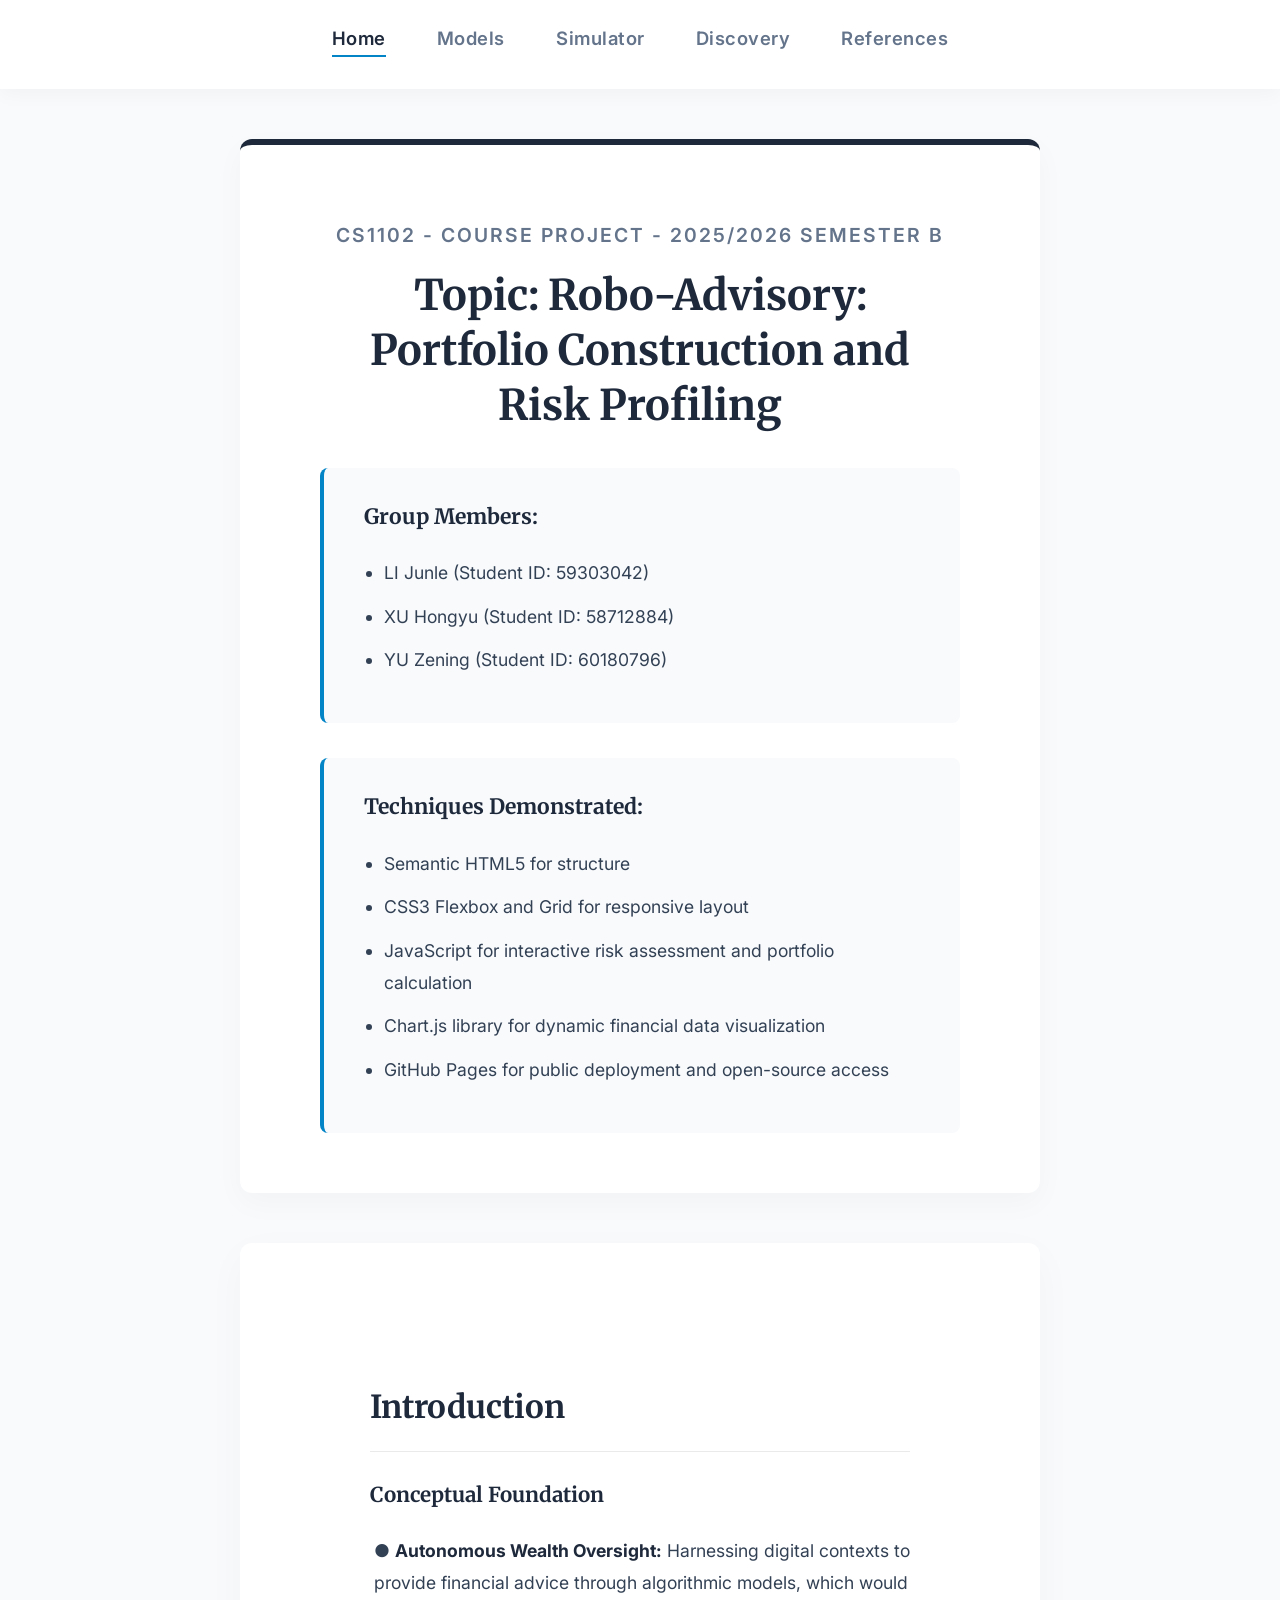
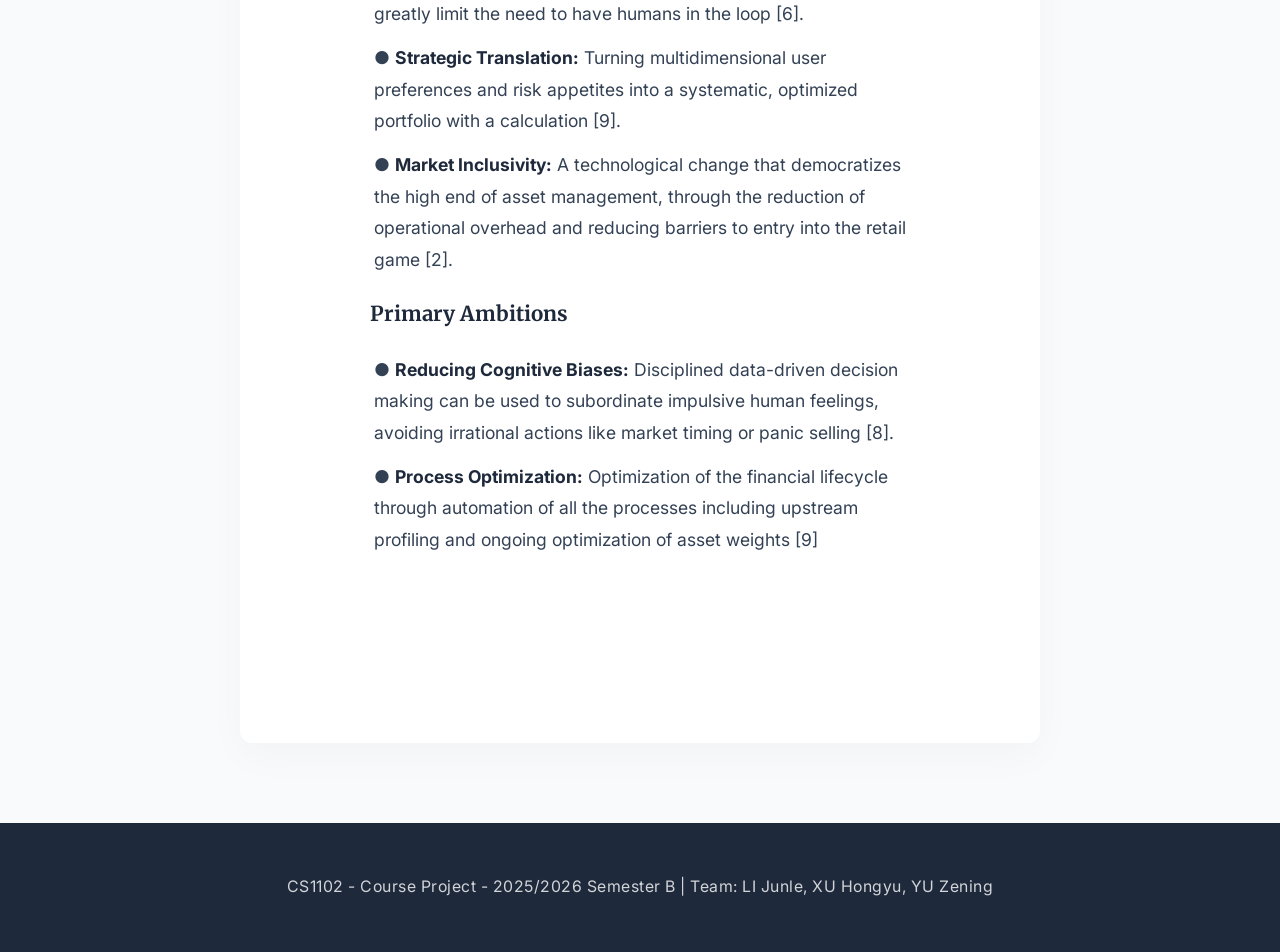
<file: index.html>
<!DOCTYPE html>
<html lang="en">
  <head>
    <meta charset="UTF-8" />
    <meta name="viewport" content="width=device-width, initial-scale=1.0" />
    <title>CS1102 Project - Robo-Advisory</title>
    <link rel="stylesheet" href="css/style.css" />
    <link rel="stylesheet" href="css/responsive.css" />
  </head>
  <body>
    <nav>
      <ul>
        <li><a href="index.html" class="active">Home</a></li>
        <li><a href="models.html">Models</a></li>
        <li><a href="simulator.html">Simulator</a></li>
        <li><a href="discovery.html">Discovery</a></li>
        <li><a href="references.html">References</a></li>
      </ul>
    </nav>

    <header>
      <h1>CS1102 - Course Project - 2025/2026 Semester B</h1>
      <h2>Topic: Robo-Advisory: Portfolio Construction and Risk Profiling</h2>

      <div class="group-info">
        <h3>Group Members:</h3>
        <ul>
          <li>LI Junle (Student ID: 59303042)</li>
          <li>XU Hongyu (Student ID: 58712884)</li>
          <li>YU Zening (Student ID: 60180796)</li>
        </ul>
      </div>

      <div class="techniques">
        <h3>Techniques Demonstrated:</h3>
        <ul>
          <li>Semantic HTML5 for structure</li>
          <li>CSS3 Flexbox and Grid for responsive layout</li>
          <li>JavaScript for interactive risk assessment and portfolio calculation</li>
          <li>Chart.js library for dynamic financial data visualization</li>
          <li>GitHub Pages for public deployment and open-source access</li>
        </ul>
      </div>
    </header>

    <main>
      <section id="introduction">
        <h2>Introduction</h2>
        <h3>Conceptual Foundation</h3>
        <ul class="introduction-bullet-list">
          <li>
            ● <strong>Autonomous Wealth Oversight:</strong> Harnessing digital contexts to provide
            financial advice through algorithmic models, which would greatly limit the
            need to have humans in the loop [6].
          </li>
          <li>
            ● <strong>Strategic Translation:</strong> Turning multidimensional user preferences and risk
            appetites into a systematic, optimized portfolio with a calculation [9].
          </li>
          <li>
            ● <strong>Market Inclusivity:</strong> A technological change that democratizes the high end of
            asset management, through the reduction of operational overhead and reducing
            barriers to entry into the retail game [2].
          </li>
        </ul>

        <h3>Primary Ambitions</h3>
        <ul class="introduction-bullet-list">
          <li>
            ● <strong>Reducing Cognitive Biases:</strong> Disciplined data-driven decision making can be
            used to subordinate impulsive human feelings, avoiding irrational actions like
            market timing or panic selling [8].
          </li>
          <li>
            ● <strong>Process Optimization:</strong> Optimization of the financial lifecycle through
            automation of all the processes including upstream profiling and ongoing
            optimization of asset weights [9]
          </li>
        </ul>
      </section>
    </main>

    <footer>
      <p>CS1102 - Course Project - 2025/2026 Semester B | Team: LI Junle, XU Hongyu, YU Zening</p>
    </footer>
  </body>
</html>
</file>
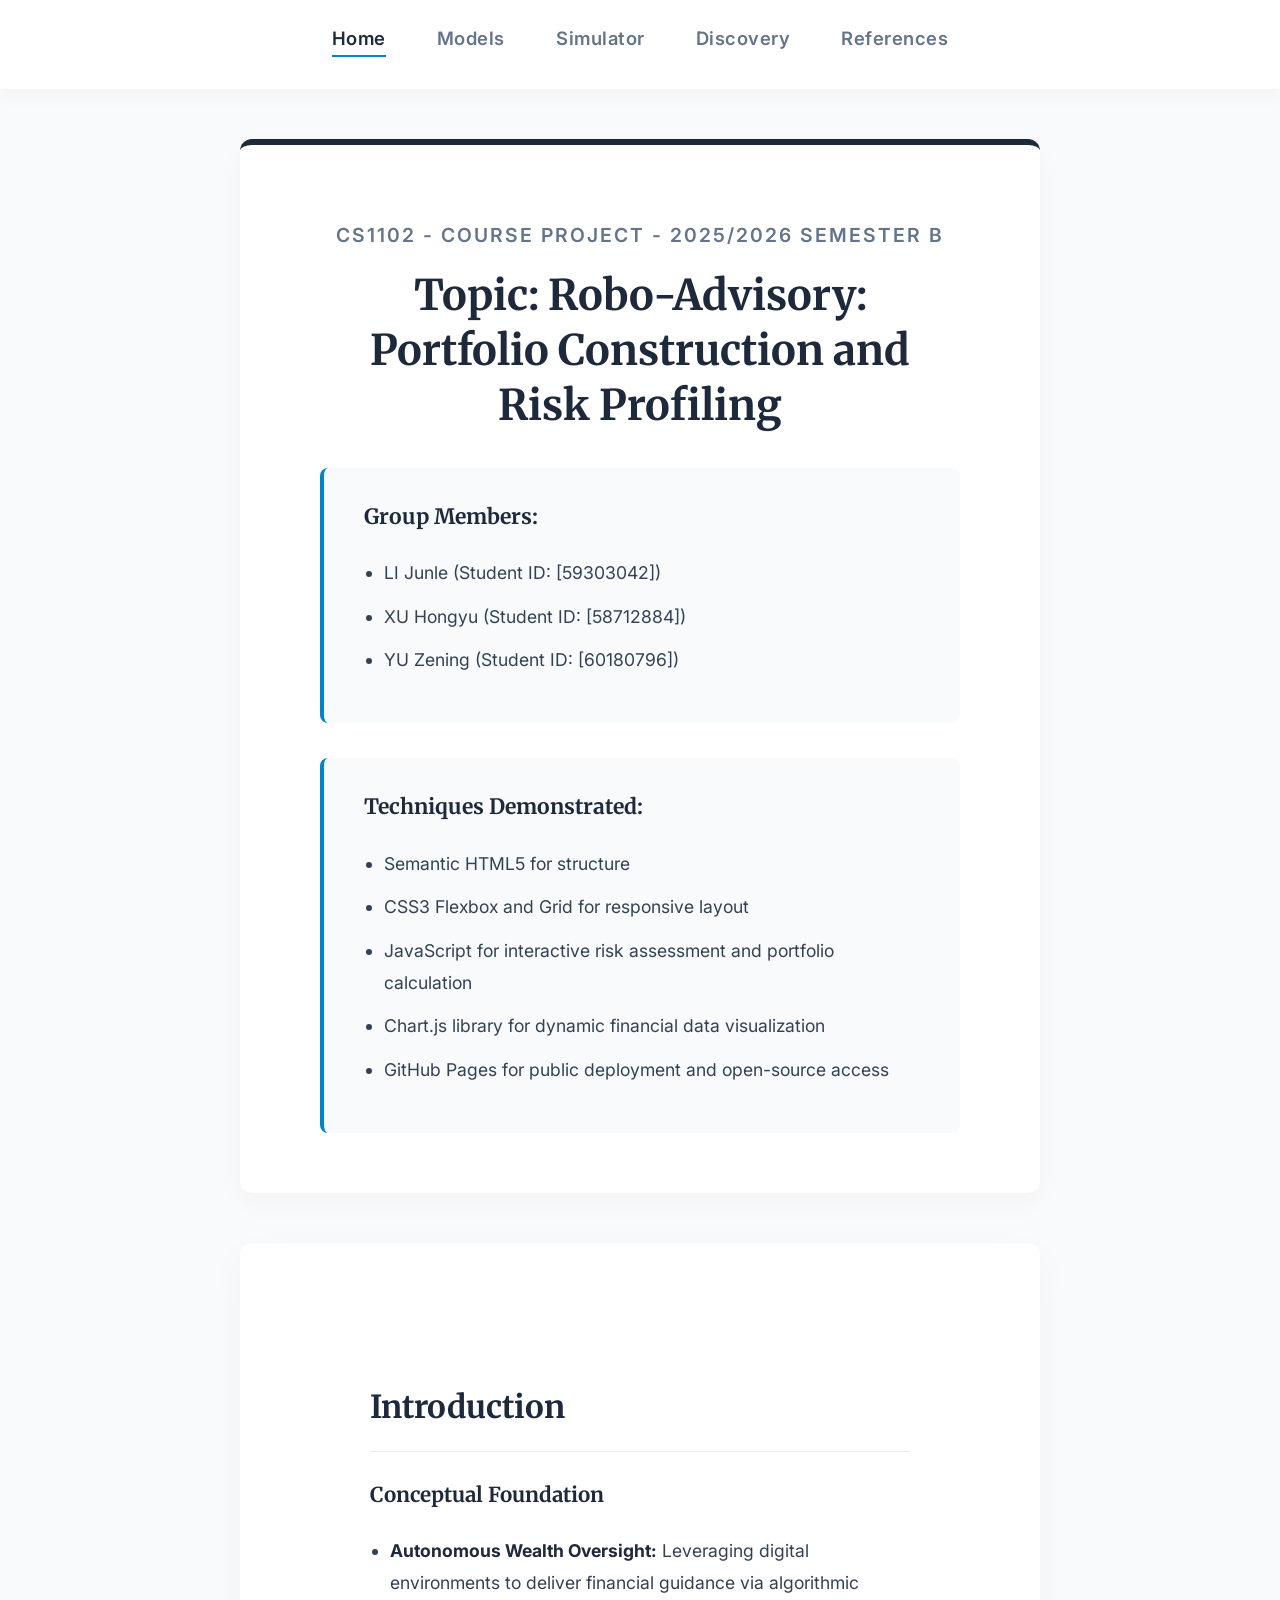
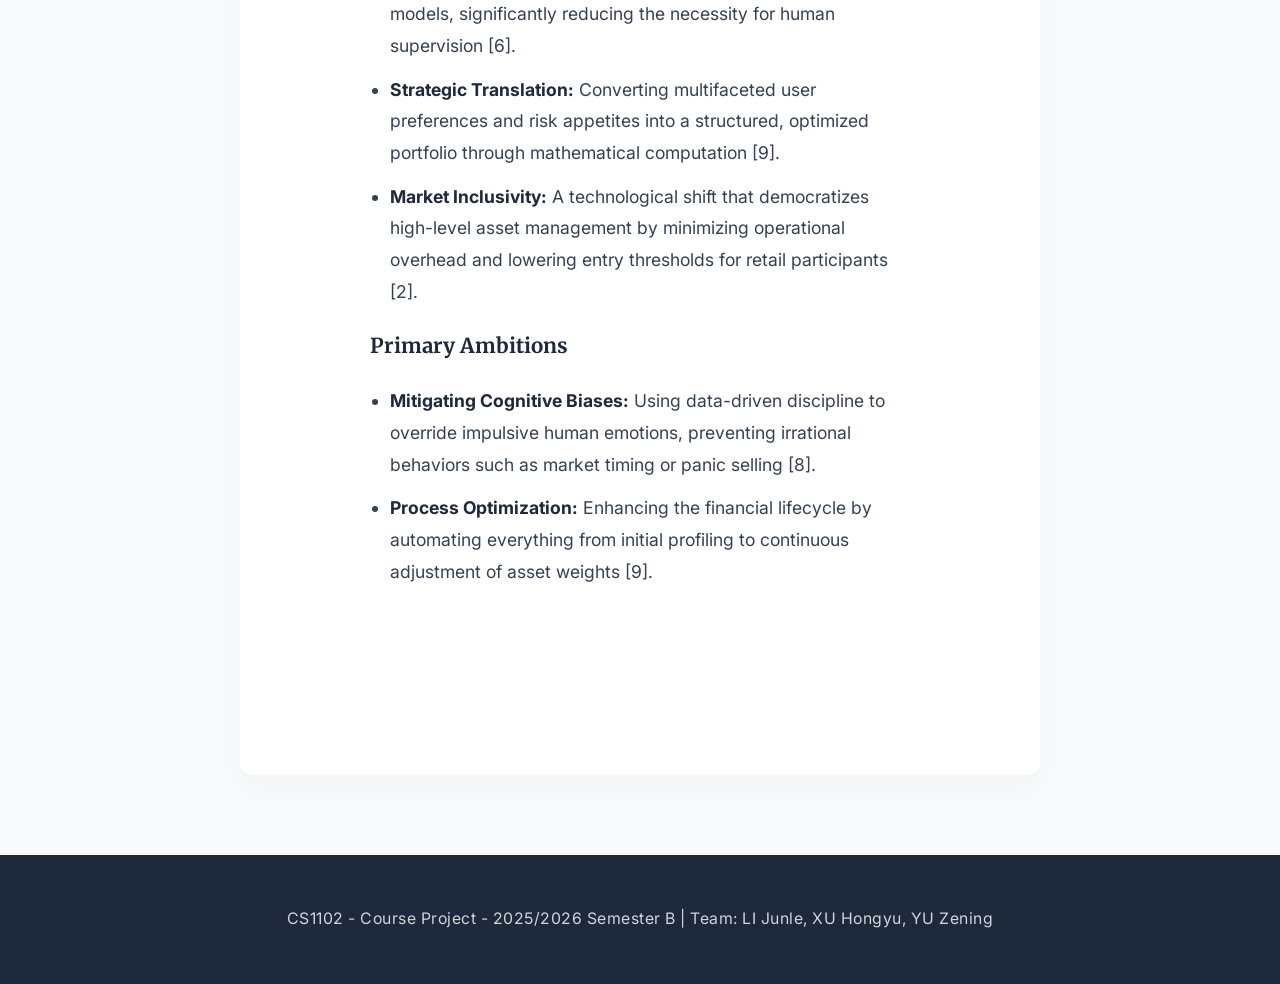
<file: 1102-main/index.html>
<!DOCTYPE html>
<html lang="en">
  <head>
    <meta charset="UTF-8" />
    <meta name="viewport" content="width=device-width, initial-scale=1.0" />
    <title>CS1102 Project - Robo-Advisory</title>
    <link rel="stylesheet" href="css/style.css" />
    <link rel="stylesheet" href="css/responsive.css" />
  </head>
  <body>
    <nav>
      <ul>
        <li><a href="index.html" class="active">Home</a></li>
        <li><a href="models.html">Models</a></li>
        <li><a href="simulator.html">Simulator</a></li>
        <li><a href="discovery.html">Discovery</a></li>
        <li><a href="references.html">References</a></li>
      </ul>
    </nav>

    <header>
      <h1>CS1102 - Course Project - 2025/2026 Semester B</h1>
      <h2>Topic: Robo-Advisory: Portfolio Construction and Risk Profiling</h2>

      <div class="group-info">
        <h3>Group Members:</h3>
        <ul>
          <li>LI Junle (Student ID: [59303042])</li>
          <li>XU Hongyu (Student ID: [58712884])</li>
          <li>YU Zening (Student ID: [60180796])</li>
        </ul>
      </div>

      <div class="techniques">
        <h3>Techniques Demonstrated:</h3>
        <ul>
          <li>Semantic HTML5 for structure</li>
          <li>CSS3 Flexbox and Grid for responsive layout</li>
          <li>JavaScript for interactive risk assessment and portfolio calculation</li>
          <li>Chart.js library for dynamic financial data visualization</li>
          <li>GitHub Pages for public deployment and open-source access</li>
        </ul>
      </div>
    </header>

    <main>
      <section id="introduction">
        <h2>Introduction</h2>
        <h3>Conceptual Foundation</h3>
        <ul>
          <li><strong>Autonomous Wealth Oversight:</strong> Leveraging digital environments to deliver financial guidance via algorithmic models, significantly reducing the necessity for human supervision [6].</li>
          <li><strong>Strategic Translation:</strong> Converting multifaceted user preferences and risk appetites into a structured, optimized portfolio through mathematical computation [9].</li>
          <li><strong>Market Inclusivity:</strong> A technological shift that democratizes high-level asset management by minimizing operational overhead and lowering entry thresholds for retail participants [2].</li>
        </ul>

        <h3>Primary Ambitions</h3>
        <ul>
          <li><strong>Mitigating Cognitive Biases:</strong> Using data-driven discipline to override impulsive human emotions, preventing irrational behaviors such as market timing or panic selling [8].</li>
          <li><strong>Process Optimization:</strong> Enhancing the financial lifecycle by automating everything from initial profiling to continuous adjustment of asset weights [9].</li>
        </ul>
      </section>
    </main>

    <footer>
      <p>CS1102 - Course Project - 2025/2026 Semester B | Team: LI Junle, XU Hongyu, YU Zening</p>
    </footer>
  </body>
</html>
</file>
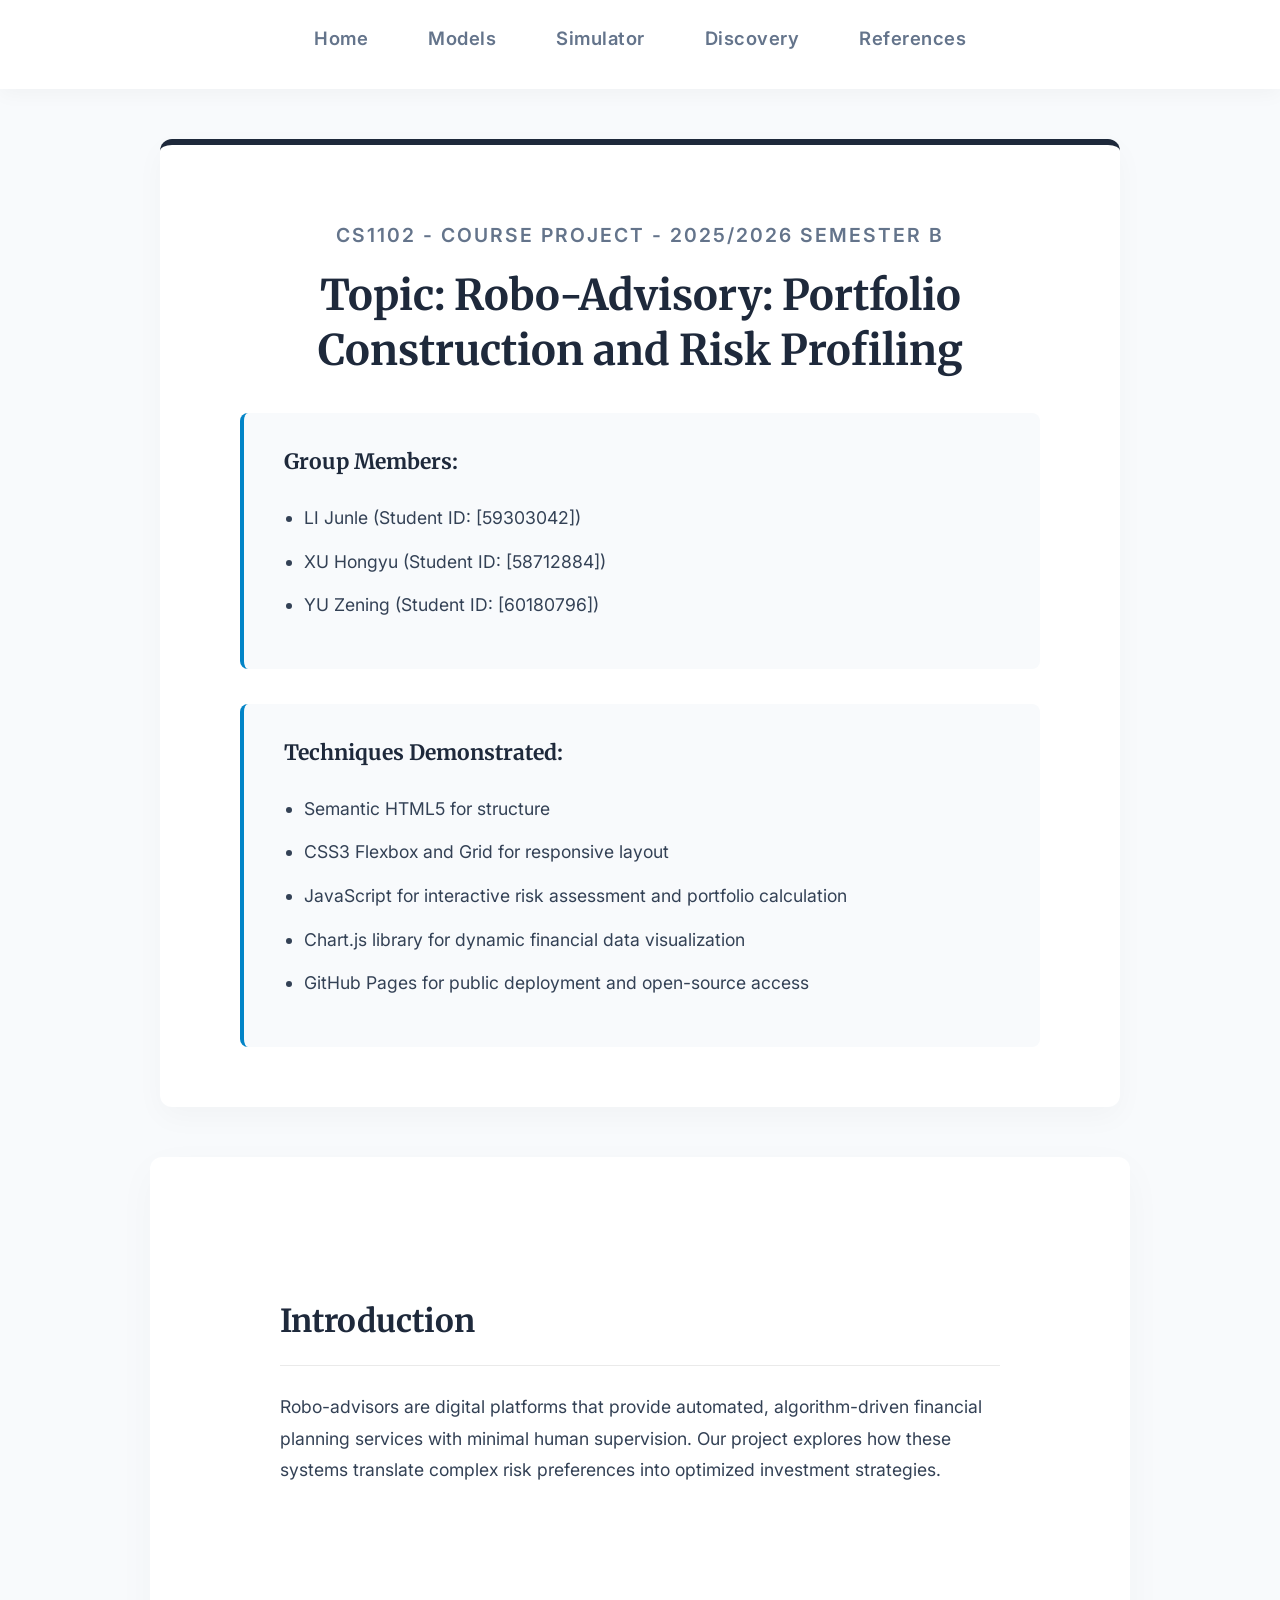
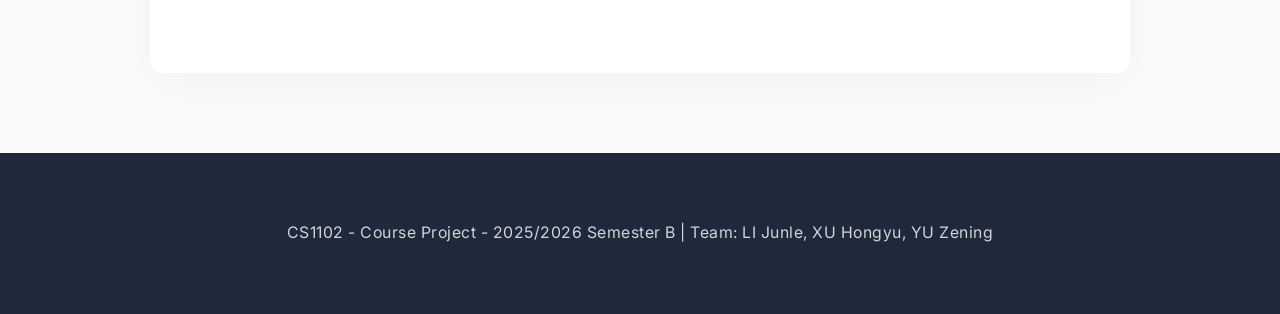
<file: CS1102-Course-Project-main/CS1102-Course-Project-main/index.html>
<!DOCTYPE html>
<html lang="en">
<head>
    <meta charset="UTF-8">
    <meta name="viewport" content="width=device-width, initial-scale=1.0">
    <title>CS1102 Project - Robo-Advisory</title>
    <link rel="stylesheet" href="style.css">
</head>
<body>

    <nav>
        <ul>
            <li><a href="index.html">Home</a></li>
            <li><a href="models.html">Models</a></li>
            <li><a href="simulator.html">Simulator</a></li>
            <li><a href="discovery.html">Discovery</a></li>
            <li><a href="references.html">References</a></li>
        </ul>
    </nav>

    <header>
        <h1>CS1102 - Course Project - 2025/2026 Semester B</h1>
        <h2>Topic: Robo-Advisory: Portfolio Construction and Risk Profiling</h2>

        <div class="group-info">
            <h3>Group Members:</h3>
            <ul>
                <li>LI Junle (Student ID: [59303042])</li>
                <li>XU Hongyu (Student ID: [58712884])</li>
                <li>YU Zening (Student ID: [60180796])</li>
            </ul>
        </div>

        <div class="techniques">
            <h3>Techniques Demonstrated:</h3>
            <ul>
                <li>Semantic HTML5 for structure</li>
                <li>CSS3 Flexbox and Grid for responsive layout</li>
                <li>JavaScript for interactive risk assessment and portfolio calculation</li>
                <li>Chart.js library for dynamic financial data visualization</li>
                <li>GitHub Pages for public deployment and open-source access</li>
            </ul>
        </div>
    </header>

    <main>
        <section id="introduction">
            <h2>Introduction</h2>
            <p>
                Robo-advisors are digital platforms that provide automated, algorithm-driven financial planning services with minimal human supervision. 
                Our project explores how these systems translate complex risk preferences into optimized investment strategies.
            </p>
        </section>

        </main>

    <footer>
        <p>CS1102 - Course Project - 2025/2026 Semester B | Team: LI Junle, XU Hongyu, YU Zening</p>
    </footer>

</body>
</html>
</file>
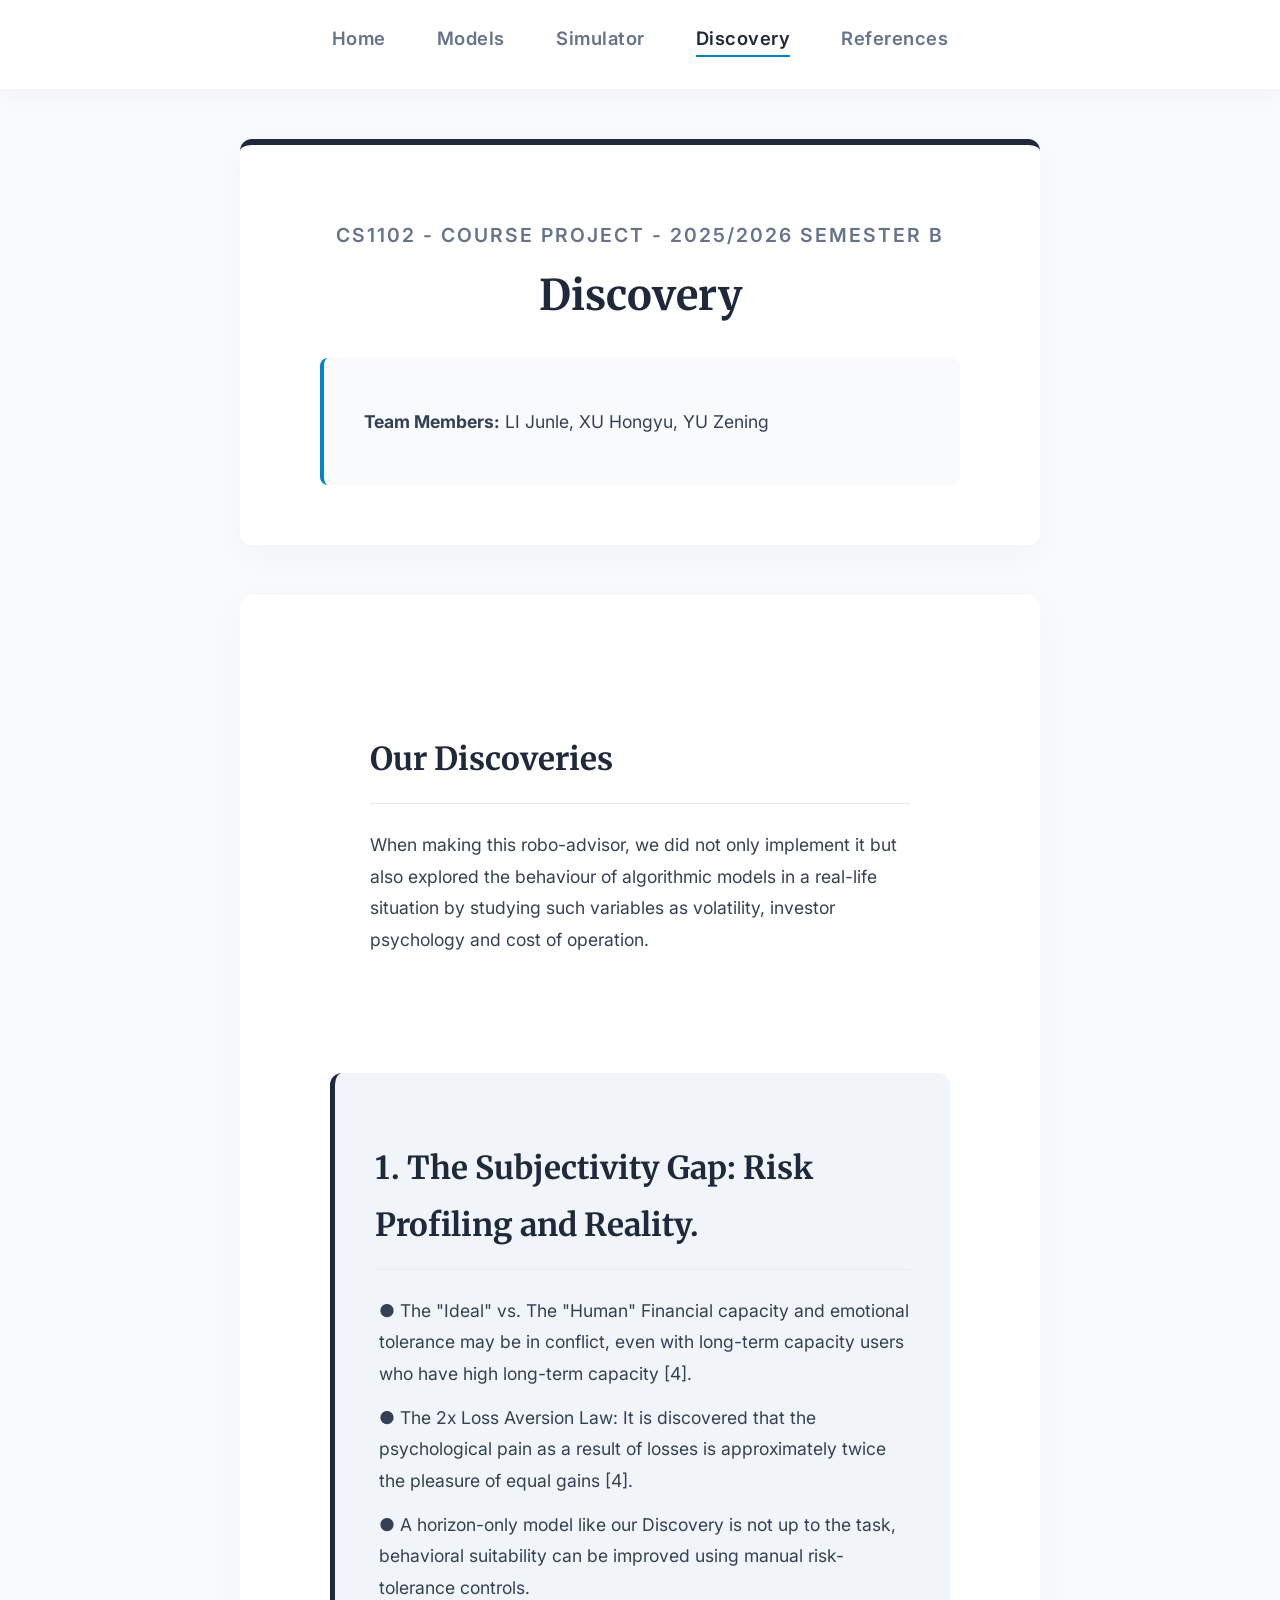
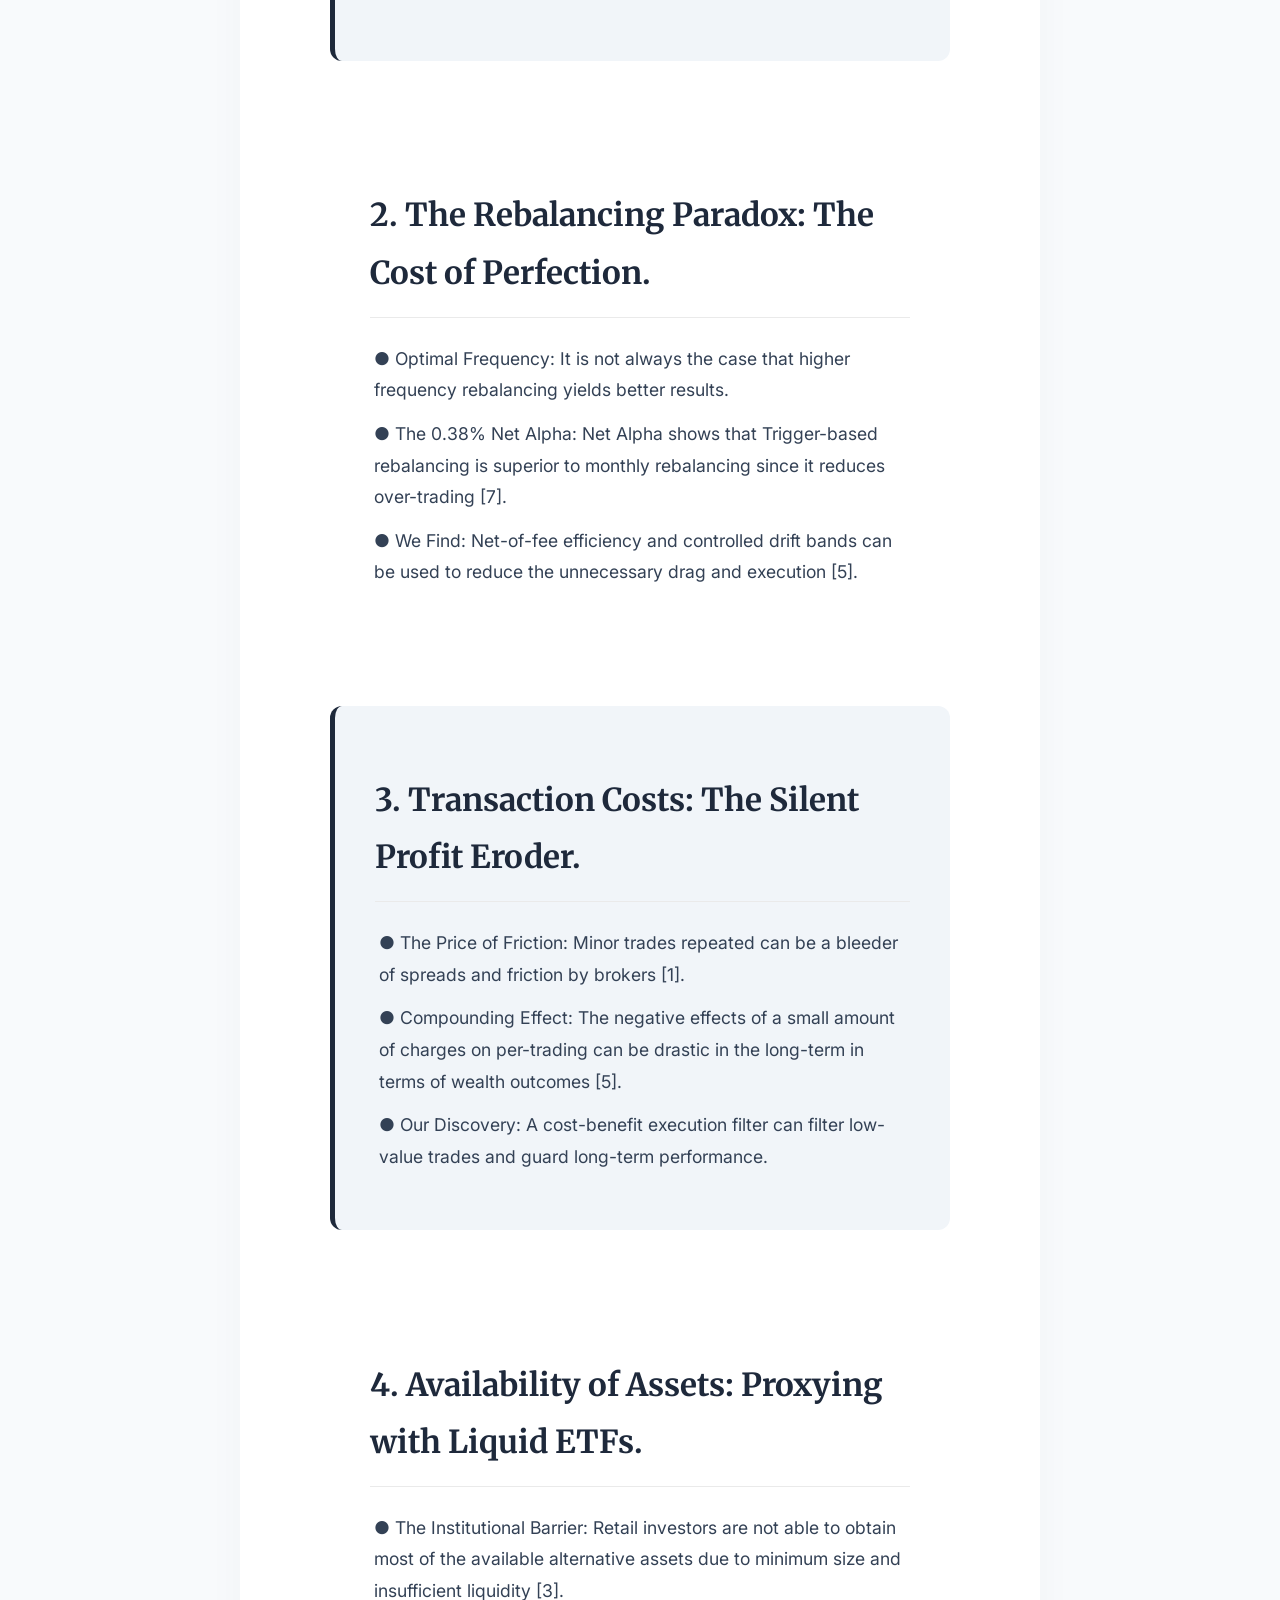
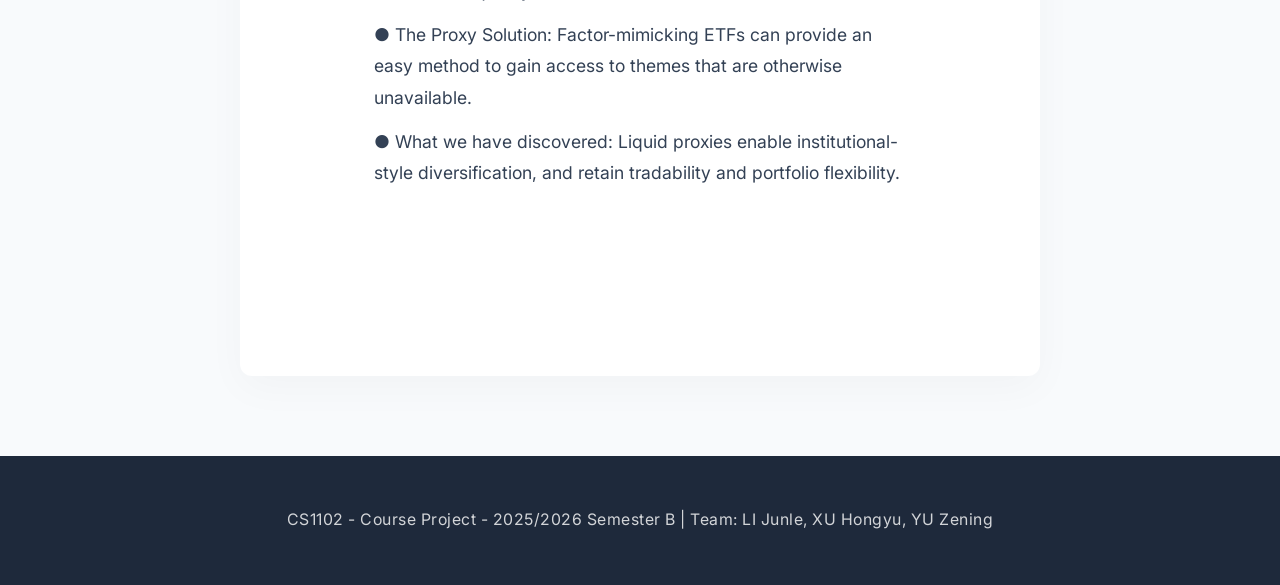
<file: discovery.html>
<!DOCTYPE html>
<html lang="en">
  <head>
    <meta charset="UTF-8" />
    <meta name="viewport" content="width=device-width, initial-scale=1.0" />
    <title>Discovery - Robo-Advisory | CS1102</title>
    <link rel="stylesheet" href="css/style.css" />
    <link rel="stylesheet" href="css/responsive.css" />
  </head>
  <body>
    <nav>
      <ul>
        <li><a href="index.html">Home</a></li>
        <li><a href="models.html">Models</a></li>
        <li><a href="simulator.html">Simulator</a></li>
        <li><a href="discovery.html" class="active">Discovery</a></li>
        <li><a href="references.html">References</a></li>
      </ul>
    </nav>

    <header>
      <h1>CS1102 - Course Project - 2025/2026 Semester B</h1>
      <h2>Discovery</h2>
      <div class="group-info">
        <p><strong>Team Members:</strong> LI Junle, XU Hongyu, YU Zening</p>
      </div>
    </header>

    <main>
      <section>
        <h2>Our Discoveries</h2>
        <p>
          When making this robo-advisor, we did not only implement it but also explored the
          behaviour of algorithmic models in a real-life situation by studying such variables as
          volatility, investor psychology and cost of operation.
        </p>
      </section>

      <section>
        <h2>1. The Subjectivity Gap: Risk Profiling and Reality.</h2>
        <ul class="introduction-bullet-list">
          <li>
            ● The &quot;Ideal&quot; vs. The &quot;Human&quot; Financial capacity and emotional tolerance may
            be in conflict, even with long-term capacity users who have high long-term
            capacity [4].
          </li>
          <li>
            ● The 2x Loss Aversion Law: It is discovered that the psychological pain as a
            result of losses is approximately twice the pleasure of equal gains [4].
          </li>
          <li>
            ● A horizon-only model like our Discovery is not up to the task, behavioral
            suitability can be improved using manual risk-tolerance controls.
          </li>
        </ul>
      </section>

      <section>
        <h2>2. The Rebalancing Paradox: The Cost of Perfection.</h2>
        <ul class="introduction-bullet-list">
          <li>
            ● Optimal Frequency: It is not always the case that higher frequency rebalancing
            yields better results.
          </li>
          <li>
            ● The 0.38% Net Alpha: Net Alpha shows that Trigger-based rebalancing is
            superior to monthly rebalancing since it reduces over-trading [7].
          </li>
          <li>
            ● We Find: Net-of-fee efficiency and controlled drift bands can be used to
            reduce the unnecessary drag and execution [5].
          </li>
        </ul>
      </section>

      <section>
        <h2>3. Transaction Costs: The Silent Profit Eroder.</h2>
        <ul class="introduction-bullet-list">
          <li>
            ● The Price of Friction: Minor trades repeated can be a bleeder of spreads and
            friction by brokers [1].
          </li>
          <li>
            ● Compounding Effect: The negative effects of a small amount of charges on
            per-trading can be drastic in the long-term in terms of wealth outcomes [5].
          </li>
          <li>
            ● Our Discovery: A cost-benefit execution filter can filter low-value trades and
            guard long-term performance.
          </li>
        </ul>
      </section>

      <section>
        <h2>4. Availability of Assets: Proxying with Liquid ETFs.</h2>
        <ul class="introduction-bullet-list">
          <li>
            ● The Institutional Barrier: Retail investors are not able to obtain most of the
            available alternative assets due to minimum size and insufficient liquidity [3].
          </li>
          <li>
            ● The Proxy Solution: Factor-mimicking ETFs can provide an easy method to
            gain access to themes that are otherwise unavailable.
          </li>
          <li>
            ● What we have discovered: Liquid proxies enable institutional-style
            diversification, and retain tradability and portfolio flexibility.
          </li>
        </ul>
      </section>
    </main>

    <footer>
      <p>CS1102 - Course Project - 2025/2026 Semester B | Team: LI Junle, XU Hongyu, YU Zening</p>
    </footer>
  </body>
</html>
</file>
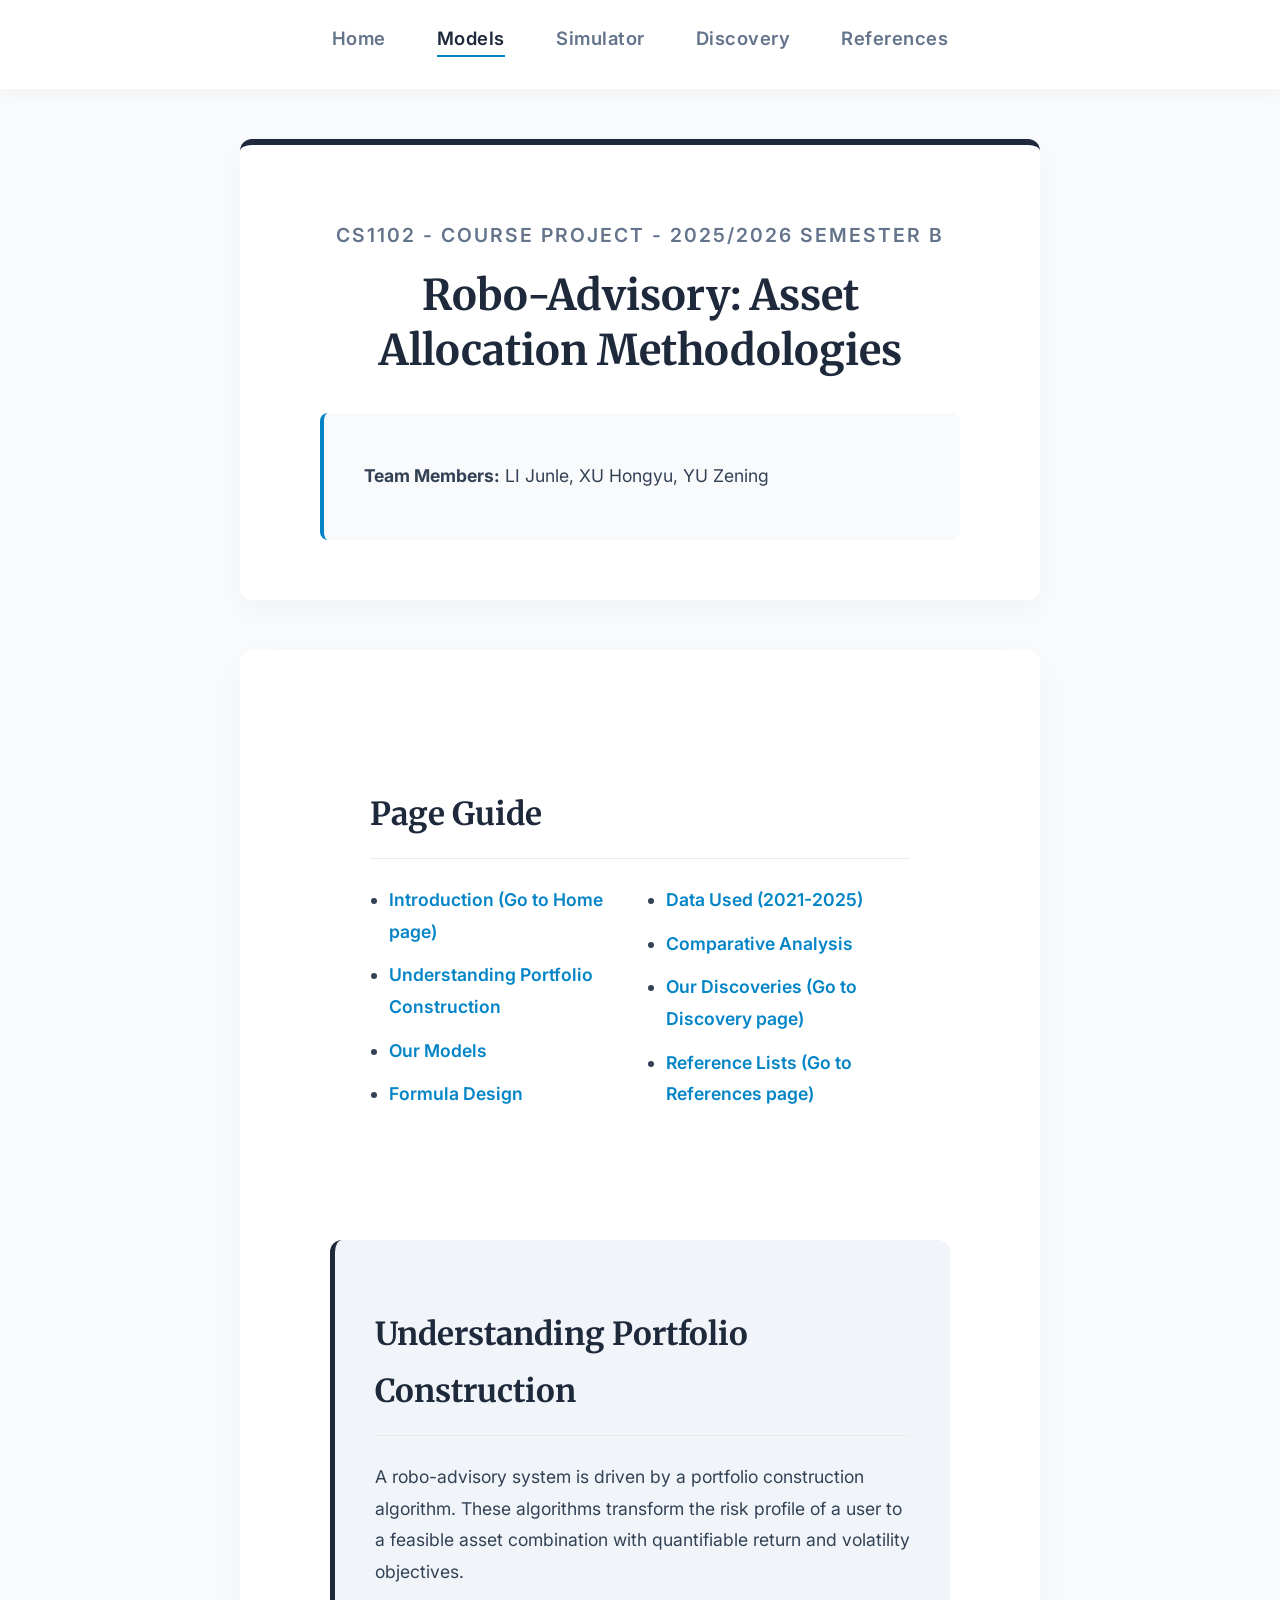
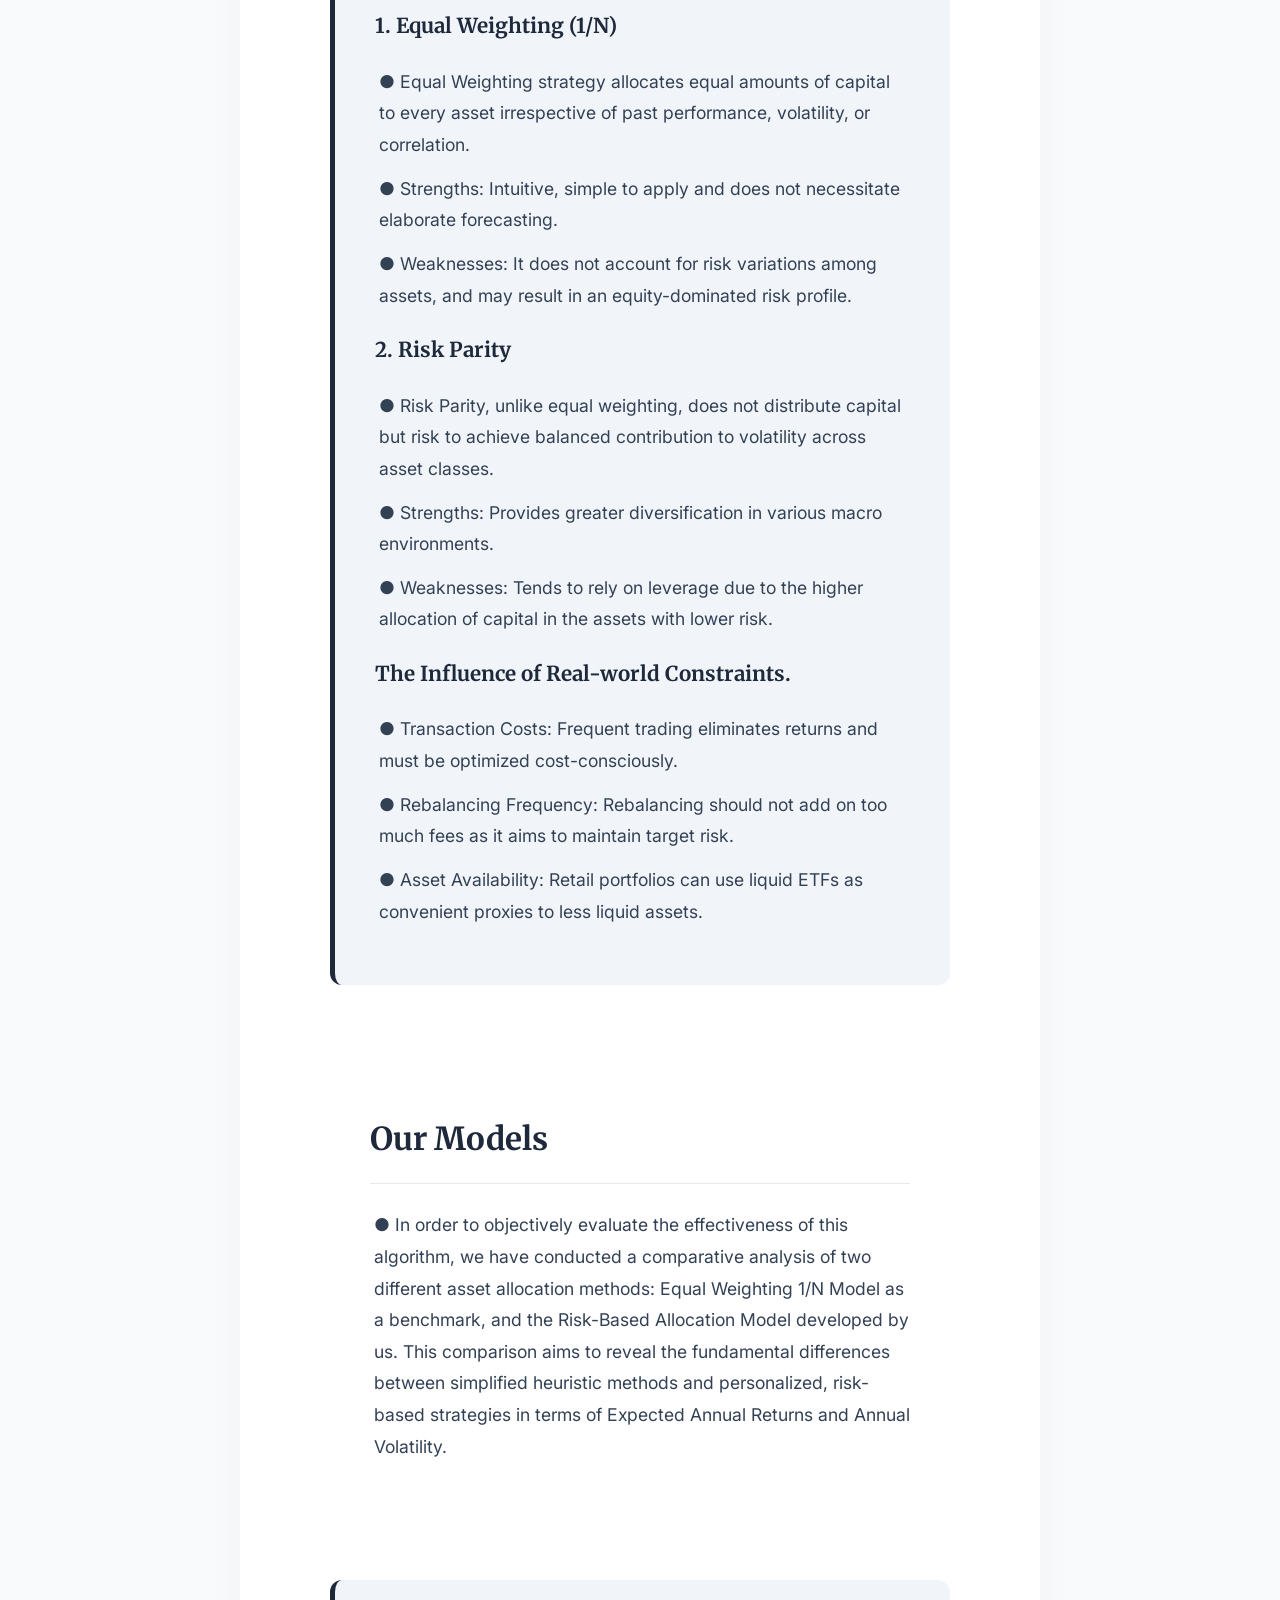
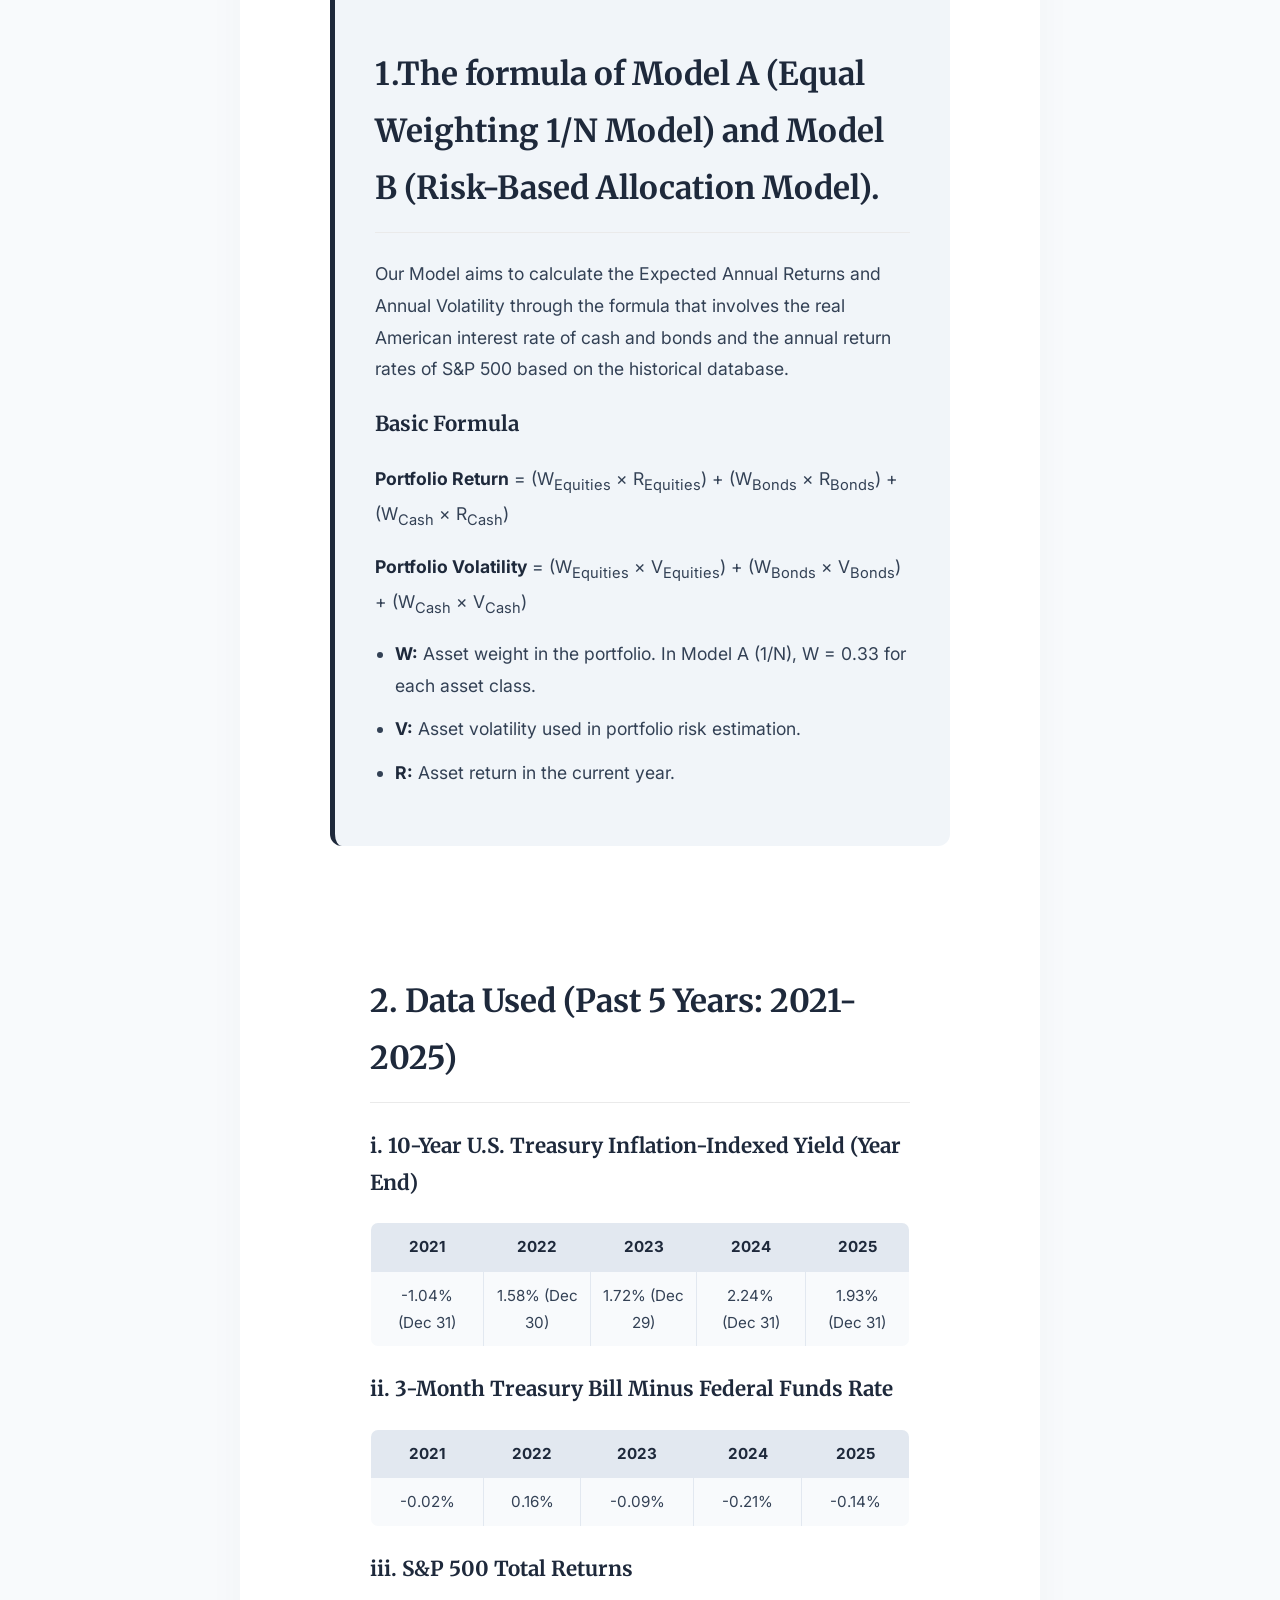
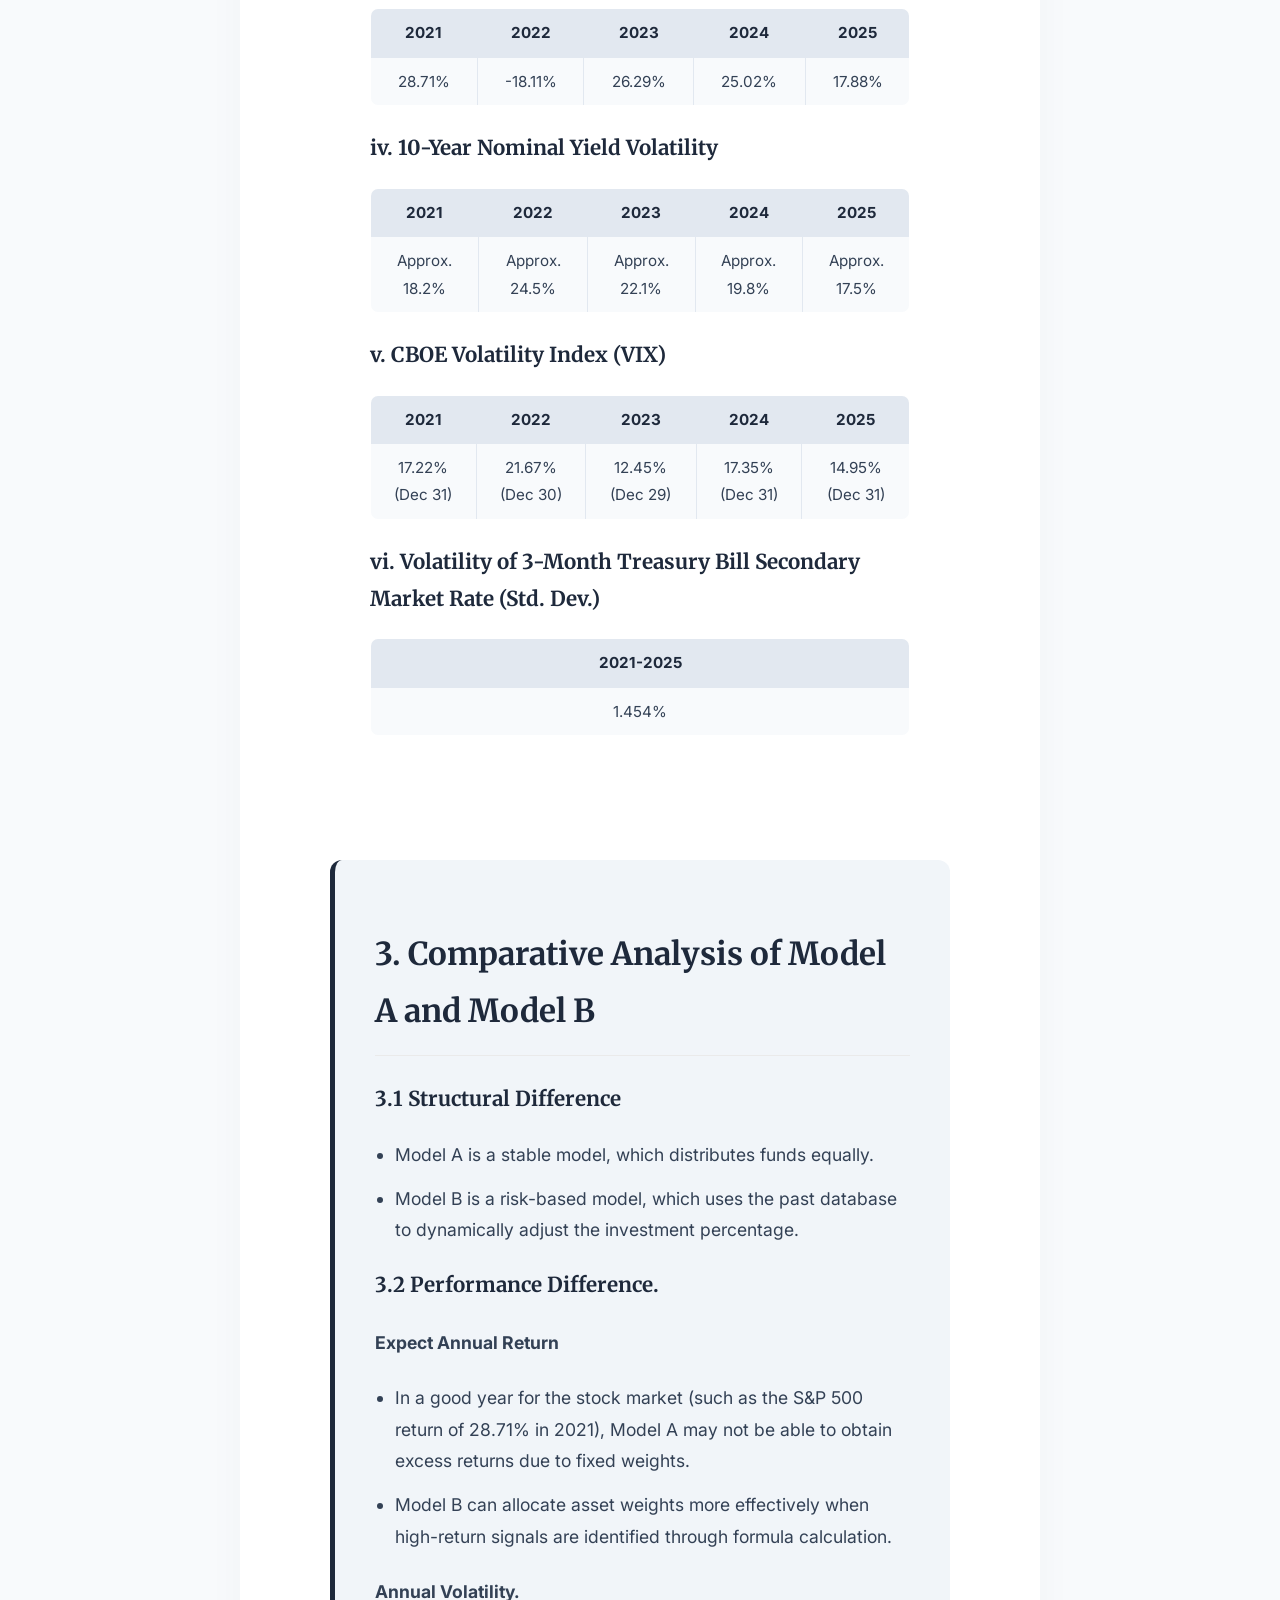
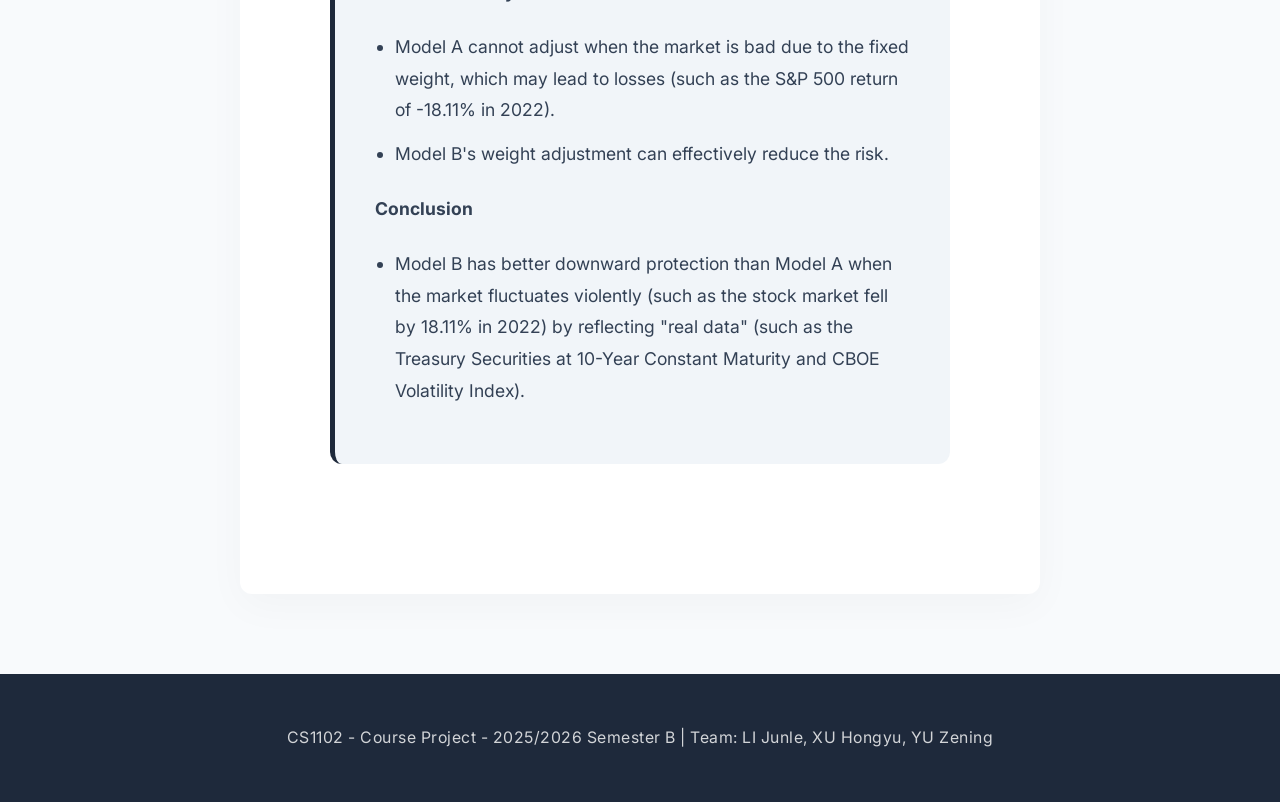
<file: models.html>
<!DOCTYPE html>
<html lang="en">
  <head>
    <meta charset="UTF-8" />
    <meta name="viewport" content="width=device-width, initial-scale=1.0" />
    <title>Asset Allocation Models - Robo-Advisory</title>
    <link rel="stylesheet" href="css/style.css" />
    <link rel="stylesheet" href="css/responsive.css" />
  </head>
  <body>
    <nav>
      <ul>
        <li><a href="index.html">Home</a></li>
        <li><a href="models.html" class="active">Models</a></li>
        <li><a href="simulator.html">Simulator</a></li>
        <li><a href="discovery.html">Discovery</a></li>
        <li><a href="references.html">References</a></li>
      </ul>
    </nav>

    <header>
      <h1>CS1102 - Course Project - 2025/2026 Semester B</h1>
      <h2>Robo-Advisory: Asset Allocation Methodologies</h2>
      <div class="group-info">
        <p><strong>Team Members:</strong> LI Junle, XU Hongyu, YU Zening</p>
      </div>
    </header>

    <main>
      <section class="section-toc">
        <h2>Page Guide</h2>
        <ul>
          <li><a href="index.html#introduction">Introduction (Go to Home page)</a></li>
          <li><a href="#portfolio-construction">Understanding Portfolio Construction</a></li>
          <li><a href="#our-models">Our Models</a></li>
          <li><a href="#formula-design">Formula Design</a></li>
          <li><a href="#historical-data">Data Used (2021-2025)</a></li>
          <li><a href="#comparative-analysis">Comparative Analysis</a></li>
          <li><a href="discovery.html">Our Discoveries (Go to Discovery page)</a></li>
          <li><a href="references.html">Reference Lists (Go to References page)</a></li>
        </ul>
      </section>

      <section id="portfolio-construction">
        <h2>Understanding Portfolio Construction</h2>
        <p>
          A robo-advisory system is driven by a portfolio construction algorithm. These
          algorithms transform the risk profile of a user to a feasible asset combination with
          quantifiable return and volatility objectives.
        </p>

        <h3>1. Equal Weighting (1/N)</h3>
        <ul class="introduction-bullet-list">
          <li>
            ● Equal Weighting strategy allocates equal amounts of capital to every asset
            irrespective of past performance, volatility, or correlation.
          </li>
          <li>
            ● Strengths: Intuitive, simple to apply and does not necessitate elaborate
            forecasting.
          </li>
          <li>
            ● Weaknesses: It does not account for risk variations among assets, and may
            result in an equity-dominated risk profile.
          </li>
        </ul>

        <h3>2. Risk Parity</h3>
        <ul class="introduction-bullet-list">
          <li>
            ● Risk Parity, unlike equal weighting, does not distribute capital but risk to
            achieve balanced contribution to volatility across asset classes.
          </li>
          <li>
            ● Strengths: Provides greater diversification in various macro environments.
          </li>
          <li>
            ● Weaknesses: Tends to rely on leverage due to the higher allocation of capital in
            the assets with lower risk.
          </li>
        </ul>

        <h3>The Influence of Real-world Constraints.</h3>
        <ul class="introduction-bullet-list">
          <li>
            ● Transaction Costs: Frequent trading eliminates returns and must be optimized
            cost-consciously.
          </li>
          <li>
            ● Rebalancing Frequency: Rebalancing should not add on too much fees as it
            aims to maintain target risk.
          </li>
          <li>
            ● Asset Availability: Retail portfolios can use liquid ETFs as convenient proxies
            to less liquid assets.
          </li>
        </ul>
      </section>

      <section id="our-models">
        <h2>Our Models</h2>
        <ul class="introduction-bullet-list">
          <li>
            ● In order to objectively evaluate the effectiveness of this algorithm, we have
            conducted a comparative analysis of two different asset allocation methods:
            Equal Weighting 1/N Model as a benchmark, and the Risk-Based Allocation
            Model developed by us. This comparison aims to reveal the fundamental
            differences between simplified heuristic methods and personalized, risk-based
            strategies in terms of Expected Annual Returns and Annual Volatility.
          </li>
        </ul>
      </section>

      <section id="formula-design">
        <h2>1.The formula of Model A (Equal Weighting 1/N Model) and Model B (Risk-Based Allocation Model).</h2>
        <p>
          Our Model aims to calculate the Expected Annual Returns and Annual
          Volatility through the formula that involves the real American interest
          rate of cash and bonds and the annual return rates of S&amp;P 500 based on
          the historical database.
        </p>
        <h3>Basic Formula</h3>
        <p>
          <strong>Portfolio Return</strong> = (W<sub>Equities</sub> × R<sub>Equities</sub>)
          + (W<sub>Bonds</sub> × R<sub>Bonds</sub>) + (W<sub>Cash</sub> × R<sub>Cash</sub>)
        </p>
        <p>
          <strong>Portfolio Volatility</strong> = (W<sub>Equities</sub> × V<sub>Equities</sub>)
          + (W<sub>Bonds</sub> × V<sub>Bonds</sub>) + (W<sub>Cash</sub> × V<sub>Cash</sub>)
        </p>
        <ul>
          <li><strong>W:</strong> Asset weight in the portfolio. In Model A (1/N), W = 0.33 for each asset class.</li>
          <li><strong>V:</strong> Asset volatility used in portfolio risk estimation.</li>
          <li><strong>R:</strong> Asset return in the current year.</li>
        </ul>
      </section>

      <section id="historical-data">
        <h2>2. Data Used (Past 5 Years: 2021-2025)</h2>

        <h3>i. 10-Year U.S. Treasury Inflation-Indexed Yield (Year End)</h3>
        <table>
          <tr><th>2021</th><th>2022</th><th>2023</th><th>2024</th><th>2025</th></tr>
          <tr><td>-1.04% (Dec 31)</td><td>1.58% (Dec 30)</td><td>1.72% (Dec 29)</td><td>2.24% (Dec 31)</td><td>1.93% (Dec 31)</td></tr>
        </table>

        <h3>ii. 3-Month Treasury Bill Minus Federal Funds Rate</h3>
        <table>
          <tr><th>2021</th><th>2022</th><th>2023</th><th>2024</th><th>2025</th></tr>
          <tr><td>-0.02%</td><td>0.16%</td><td>-0.09%</td><td>-0.21%</td><td>-0.14%</td></tr>
        </table>

        <h3>iii. S&amp;P 500 Total Returns</h3>
        <table>
          <tr><th>2021</th><th>2022</th><th>2023</th><th>2024</th><th>2025</th></tr>
          <tr><td>28.71%</td><td>-18.11%</td><td>26.29%</td><td>25.02%</td><td>17.88%</td></tr>
        </table>

        <h3>iv. 10-Year Nominal Yield Volatility</h3>
        <table>
          <tr><th>2021</th><th>2022</th><th>2023</th><th>2024</th><th>2025</th></tr>
          <tr><td>Approx. 18.2%</td><td>Approx. 24.5%</td><td>Approx. 22.1%</td><td>Approx. 19.8%</td><td>Approx. 17.5%</td></tr>
        </table>

        <h3>v. CBOE Volatility Index (VIX)</h3>
        <table>
          <tr><th>2021</th><th>2022</th><th>2023</th><th>2024</th><th>2025</th></tr>
          <tr><td>17.22% (Dec 31)</td><td>21.67% (Dec 30)</td><td>12.45% (Dec 29)</td><td>17.35% (Dec 31)</td><td>14.95% (Dec 31)</td></tr>
        </table>

        <h3>vi. Volatility of 3-Month Treasury Bill Secondary Market Rate (Std. Dev.)</h3>
        <table>
          <tr><th>2021-2025</th></tr>
          <tr><td>1.454%</td></tr>
        </table>
      </section>

      <section id="comparative-analysis">
        <h2>3. Comparative Analysis of Model A and Model B</h2>

        <h3>3.1 Structural Difference</h3>
        <ul>
          <li>Model A is a stable model, which distributes funds equally.</li>
          <li>Model B is a risk-based model, which uses the past database to dynamically adjust the investment percentage.</li>
        </ul>

        <h3>3.2 Performance Difference.</h3>
        <h4>Expect Annual Return</h4>
        <ul>
          <li>In a good year for the stock market (such as the S&amp;P 500 return of 28.71% in 2021), Model A may not be able to obtain excess returns due to fixed weights.</li>
          <li>Model B can allocate asset weights more effectively when high-return signals are identified through formula calculation.</li>
        </ul>

        <h4>Annual Volatility.</h4>
        <ul>
          <li>Model A cannot adjust when the market is bad due to the fixed weight, which may lead to losses (such as the S&amp;P 500 return of -18.11% in 2022).</li>
          <li>Model B&apos;s weight adjustment can effectively reduce the risk.</li>
        </ul>

        <h4>Conclusion</h4>
        <ul>
          <li>Model B has better downward protection than Model A when the market fluctuates violently (such as the stock market fell by 18.11% in 2022) by reflecting &quot;real data&quot; (such as the Treasury Securities at 10-Year Constant Maturity and CBOE Volatility Index).</li>
        </ul>
      </section>

    </main>

    <footer>
      <p>CS1102 - Course Project - 2025/2026 Semester B | Team: LI Junle, XU Hongyu, YU Zening</p>
    </footer>
  </body>
</html>
</file>
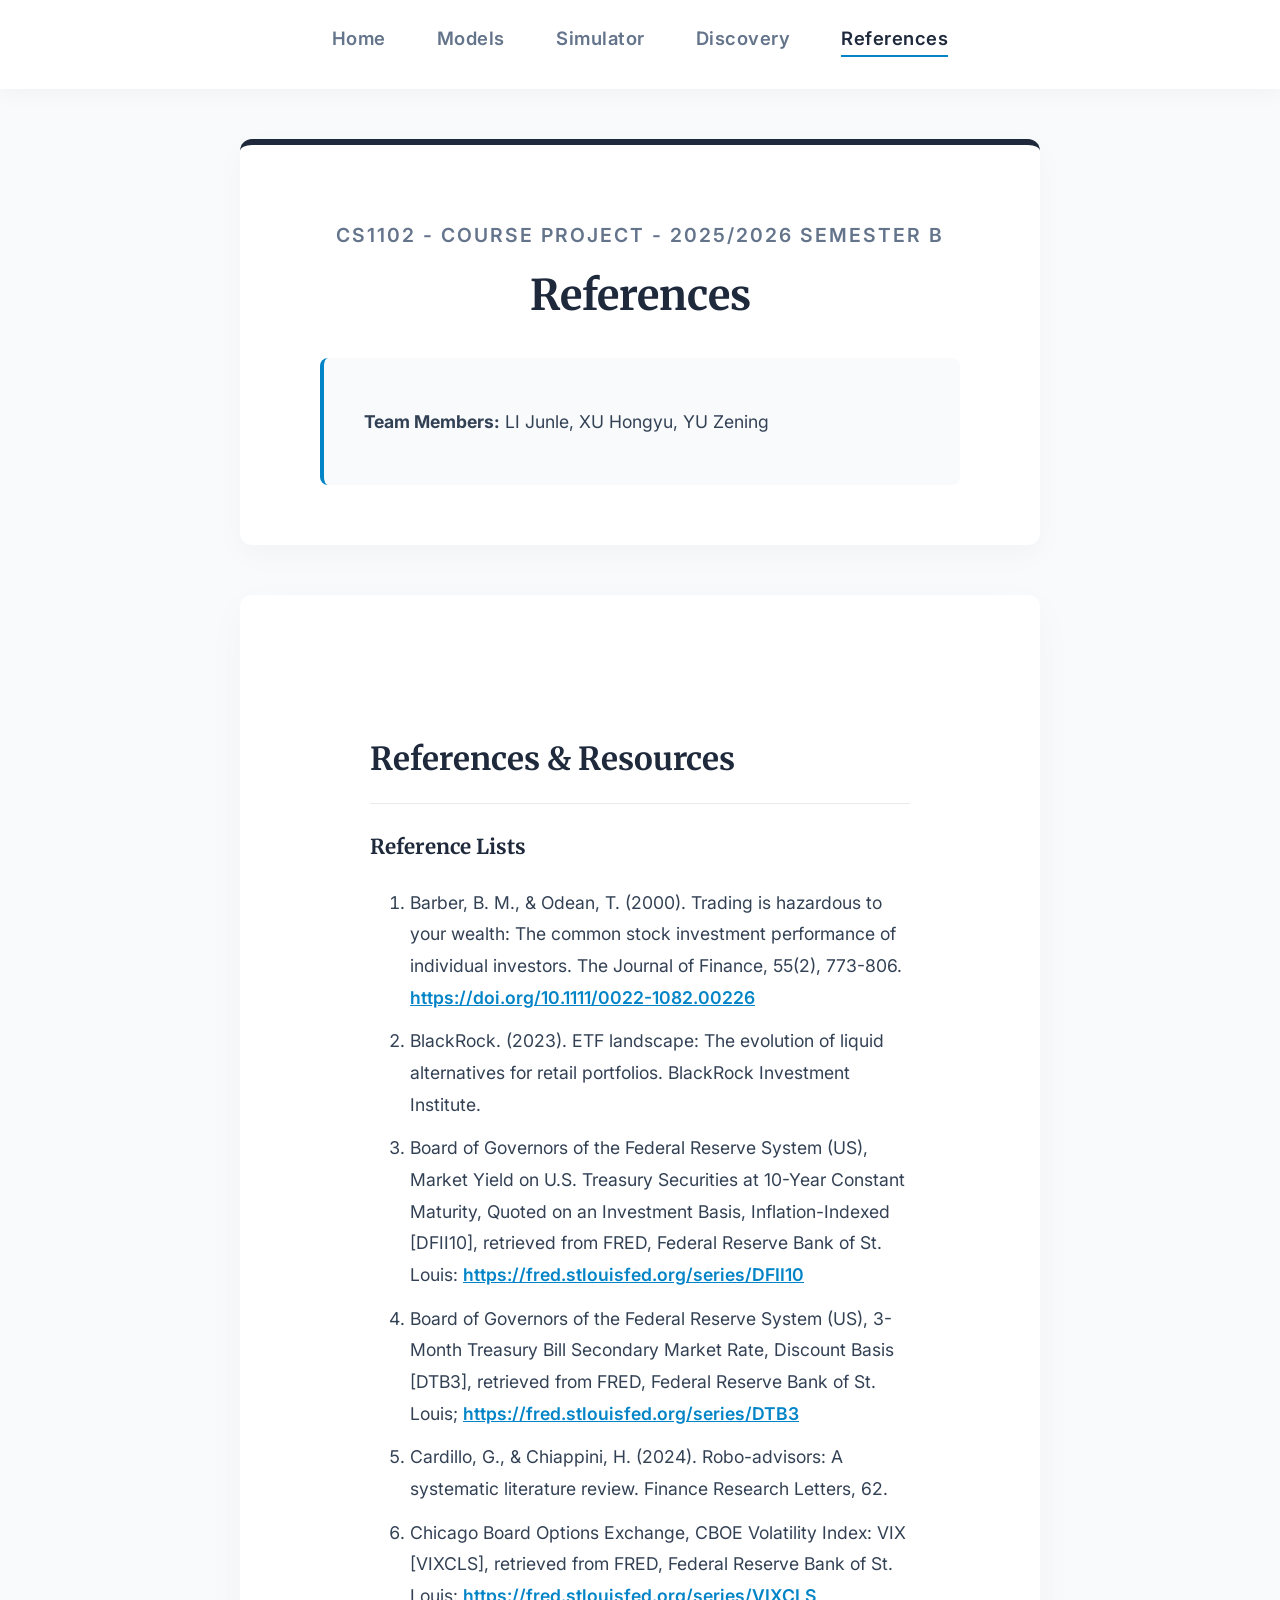
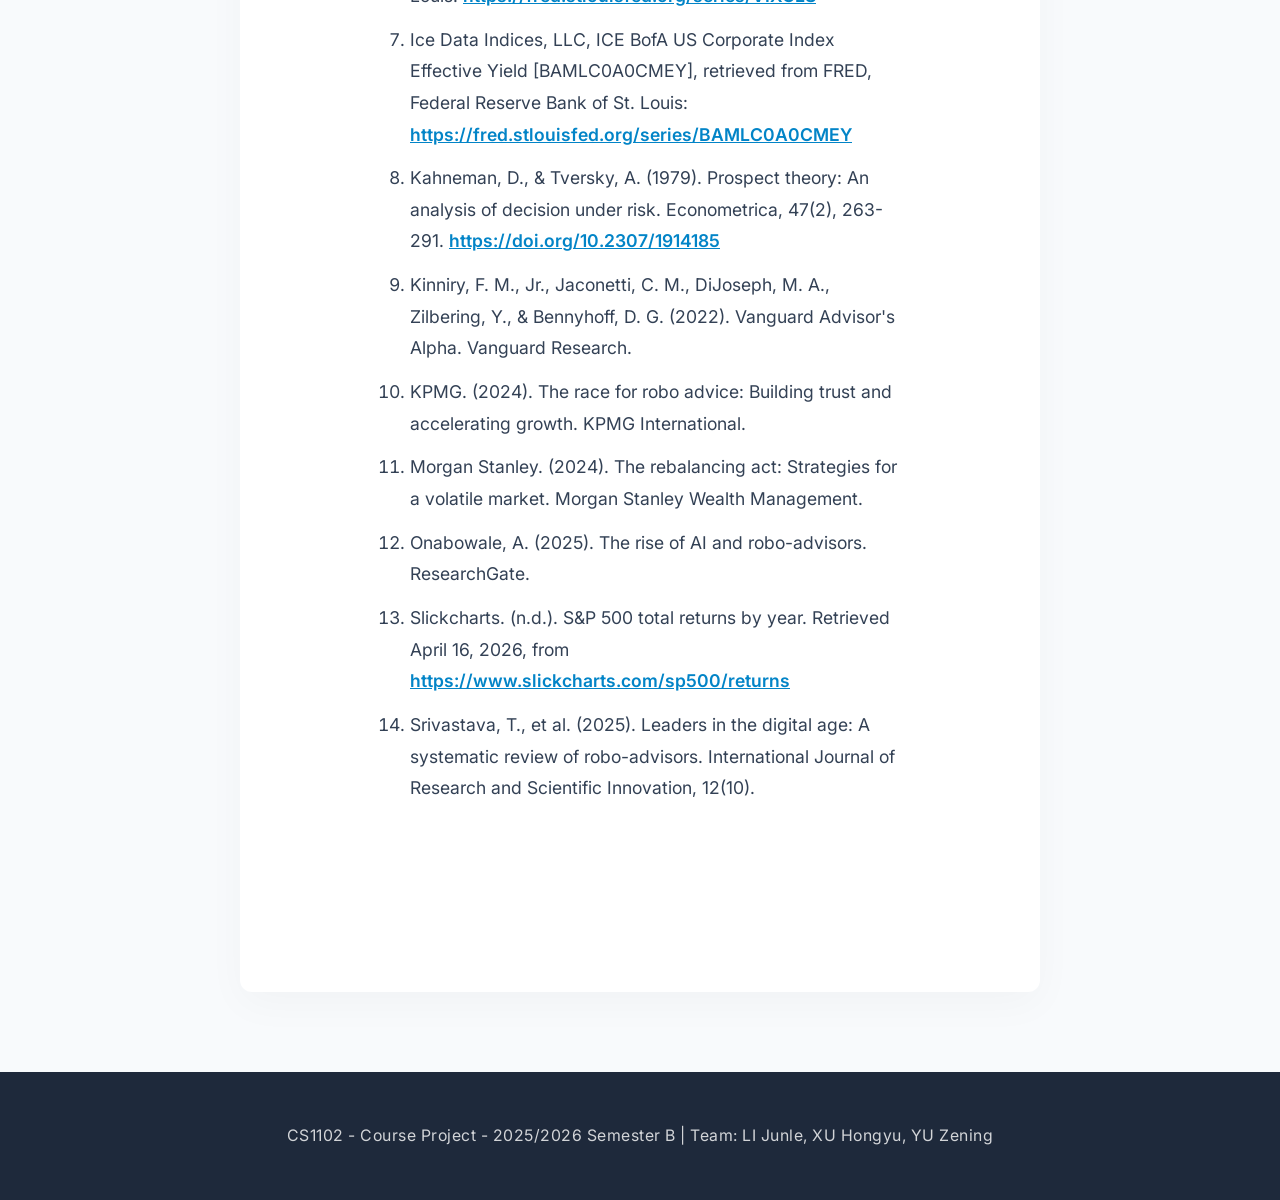
<file: references.html>
<!DOCTYPE html>
<html lang="en">
  <head>
    <meta charset="UTF-8" />
    <meta name="viewport" content="width=device-width, initial-scale=1.0" />
    <title>References - Robo-Advisory | CS1102</title>
    <link rel="stylesheet" href="css/style.css" />
    <link rel="stylesheet" href="css/responsive.css" />
  </head>
  <body>
    <nav>
      <ul>
        <li><a href="index.html">Home</a></li>
        <li><a href="models.html">Models</a></li>
        <li><a href="simulator.html">Simulator</a></li>
        <li><a href="discovery.html">Discovery</a></li>
        <li><a href="references.html" class="active">References</a></li>
      </ul>
    </nav>

    <header>
      <h1>CS1102 - Course Project - 2025/2026 Semester B</h1>
      <h2>References</h2>
      <div class="group-info">
        <p><strong>Team Members:</strong> LI Junle, XU Hongyu, YU Zening</p>
      </div>
    </header>

    <main>
      <section>
        <h2>References &amp; Resources</h2>
        <h3>Reference Lists</h3>
        <ol>
          <li>
            Barber, B. M., &amp; Odean, T. (2000). Trading is hazardous to your wealth: The
            common stock investment performance of individual investors. The Journal of
            Finance, 55(2), 773-806.
            <a href="https://doi.org/10.1111/0022-1082.00226">https://doi.org/10.1111/0022-1082.00226</a>
          </li>
          <li>
            BlackRock. (2023). ETF landscape: The evolution of liquid alternatives for
            retail portfolios. BlackRock Investment Institute.
          </li>
          <li>
            Board of Governors of the Federal Reserve System (US), Market Yield on
            U.S. Treasury Securities at 10-Year Constant Maturity, Quoted on an
            Investment Basis, Inflation-Indexed [DFII10], retrieved from FRED, Federal
            Reserve Bank of St. Louis:
            <a href="https://fred.stlouisfed.org/series/DFII10">https://fred.stlouisfed.org/series/DFII10</a>
          </li>
          <li>
            Board of Governors of the Federal Reserve System (US), 3-Month Treasury
            Bill Secondary Market Rate, Discount Basis [DTB3], retrieved from FRED,
            Federal Reserve Bank of St. Louis;
            <a href="https://fred.stlouisfed.org/series/DTB3">https://fred.stlouisfed.org/series/DTB3</a>
          </li>
          <li>
            Cardillo, G., &amp; Chiappini, H. (2024). Robo-advisors: A systematic literature
            review. Finance Research Letters, 62.
          </li>
          <li>
            Chicago Board Options Exchange, CBOE Volatility Index: VIX [VIXCLS],
            retrieved from FRED, Federal Reserve Bank of St.
            Louis:
            <a href="https://fred.stlouisfed.org/series/VIXCLS">https://fred.stlouisfed.org/series/VIXCLS</a>
          </li>
          <li>
            Ice Data Indices, LLC, ICE BofA US Corporate Index Effective Yield
            [BAMLC0A0CMEY], retrieved from FRED, Federal Reserve Bank of St.
            Louis:
            <a href="https://fred.stlouisfed.org/series/BAMLC0A0CMEY">https://fred.stlouisfed.org/series/BAMLC0A0CMEY</a>
          </li>
          <li>
            Kahneman, D., &amp; Tversky, A. (1979). Prospect theory: An analysis of decision
            under risk. Econometrica, 47(2), 263-291.
            <a href="https://doi.org/10.2307/1914185">https://doi.org/10.2307/1914185</a>
          </li>
          <li>
            Kinniry, F. M., Jr., Jaconetti, C. M., DiJoseph, M. A., Zilbering, Y., &amp;
            Bennyhoff, D. G. (2022). Vanguard Advisor&apos;s Alpha. Vanguard Research.
          </li>
          <li>
            KPMG. (2024). The race for robo advice: Building trust and accelerating
            growth. KPMG International.
          </li>
          <li>
            Morgan Stanley. (2024). The rebalancing act: Strategies for a volatile market.
            Morgan Stanley Wealth Management.
          </li>
          <li>
            Onabowale, A. (2025). The rise of AI and robo-advisors. ResearchGate.
          </li>
          <li>
            Slickcharts. (n.d.). S&amp;P 500 total returns by year. Retrieved April 16, 2026,
            from
            <a href="https://www.slickcharts.com/sp500/returns">https://www.slickcharts.com/sp500/returns</a>
          </li>
          <li>
            Srivastava, T., et al. (2025). Leaders in the digital age: A systematic review of
            robo-advisors. International Journal of Research and Scientific Innovation,
            12(10).
          </li>
        </ol>
      </section>
    </main>

    <footer>
      <p>CS1102 - Course Project - 2025/2026 Semester B | Team: LI Junle, XU Hongyu, YU Zening</p>
    </footer>
  </body>
</html>
</file>
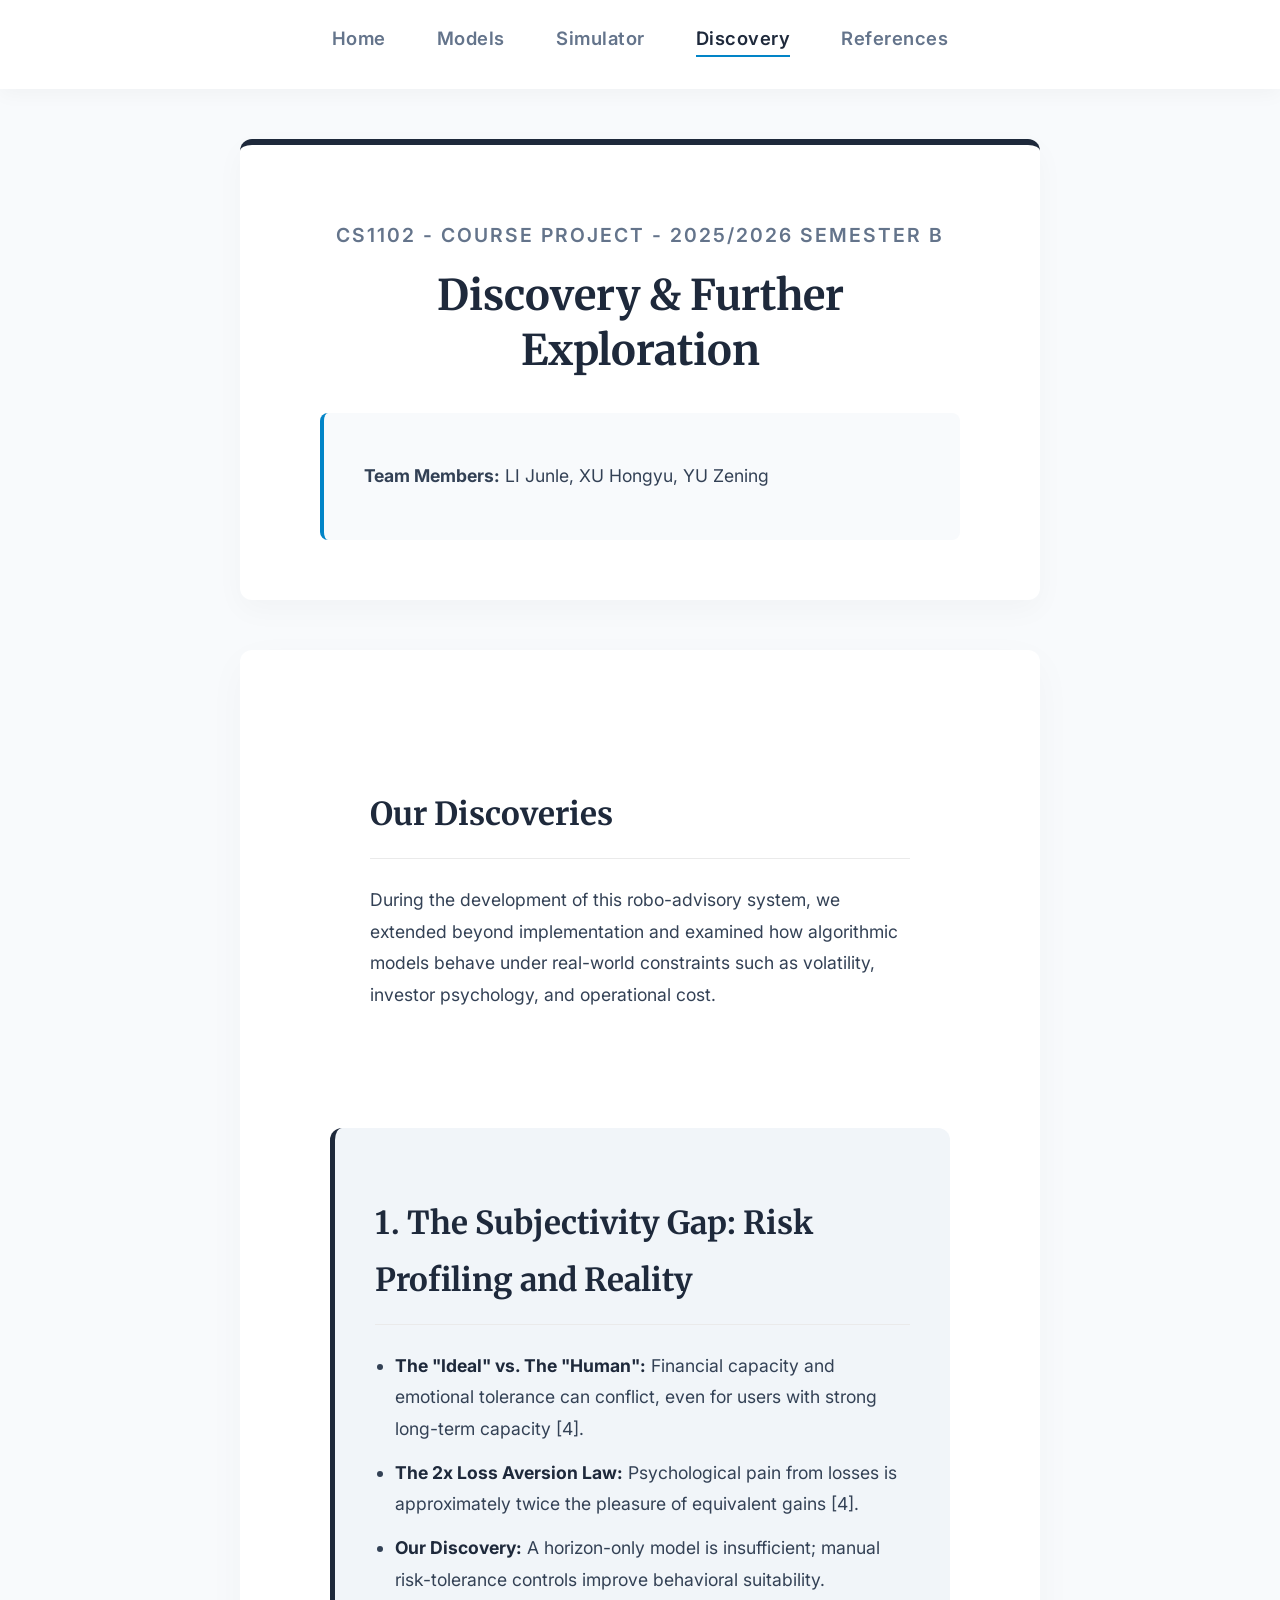
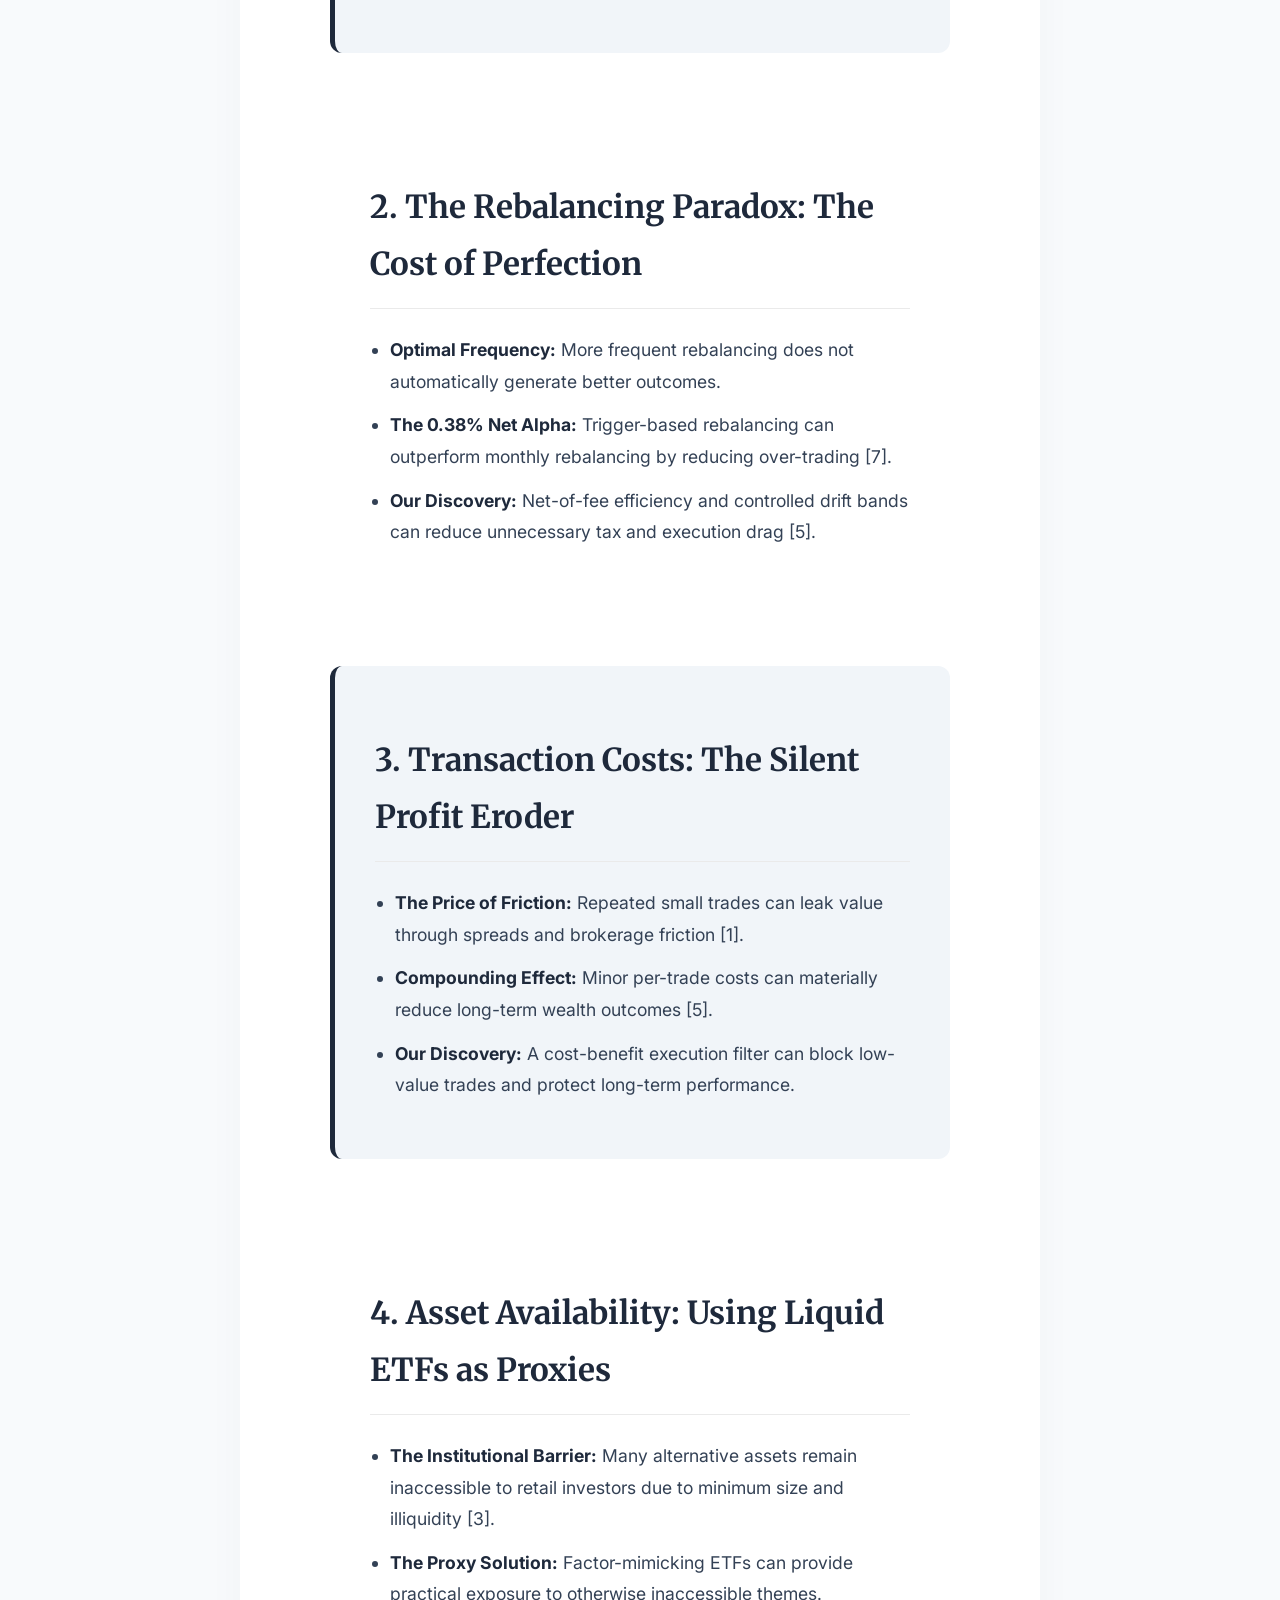
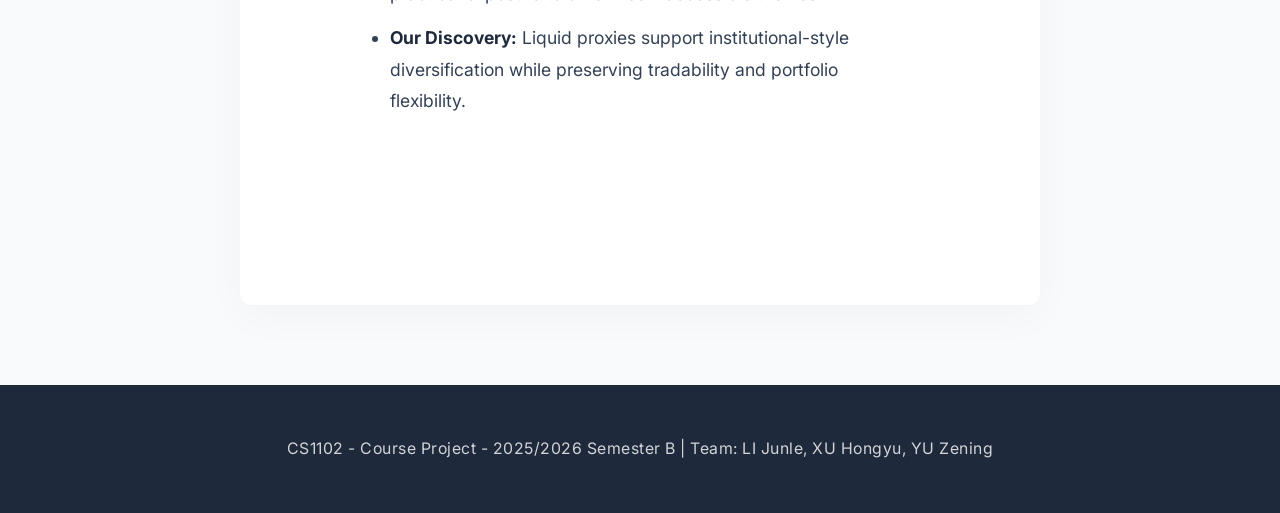
<file: 1102-main/discovery.html>
<!DOCTYPE html>
<html lang="en">
  <head>
    <meta charset="UTF-8" />
    <meta name="viewport" content="width=device-width, initial-scale=1.0" />
    <title>Discovery - Robo-Advisory | CS1102</title>
    <link rel="stylesheet" href="css/style.css" />
    <link rel="stylesheet" href="css/responsive.css" />
  </head>
  <body>
    <nav>
      <ul>
        <li><a href="index.html">Home</a></li>
        <li><a href="models.html">Models</a></li>
        <li><a href="simulator.html">Simulator</a></li>
        <li><a href="discovery.html" class="active">Discovery</a></li>
        <li><a href="references.html">References</a></li>
      </ul>
    </nav>

    <header>
      <h1>CS1102 - Course Project - 2025/2026 Semester B</h1>
      <h2>Discovery &amp; Further Exploration</h2>
      <div class="group-info">
        <p><strong>Team Members:</strong> LI Junle, XU Hongyu, YU Zening</p>
      </div>
    </header>

    <main>
      <section>
        <h2>Our Discoveries</h2>
        <p>
          During the development of this robo-advisory system, we extended beyond
          implementation and examined how algorithmic models behave under real-world
          constraints such as volatility, investor psychology, and operational cost.
        </p>
      </section>

      <section>
        <h2>1. The Subjectivity Gap: Risk Profiling and Reality</h2>
        <ul>
          <li><strong>The &quot;Ideal&quot; vs. The &quot;Human&quot;:</strong> Financial capacity and emotional tolerance can conflict, even for users with strong long-term capacity [4].</li>
          <li><strong>The 2x Loss Aversion Law:</strong> Psychological pain from losses is approximately twice the pleasure of equivalent gains [4].</li>
          <li><strong>Our Discovery:</strong> A horizon-only model is insufficient; manual risk-tolerance controls improve behavioral suitability.</li>
        </ul>
      </section>

      <section>
        <h2>2. The Rebalancing Paradox: The Cost of Perfection</h2>
        <ul>
          <li><strong>Optimal Frequency:</strong> More frequent rebalancing does not automatically generate better outcomes.</li>
          <li><strong>The 0.38% Net Alpha:</strong> Trigger-based rebalancing can outperform monthly rebalancing by reducing over-trading [7].</li>
          <li><strong>Our Discovery:</strong> Net-of-fee efficiency and controlled drift bands can reduce unnecessary tax and execution drag [5].</li>
        </ul>
      </section>

      <section>
        <h2>3. Transaction Costs: The Silent Profit Eroder</h2>
        <ul>
          <li><strong>The Price of Friction:</strong> Repeated small trades can leak value through spreads and brokerage friction [1].</li>
          <li><strong>Compounding Effect:</strong> Minor per-trade costs can materially reduce long-term wealth outcomes [5].</li>
          <li><strong>Our Discovery:</strong> A cost-benefit execution filter can block low-value trades and protect long-term performance.</li>
        </ul>
      </section>

      <section>
        <h2>4. Asset Availability: Using Liquid ETFs as Proxies</h2>
        <ul>
          <li><strong>The Institutional Barrier:</strong> Many alternative assets remain inaccessible to retail investors due to minimum size and illiquidity [3].</li>
          <li><strong>The Proxy Solution:</strong> Factor-mimicking ETFs can provide practical exposure to otherwise inaccessible themes.</li>
          <li><strong>Our Discovery:</strong> Liquid proxies support institutional-style diversification while preserving tradability and portfolio flexibility.</li>
        </ul>
      </section>
    </main>

    <footer>
      <p>CS1102 - Course Project - 2025/2026 Semester B | Team: LI Junle, XU Hongyu, YU Zening</p>
    </footer>
  </body>
</html>
</file>
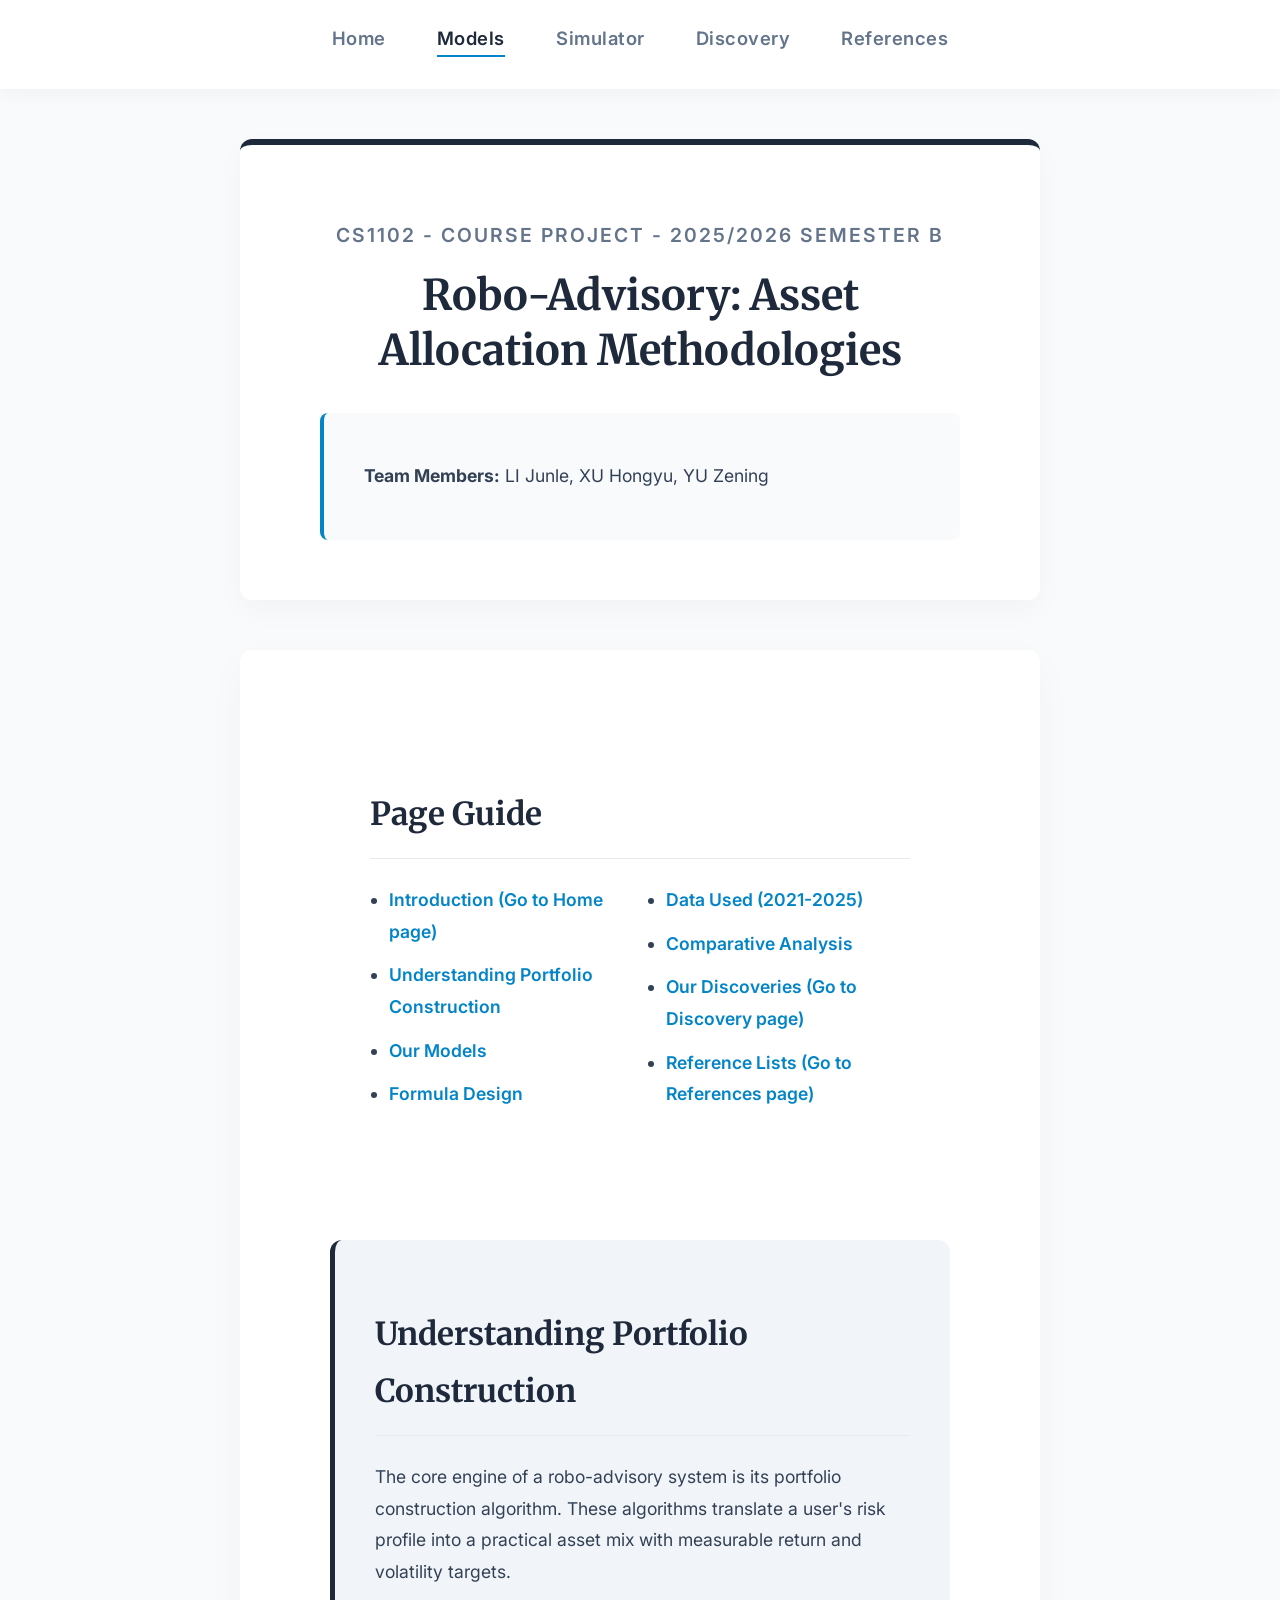
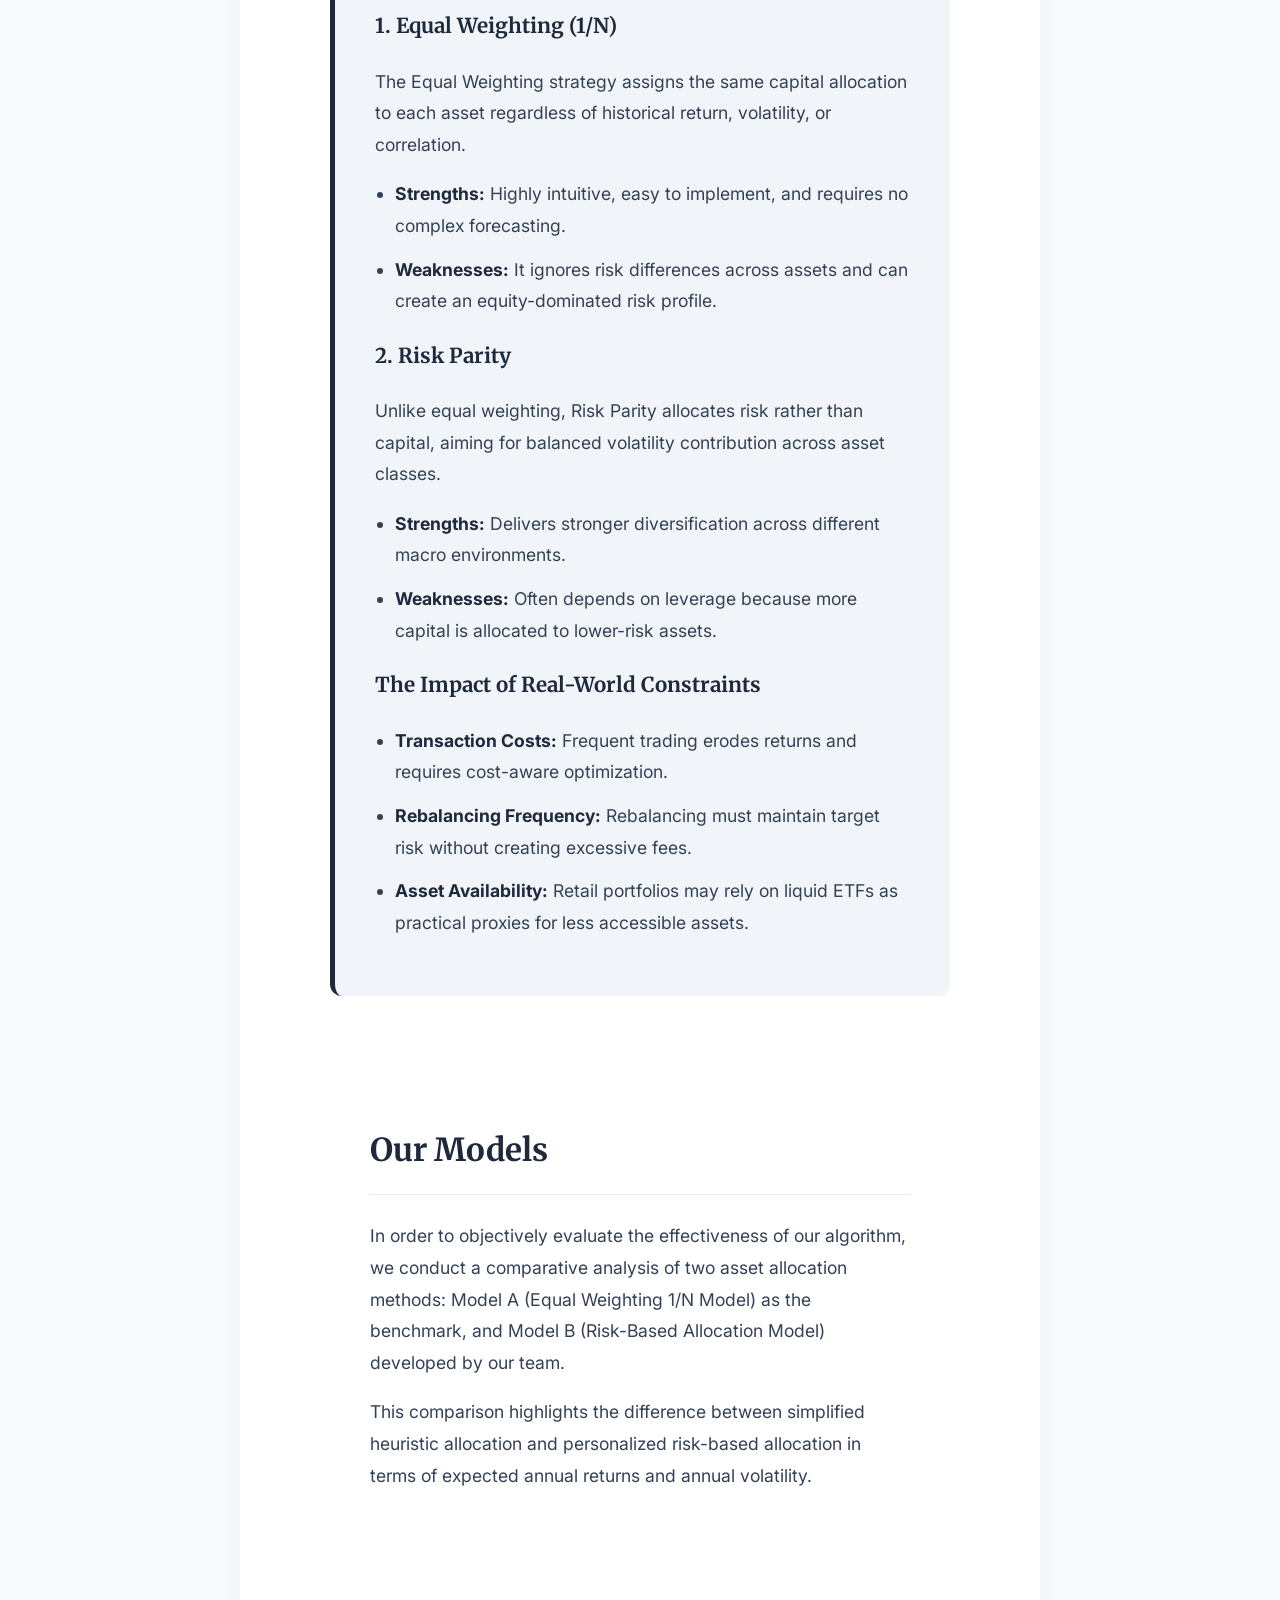
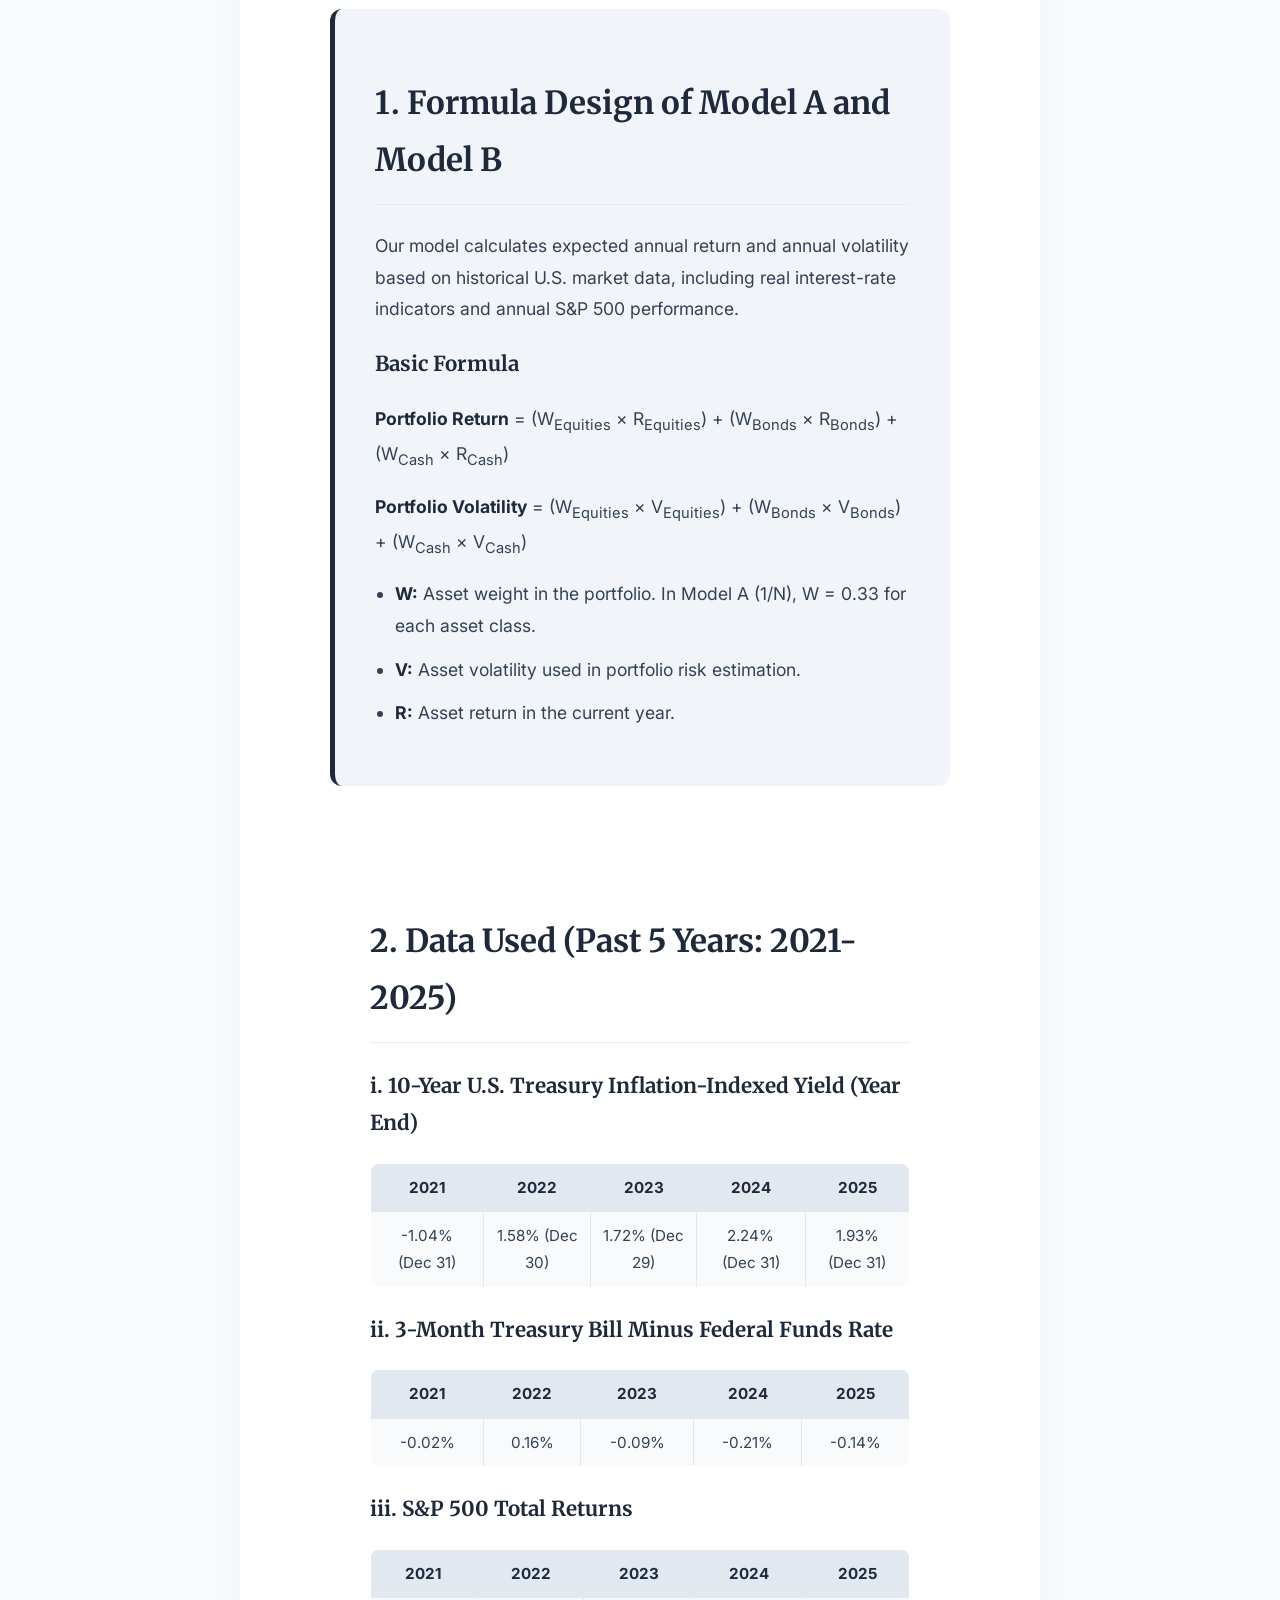
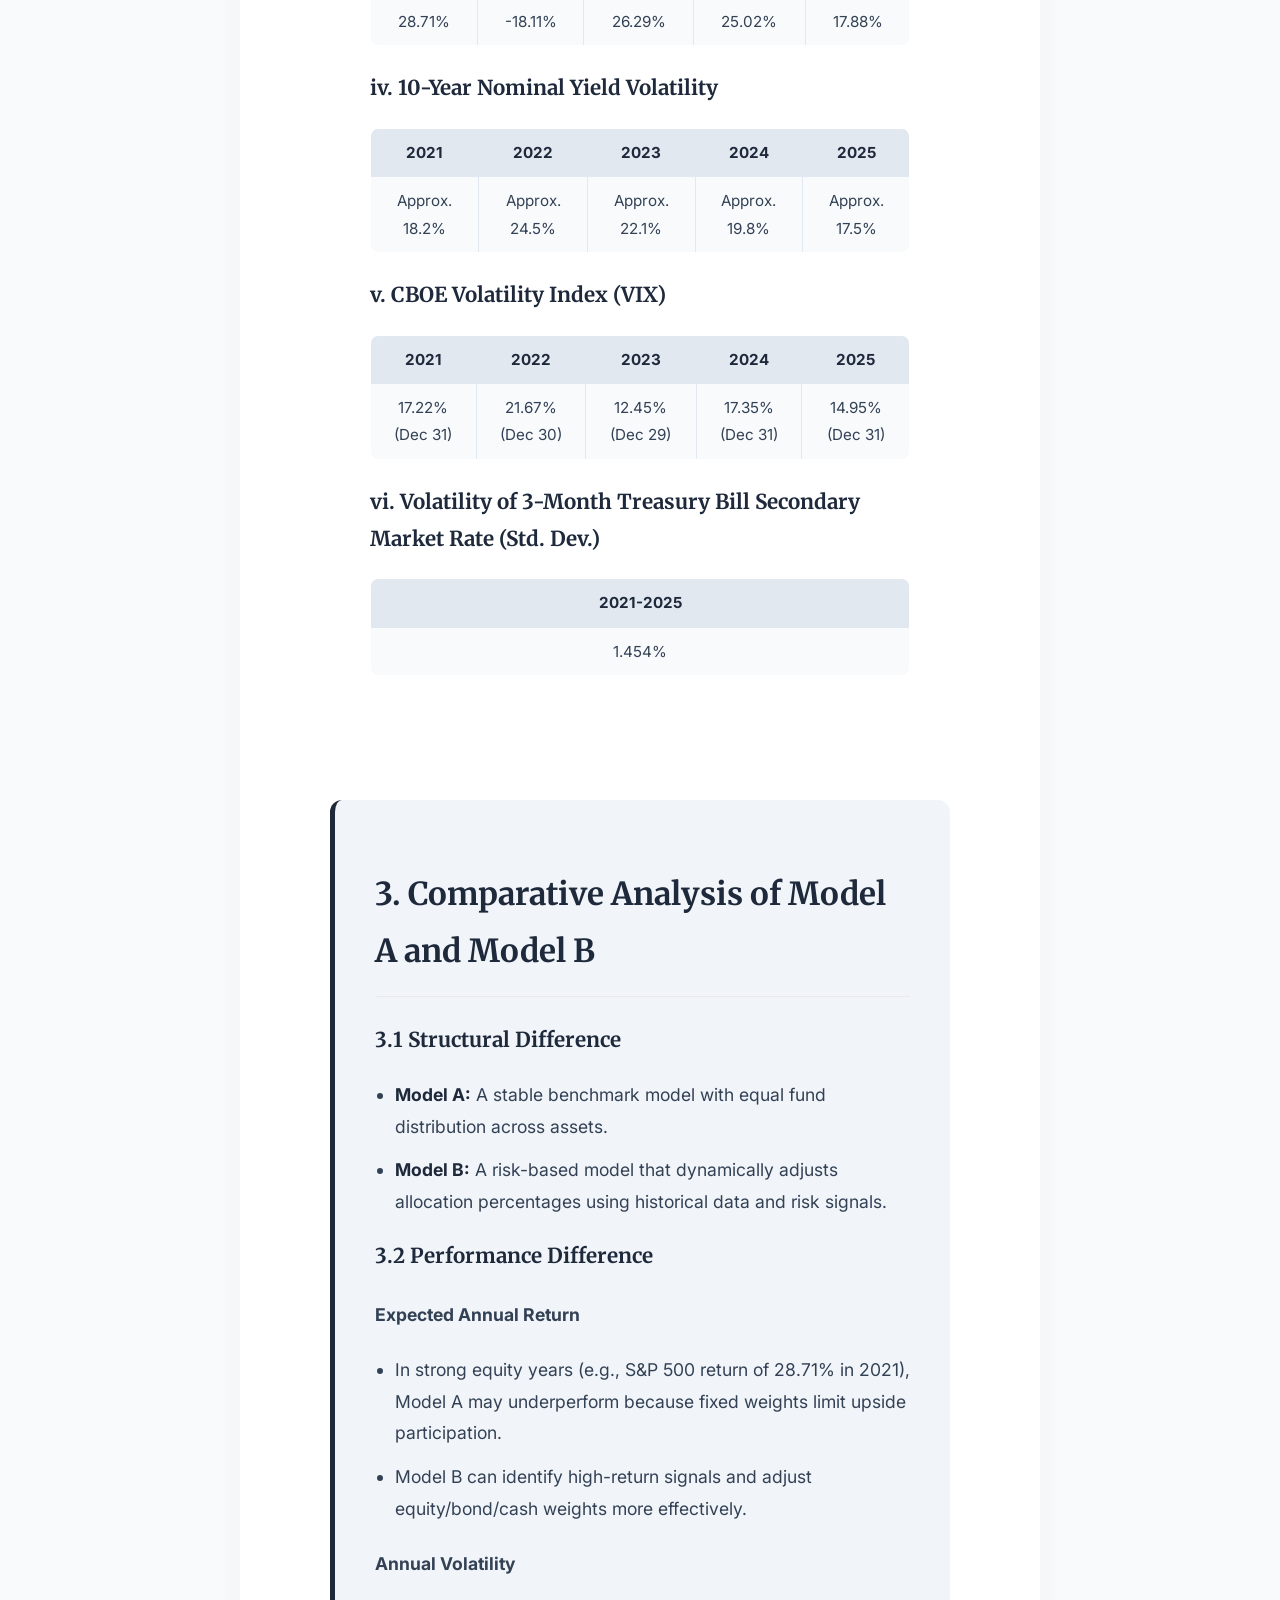
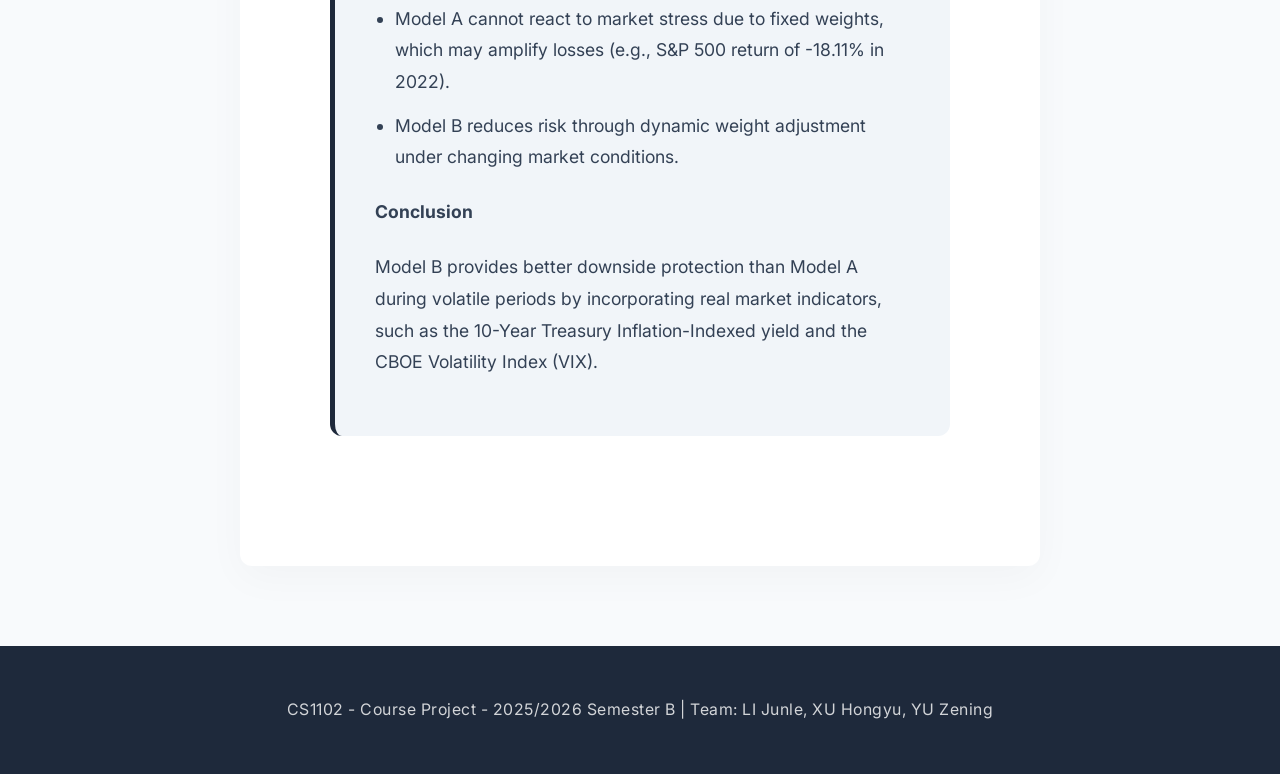
<file: 1102-main/models.html>
<!DOCTYPE html>
<html lang="en">
  <head>
    <meta charset="UTF-8" />
    <meta name="viewport" content="width=device-width, initial-scale=1.0" />
    <title>Asset Allocation Models - Robo-Advisory</title>
    <link rel="stylesheet" href="css/style.css" />
    <link rel="stylesheet" href="css/responsive.css" />
  </head>
  <body>
    <nav>
      <ul>
        <li><a href="index.html">Home</a></li>
        <li><a href="models.html" class="active">Models</a></li>
        <li><a href="simulator.html">Simulator</a></li>
        <li><a href="discovery.html">Discovery</a></li>
        <li><a href="references.html">References</a></li>
      </ul>
    </nav>

    <header>
      <h1>CS1102 - Course Project - 2025/2026 Semester B</h1>
      <h2>Robo-Advisory: Asset Allocation Methodologies</h2>
      <div class="group-info">
        <p><strong>Team Members:</strong> LI Junle, XU Hongyu, YU Zening</p>
      </div>
    </header>

    <main>
      <section class="section-toc">
        <h2>Page Guide</h2>
        <ul>
          <li><a href="index.html#introduction">Introduction (Go to Home page)</a></li>
          <li><a href="#portfolio-construction">Understanding Portfolio Construction</a></li>
          <li><a href="#our-models">Our Models</a></li>
          <li><a href="#formula-design">Formula Design</a></li>
          <li><a href="#historical-data">Data Used (2021-2025)</a></li>
          <li><a href="#comparative-analysis">Comparative Analysis</a></li>
          <li><a href="discovery.html">Our Discoveries (Go to Discovery page)</a></li>
          <li><a href="references.html">Reference Lists (Go to References page)</a></li>
        </ul>
      </section>

      <section id="portfolio-construction">
        <h2>Understanding Portfolio Construction</h2>
        <p>
          The core engine of a robo-advisory system is its portfolio construction
          algorithm. These algorithms translate a user&apos;s risk profile into a
          practical asset mix with measurable return and volatility targets.
        </p>

        <h3>1. Equal Weighting (1/N)</h3>
        <p>
          The Equal Weighting strategy assigns the same capital allocation to each
          asset regardless of historical return, volatility, or correlation.
        </p>
        <ul>
          <li><strong>Strengths:</strong> Highly intuitive, easy to implement, and requires no complex forecasting.</li>
          <li><strong>Weaknesses:</strong> It ignores risk differences across assets and can create an equity-dominated risk profile.</li>
        </ul>

        <h3>2. Risk Parity</h3>
        <p>
          Unlike equal weighting, Risk Parity allocates risk rather than capital,
          aiming for balanced volatility contribution across asset classes.
        </p>
        <ul>
          <li><strong>Strengths:</strong> Delivers stronger diversification across different macro environments.</li>
          <li><strong>Weaknesses:</strong> Often depends on leverage because more capital is allocated to lower-risk assets.</li>
        </ul>

        <h3>The Impact of Real-World Constraints</h3>
        <ul>
          <li><strong>Transaction Costs:</strong> Frequent trading erodes returns and requires cost-aware optimization.</li>
          <li><strong>Rebalancing Frequency:</strong> Rebalancing must maintain target risk without creating excessive fees.</li>
          <li><strong>Asset Availability:</strong> Retail portfolios may rely on liquid ETFs as practical proxies for less accessible assets.</li>
        </ul>
      </section>

      <section id="our-models">
        <h2>Our Models</h2>
        <p>
          In order to objectively evaluate the effectiveness of our algorithm, we
          conduct a comparative analysis of two asset allocation methods: Model A
          (Equal Weighting 1/N Model) as the benchmark, and Model B (Risk-Based
          Allocation Model) developed by our team.
        </p>
        <p>
          This comparison highlights the difference between simplified heuristic
          allocation and personalized risk-based allocation in terms of expected
          annual returns and annual volatility.
        </p>
      </section>

      <section id="formula-design">
        <h2>1. Formula Design of Model A and Model B</h2>
        <p>
          Our model calculates expected annual return and annual volatility based on
          historical U.S. market data, including real interest-rate indicators and
          annual S&amp;P 500 performance.
        </p>
        <h3>Basic Formula</h3>
        <p>
          <strong>Portfolio Return</strong> = (W<sub>Equities</sub> × R<sub>Equities</sub>)
          + (W<sub>Bonds</sub> × R<sub>Bonds</sub>) + (W<sub>Cash</sub> × R<sub>Cash</sub>)
        </p>
        <p>
          <strong>Portfolio Volatility</strong> = (W<sub>Equities</sub> × V<sub>Equities</sub>)
          + (W<sub>Bonds</sub> × V<sub>Bonds</sub>) + (W<sub>Cash</sub> × V<sub>Cash</sub>)
        </p>
        <ul>
          <li><strong>W:</strong> Asset weight in the portfolio. In Model A (1/N), W = 0.33 for each asset class.</li>
          <li><strong>V:</strong> Asset volatility used in portfolio risk estimation.</li>
          <li><strong>R:</strong> Asset return in the current year.</li>
        </ul>
      </section>

      <section id="historical-data">
        <h2>2. Data Used (Past 5 Years: 2021-2025)</h2>

        <h3>i. 10-Year U.S. Treasury Inflation-Indexed Yield (Year End)</h3>
        <table>
          <tr><th>2021</th><th>2022</th><th>2023</th><th>2024</th><th>2025</th></tr>
          <tr><td>-1.04% (Dec 31)</td><td>1.58% (Dec 30)</td><td>1.72% (Dec 29)</td><td>2.24% (Dec 31)</td><td>1.93% (Dec 31)</td></tr>
        </table>

        <h3>ii. 3-Month Treasury Bill Minus Federal Funds Rate</h3>
        <table>
          <tr><th>2021</th><th>2022</th><th>2023</th><th>2024</th><th>2025</th></tr>
          <tr><td>-0.02%</td><td>0.16%</td><td>-0.09%</td><td>-0.21%</td><td>-0.14%</td></tr>
        </table>

        <h3>iii. S&amp;P 500 Total Returns</h3>
        <table>
          <tr><th>2021</th><th>2022</th><th>2023</th><th>2024</th><th>2025</th></tr>
          <tr><td>28.71%</td><td>-18.11%</td><td>26.29%</td><td>25.02%</td><td>17.88%</td></tr>
        </table>

        <h3>iv. 10-Year Nominal Yield Volatility</h3>
        <table>
          <tr><th>2021</th><th>2022</th><th>2023</th><th>2024</th><th>2025</th></tr>
          <tr><td>Approx. 18.2%</td><td>Approx. 24.5%</td><td>Approx. 22.1%</td><td>Approx. 19.8%</td><td>Approx. 17.5%</td></tr>
        </table>

        <h3>v. CBOE Volatility Index (VIX)</h3>
        <table>
          <tr><th>2021</th><th>2022</th><th>2023</th><th>2024</th><th>2025</th></tr>
          <tr><td>17.22% (Dec 31)</td><td>21.67% (Dec 30)</td><td>12.45% (Dec 29)</td><td>17.35% (Dec 31)</td><td>14.95% (Dec 31)</td></tr>
        </table>

        <h3>vi. Volatility of 3-Month Treasury Bill Secondary Market Rate (Std. Dev.)</h3>
        <table>
          <tr><th>2021-2025</th></tr>
          <tr><td>1.454%</td></tr>
        </table>
      </section>

      <section id="comparative-analysis">
        <h2>3. Comparative Analysis of Model A and Model B</h2>

        <h3>3.1 Structural Difference</h3>
        <ul>
          <li><strong>Model A:</strong> A stable benchmark model with equal fund distribution across assets.</li>
          <li><strong>Model B:</strong> A risk-based model that dynamically adjusts allocation percentages using historical data and risk signals.</li>
        </ul>

        <h3>3.2 Performance Difference</h3>
        <h4>Expected Annual Return</h4>
        <ul>
          <li>In strong equity years (e.g., S&amp;P 500 return of 28.71% in 2021), Model A may underperform because fixed weights limit upside participation.</li>
          <li>Model B can identify high-return signals and adjust equity/bond/cash weights more effectively.</li>
        </ul>

        <h4>Annual Volatility</h4>
        <ul>
          <li>Model A cannot react to market stress due to fixed weights, which may amplify losses (e.g., S&amp;P 500 return of -18.11% in 2022).</li>
          <li>Model B reduces risk through dynamic weight adjustment under changing market conditions.</li>
        </ul>

        <h4>Conclusion</h4>
        <p>
          Model B provides better downside protection than Model A during volatile
          periods by incorporating real market indicators, such as the 10-Year
          Treasury Inflation-Indexed yield and the CBOE Volatility Index (VIX).
        </p>
      </section>

    </main>

    <footer>
      <p>CS1102 - Course Project - 2025/2026 Semester B | Team: LI Junle, XU Hongyu, YU Zening</p>
    </footer>
  </body>
</html>
</file>
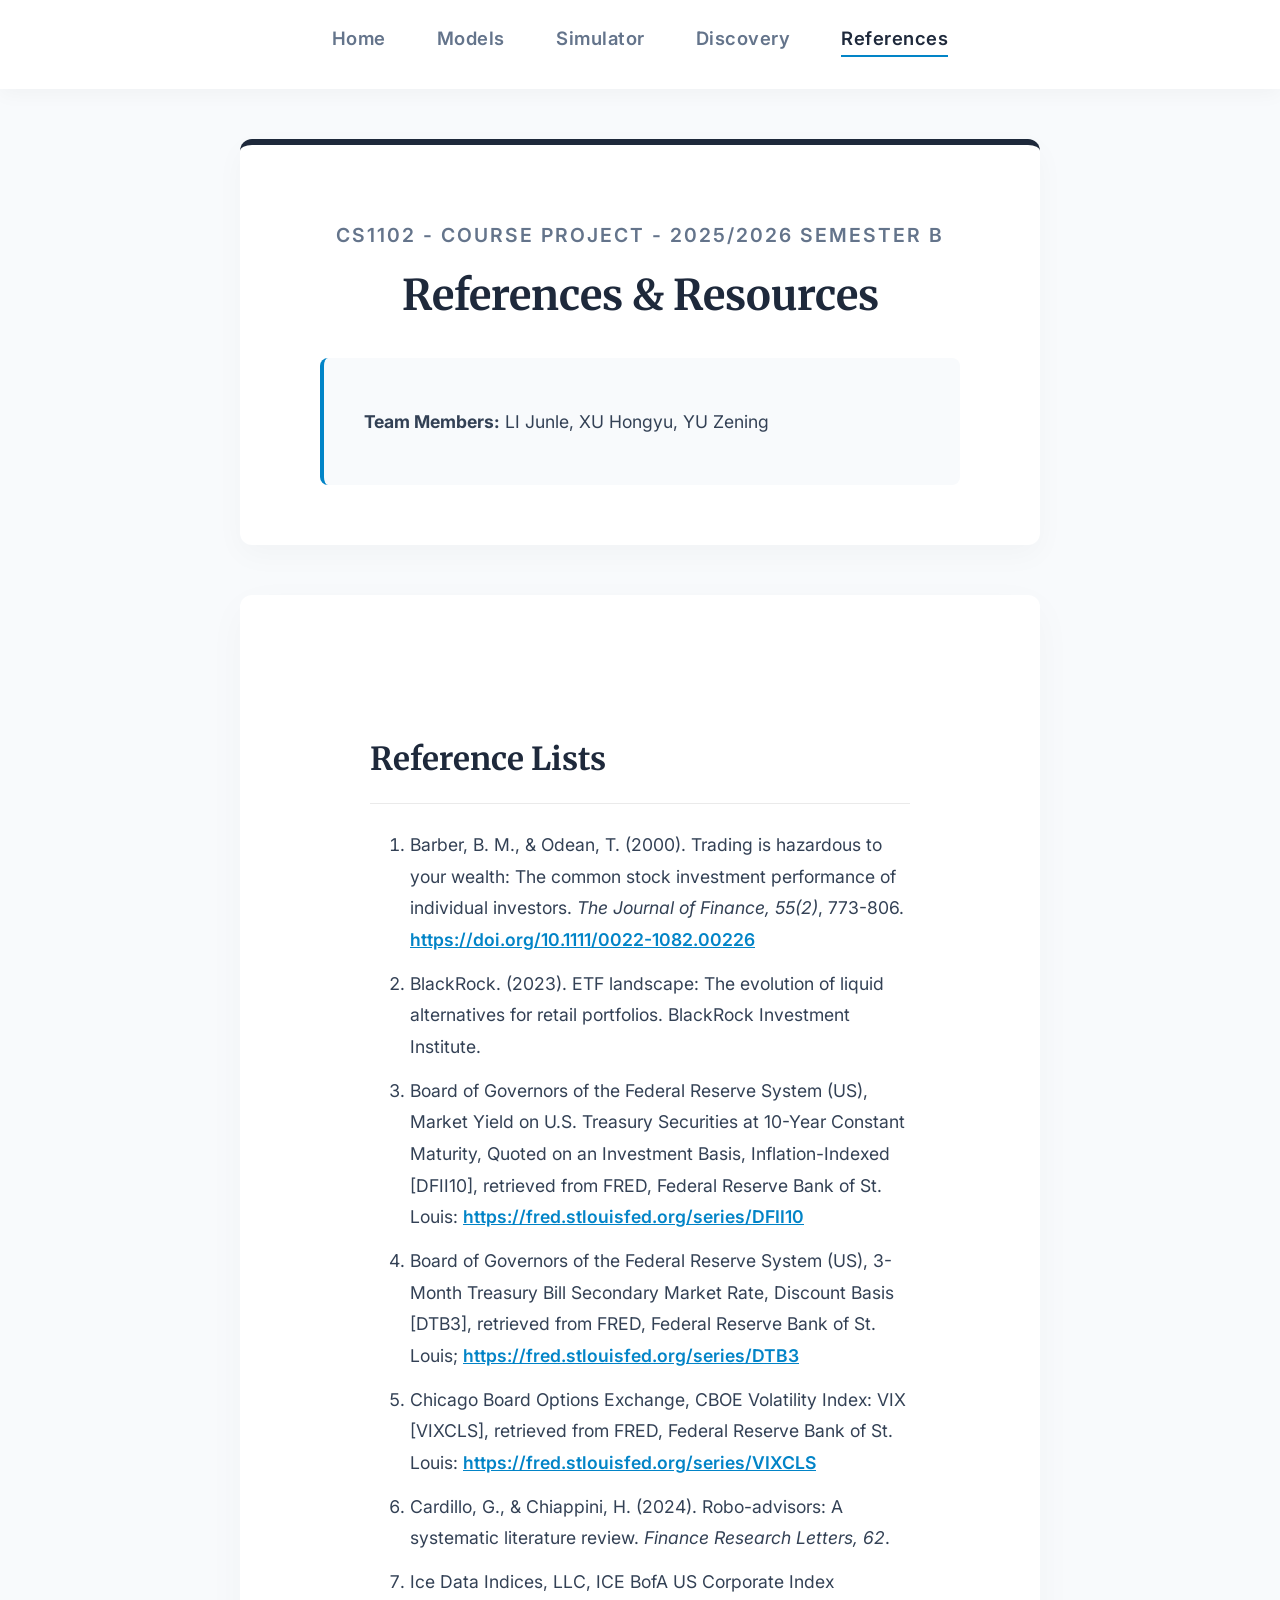
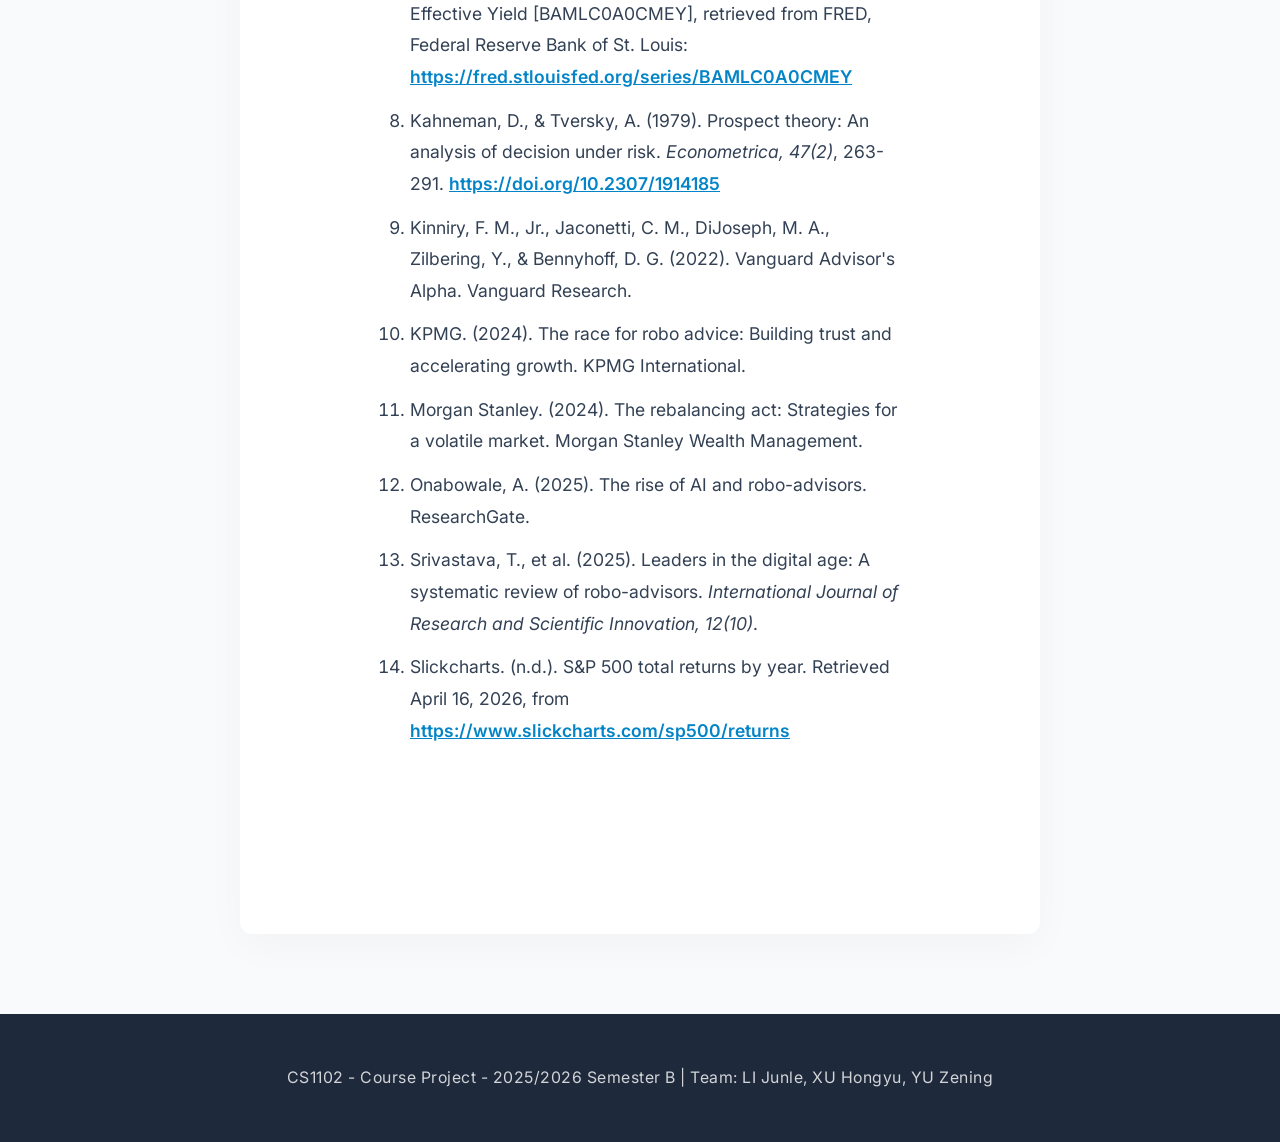
<file: 1102-main/references.html>
<!DOCTYPE html>
<html lang="en">
  <head>
    <meta charset="UTF-8" />
    <meta name="viewport" content="width=device-width, initial-scale=1.0" />
    <title>References - Robo-Advisory | CS1102</title>
    <link rel="stylesheet" href="css/style.css" />
    <link rel="stylesheet" href="css/responsive.css" />
  </head>
  <body>
    <nav>
      <ul>
        <li><a href="index.html">Home</a></li>
        <li><a href="models.html">Models</a></li>
        <li><a href="simulator.html">Simulator</a></li>
        <li><a href="discovery.html">Discovery</a></li>
        <li><a href="references.html" class="active">References</a></li>
      </ul>
    </nav>

    <header>
      <h1>CS1102 - Course Project - 2025/2026 Semester B</h1>
      <h2>References &amp; Resources</h2>
      <div class="group-info">
        <p><strong>Team Members:</strong> LI Junle, XU Hongyu, YU Zening</p>
      </div>
    </header>

    <main>
      <section>
        <h2>Reference Lists</h2>
        <ol>
          <li>
            Barber, B. M., &amp; Odean, T. (2000). Trading is hazardous to your wealth:
            The common stock investment performance of individual investors.
            <em>The Journal of Finance, 55(2)</em>, 773-806.
            <a href="https://doi.org/10.1111/0022-1082.00226">https://doi.org/10.1111/0022-1082.00226</a>
          </li>
          <li>
            BlackRock. (2023). ETF landscape: The evolution of liquid alternatives
            for retail portfolios. BlackRock Investment Institute.
          </li>
           <li>
            Board of Governors of the Federal Reserve System (US), Market Yield on
            U.S. Treasury Securities at 10-Year Constant Maturity, Quoted on an
            Investment Basis, Inflation-Indexed [DFII10], retrieved from FRED,
            Federal Reserve Bank of St. Louis:
            <a href="https://fred.stlouisfed.org/series/DFII10">https://fred.stlouisfed.org/series/DFII10</a>
          </li>
           <li>
           Board of Governors of the Federal Reserve System (US), 3-Month Treasury 
             Bill Secondary Market Rate, Discount Basis [DTB3], 
             retrieved from FRED, Federal Reserve Bank of St. Louis;
            <a href="https://fred.stlouisfed.org/series/DTB3">https://fred.stlouisfed.org/series/DTB3</a>
          </li>
          <li>
            Chicago Board Options Exchange, CBOE Volatility Index: VIX [VIXCLS],
            retrieved from FRED, Federal Reserve Bank of St. Louis:
            <a href="https://fred.stlouisfed.org/series/VIXCLS">https://fred.stlouisfed.org/series/VIXCLS</a>
          </li>
          <li>
            Cardillo, G., &amp; Chiappini, H. (2024). Robo-advisors: A systematic
            literature review. <em>Finance Research Letters, 62</em>.
          </li>
           <li>
            Ice Data Indices, LLC, ICE BofA US Corporate Index Effective Yield
            [BAMLC0A0CMEY], retrieved from FRED, Federal Reserve Bank of St. Louis:
            <a href="https://fred.stlouisfed.org/series/BAMLC0A0CMEY">https://fred.stlouisfed.org/series/BAMLC0A0CMEY</a>
          </li>
          <li>
            Kahneman, D., &amp; Tversky, A. (1979). Prospect theory: An analysis of
            decision under risk. <em>Econometrica, 47(2)</em>, 263-291.
            <a href="https://doi.org/10.2307/1914185">https://doi.org/10.2307/1914185</a>
          </li>
          <li>
            Kinniry, F. M., Jr., Jaconetti, C. M., DiJoseph, M. A., Zilbering, Y.,
            &amp; Bennyhoff, D. G. (2022). Vanguard Advisor&apos;s Alpha. Vanguard
            Research.
          </li>
          <li>
            KPMG. (2024). The race for robo advice: Building trust and accelerating
            growth. KPMG International.
          </li>
          <li>
            Morgan Stanley. (2024). The rebalancing act: Strategies for a volatile
            market. Morgan Stanley Wealth Management.
          </li>
          <li>
            Onabowale, A. (2025). The rise of AI and robo-advisors. ResearchGate.
          </li>
          <li>
            Srivastava, T., et al. (2025). Leaders in the digital age: A systematic
            review of robo-advisors. <em>International Journal of Research and
            Scientific Innovation, 12(10)</em>.
          </li>
          <li>
            Slickcharts. (n.d.). S&amp;P 500 total returns by year. Retrieved April
            16, 2026, from
            <a href="https://www.slickcharts.com/sp500/returns">https://www.slickcharts.com/sp500/returns</a>
          </li>
        </ol>
      </section>
    </main>

    <footer>
      <p>CS1102 - Course Project - 2025/2026 Semester B | Team: LI Junle, XU Hongyu, YU Zening</p>
    </footer>
  </body>
</html>
</file>
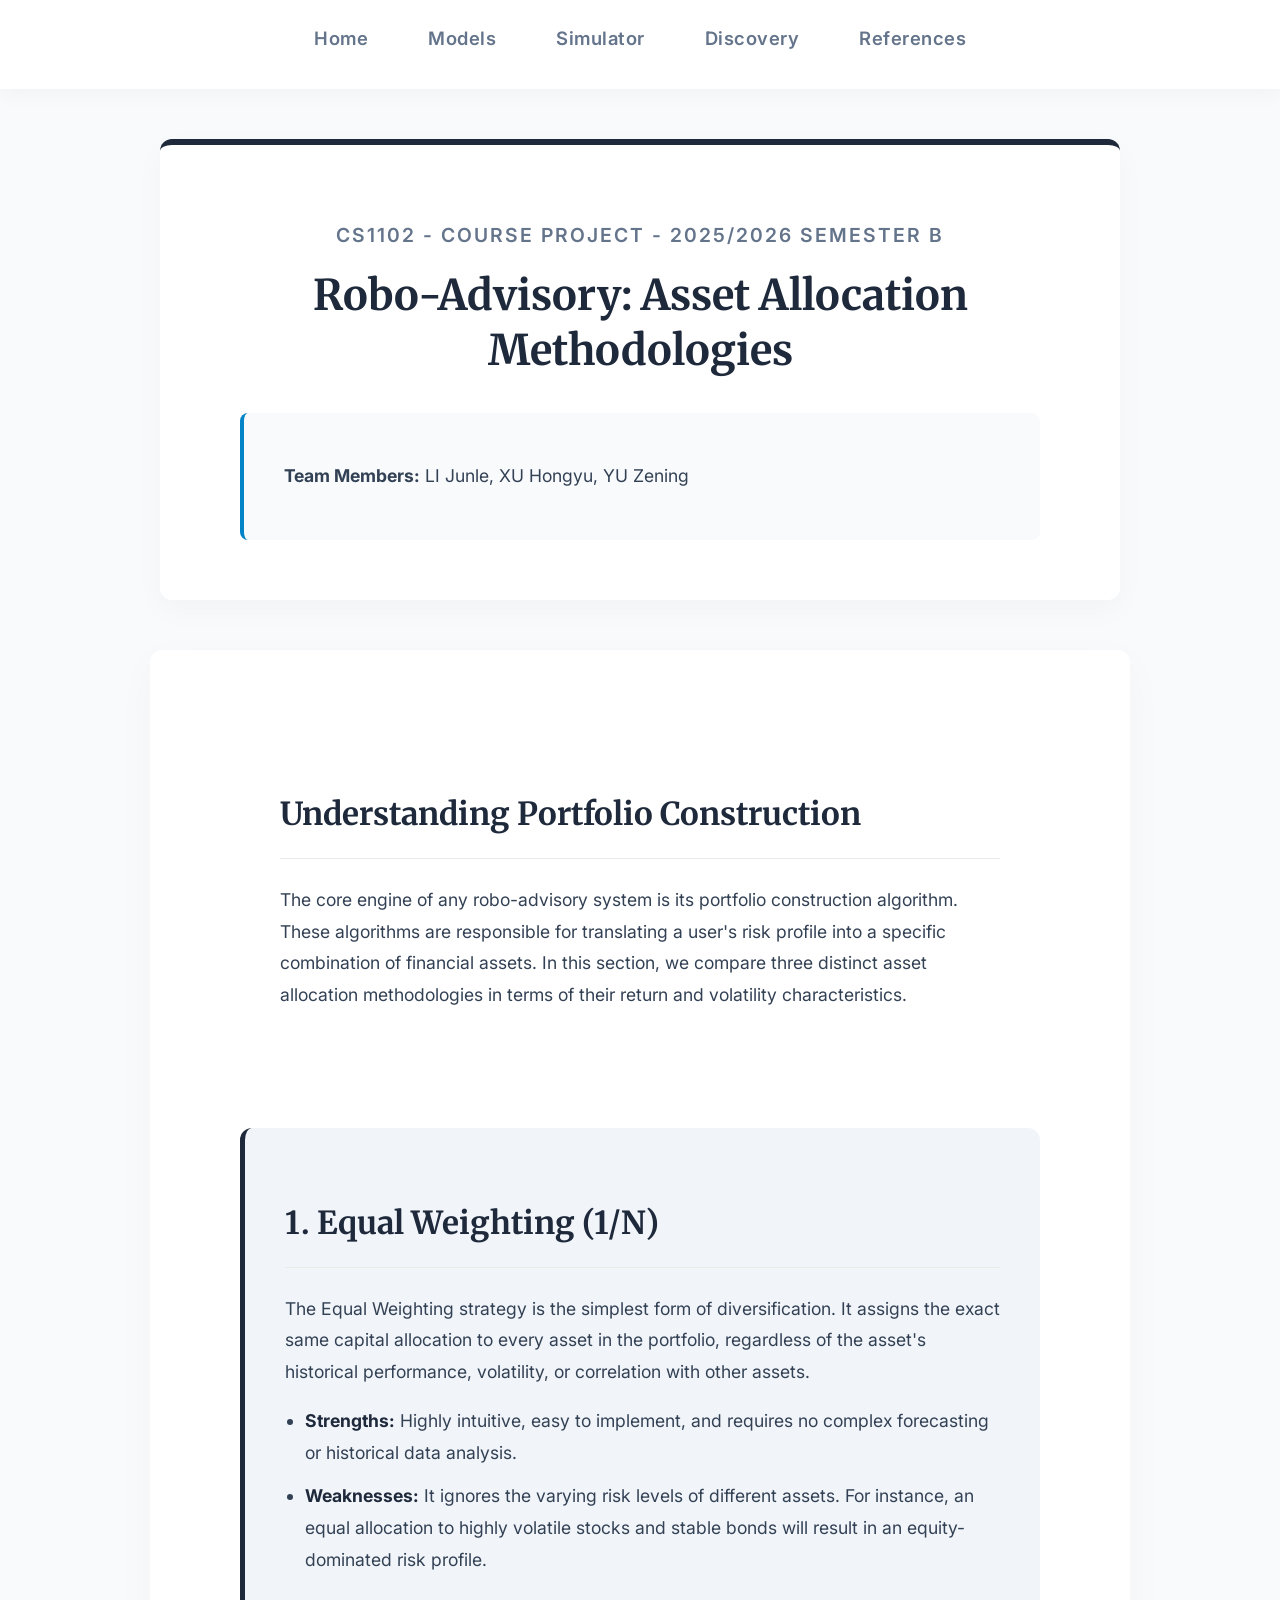
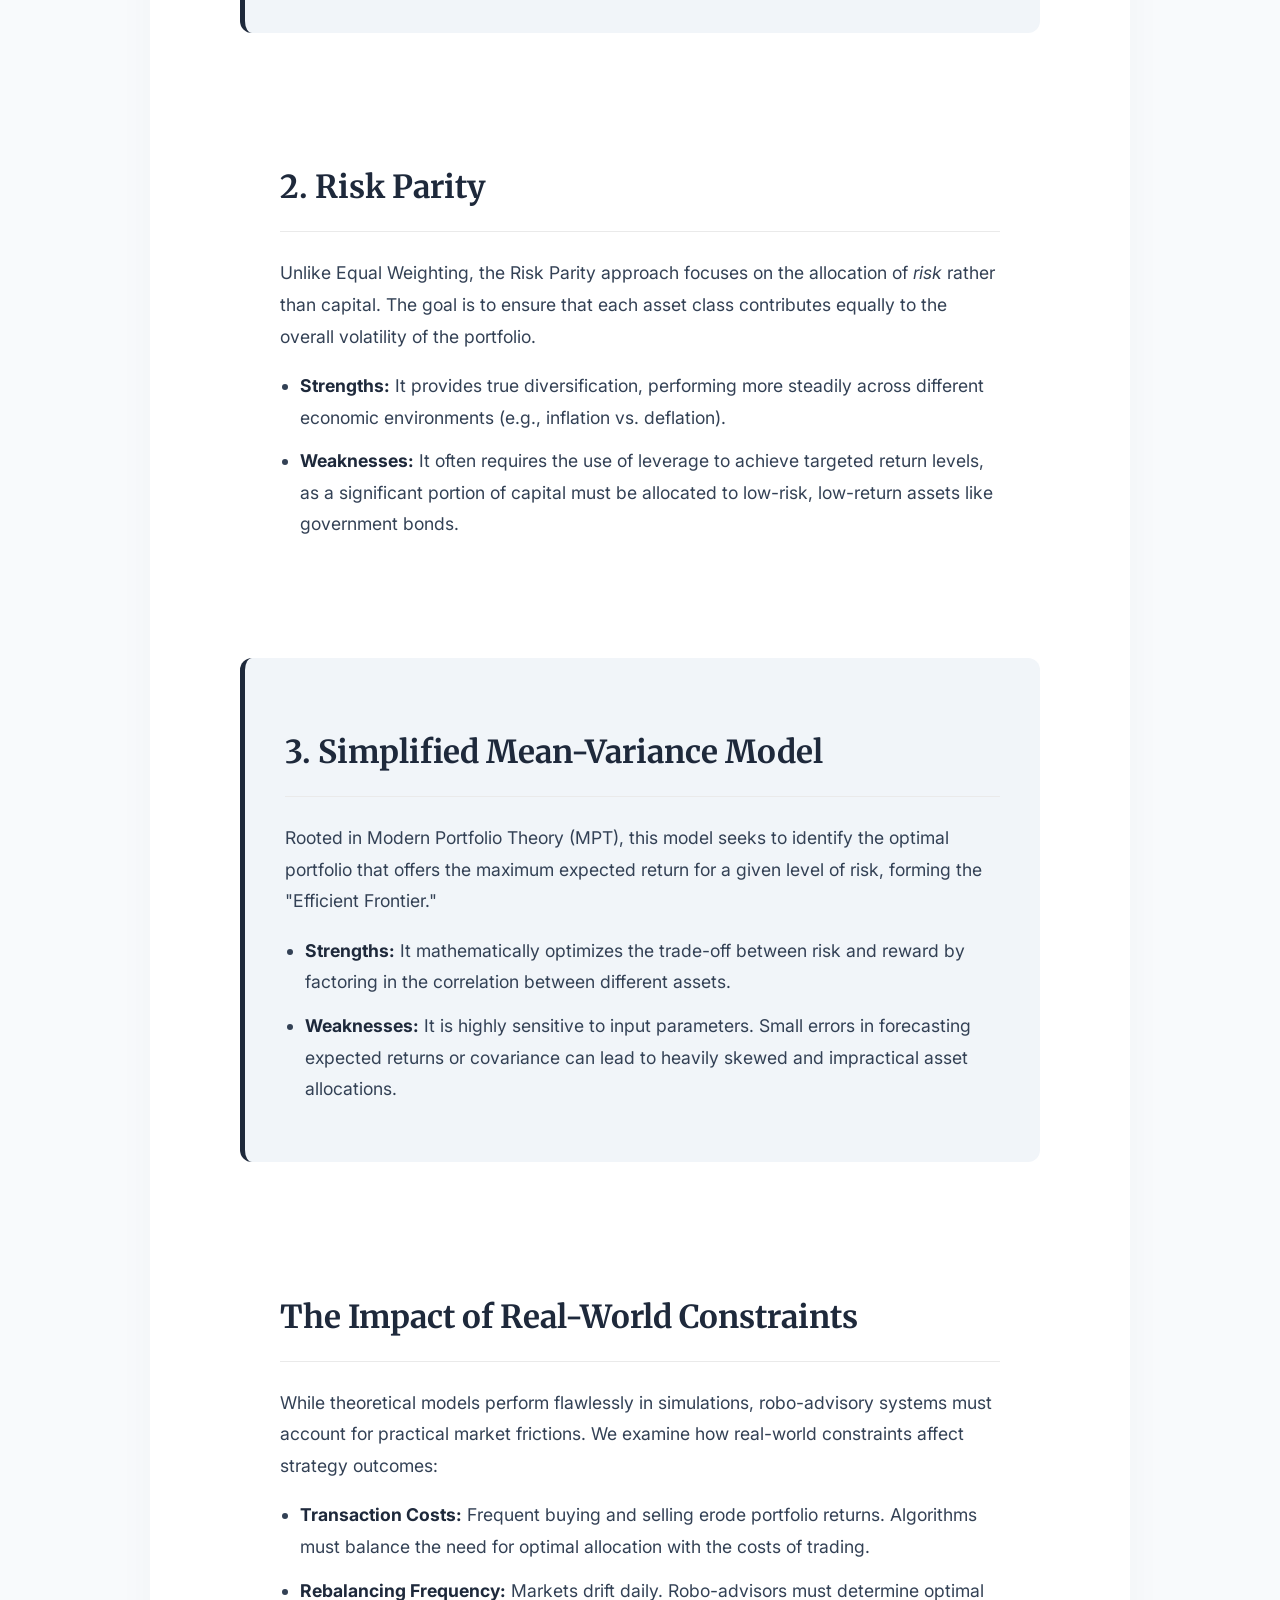
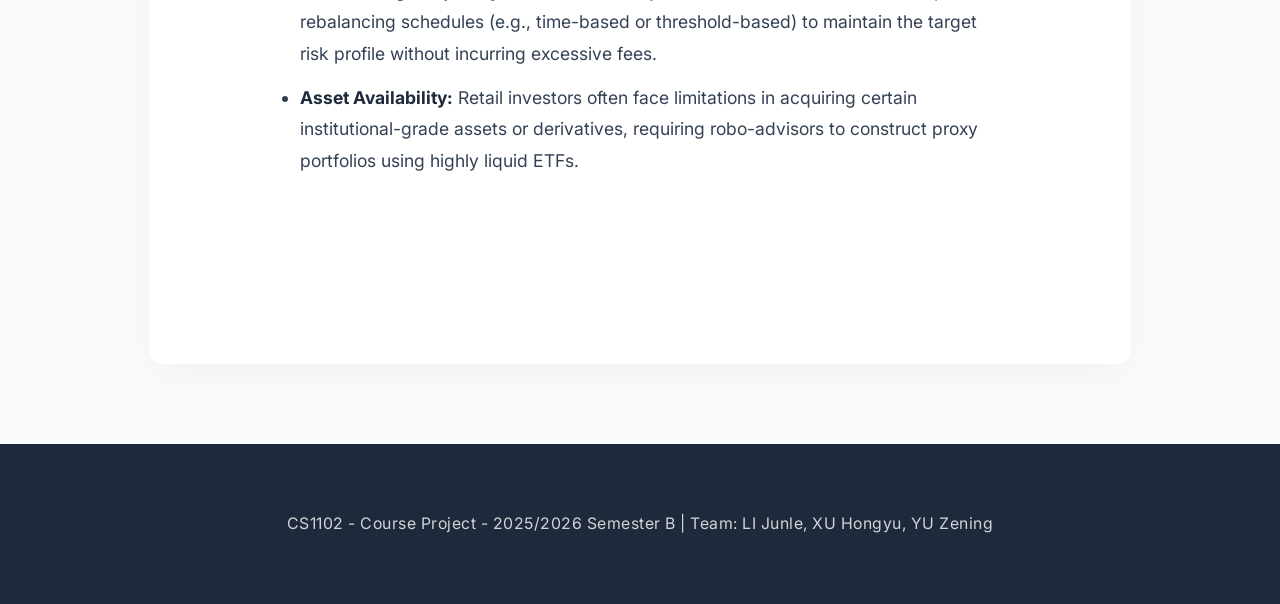
<file: CS1102-Course-Project-main/CS1102-Course-Project-main/models.html>
<!DOCTYPE html>
<html lang="en">
<head>
    <meta charset="UTF-8">
    <meta name="viewport" content="width=device-width, initial-scale=1.0">
    <title>Asset Allocation Models - Robo-Advisory</title>
    <link rel="stylesheet" href="style.css">
</head>
<body>

    <nav>
        <ul>
            <li><a href="index.html">Home</a></li>
            <li><a href="models.html">Models</a></li>
            <li><a href="simulator.html">Simulator</a></li>
            <li><a href="discovery.html">Discovery</a></li>
            <li><a href="references.html">References</a></li>
        </ul>
    </nav>

    <header>
        <h1>CS1102 - Course Project - 2025/2026 Semester B</h1>
        <h2>Robo-Advisory: Asset Allocation Methodologies</h2>
        <div class="group-info">
            <p><strong>Team Members:</strong> LI Junle, XU Hongyu, YU Zening</p>
        </div>
    </header>

    <main>
        <section>
            <h2>Understanding Portfolio Construction</h2>
            <p>
                The core engine of any robo-advisory system is its portfolio construction algorithm. These algorithms are responsible for translating a user's risk profile into a specific combination of financial assets. In this section, we compare three distinct asset allocation methodologies in terms of their return and volatility characteristics.
            </p>
        </section>

        <section>
            <h2>1. Equal Weighting (1/N)</h2>
            <p>
                The Equal Weighting strategy is the simplest form of diversification. It assigns the exact same capital allocation to every asset in the portfolio, regardless of the asset's historical performance, volatility, or correlation with other assets.
            </p>
            <ul>
                <li><strong>Strengths:</strong> Highly intuitive, easy to implement, and requires no complex forecasting or historical data analysis.</li>
                <li><strong>Weaknesses:</strong> It ignores the varying risk levels of different assets. For instance, an equal allocation to highly volatile stocks and stable bonds will result in an equity-dominated risk profile.</li>
            </ul>
        </section>

        <section>
            <h2>2. Risk Parity</h2>
            <p>
                Unlike Equal Weighting, the Risk Parity approach focuses on the allocation of <em>risk</em> rather than capital. The goal is to ensure that each asset class contributes equally to the overall volatility of the portfolio.
            </p>
            <ul>
                <li><strong>Strengths:</strong> It provides true diversification, performing more steadily across different economic environments (e.g., inflation vs. deflation).</li>
                <li><strong>Weaknesses:</strong> It often requires the use of leverage to achieve targeted return levels, as a significant portion of capital must be allocated to low-risk, low-return assets like government bonds.</li>
            </ul>
        </section>

        <section>
            <h2>3. Simplified Mean-Variance Model</h2>
            <p>
                Rooted in Modern Portfolio Theory (MPT), this model seeks to identify the optimal portfolio that offers the maximum expected return for a given level of risk, forming the "Efficient Frontier."
            </p>
            <ul>
                <li><strong>Strengths:</strong> It mathematically optimizes the trade-off between risk and reward by factoring in the correlation between different assets.</li>
                <li><strong>Weaknesses:</strong> It is highly sensitive to input parameters. Small errors in forecasting expected returns or covariance can lead to heavily skewed and impractical asset allocations.</li>
            </ul>
        </section>

        <section>
            <h2>The Impact of Real-World Constraints</h2>
            <p>
                While theoretical models perform flawlessly in simulations, robo-advisory systems must account for practical market frictions. We examine how real-world constraints affect strategy outcomes:
            </p>
            <ul>
                <li><strong>Transaction Costs:</strong> Frequent buying and selling erode portfolio returns. Algorithms must balance the need for optimal allocation with the costs of trading.</li>
                <li><strong>Rebalancing Frequency:</strong> Markets drift daily. Robo-advisors must determine optimal rebalancing schedules (e.g., time-based or threshold-based) to maintain the target risk profile without incurring excessive fees.</li>
                <li><strong>Asset Availability:</strong> Retail investors often face limitations in acquiring certain institutional-grade assets or derivatives, requiring robo-advisors to construct proxy portfolios using highly liquid ETFs.</li>
            </ul>
        </section>
    </main>

    <footer>
        <p>CS1102 - Course Project - 2025/2026 Semester B | Team: LI Junle, XU Hongyu, YU Zening</p>
    </footer>

</body>
</html>
</file>
<file: css/style.css>
@import url("https://fonts.googleapis.com/css2?family=Merriweather:wght@300;400;700&family=Inter:wght@300;400;600&display=swap");

/* =============================================================================
   CS1102 course site — global layout (from course template)
   ============================================================================= */

:root {
  --primary-color: #1e293b;
  --accent-color: #0284c7;
  --bg-body: #f8fafc;
  --bg-card: #ffffff;
  --text-main: #334155;
  --text-muted: #64748b;
  --white: #ffffff;
  --border-light: #e2e8f0;
  --radius-lg: 16px;
  --radius-md: 10px;
  /* Simulator dashboard (mapped to same palette) */
  --sim-elevated: #f1f5f9;
  --sim-accent-soft: rgba(2, 132, 199, 0.12);
  --font-sans: "Inter", system-ui, sans-serif;
  --font-mono: ui-monospace, "Cascadia Code", monospace;
}

*,
*::before,
*::after {
  box-sizing: border-box;
}

html {
  scroll-behavior: smooth;
}

body {
  font-family: var(--font-sans);
  background-color: var(--bg-body);
  color: var(--text-main);
  line-height: 1.8;
  font-size: 1.1em;
  margin: 0;
  padding: 0;
  -webkit-font-smoothing: antialiased;
}

h1,
h2,
h3 {
  font-family: "Merriweather", serif;
  color: var(--primary-color);
  font-weight: 700;
}

nav {
  background-color: var(--white);
  padding: 22px 0;
  box-shadow: 0 4px 20px rgba(0, 0, 0, 0.04);
  position: sticky;
  top: 0;
  z-index: 100;
}

nav ul {
  list-style: none;
  margin: 0;
  padding: 0;
  display: flex;
  flex-wrap: wrap;
  justify-content: center;
  gap: clamp(1rem, 4vw, 60px);
}

nav a {
  color: var(--text-muted);
  text-decoration: none;
  font-weight: 600;
  font-size: 1.05em;
  letter-spacing: 0.5px;
  transition: all 0.3s ease;
  padding-bottom: 6px;
  border-bottom: 2px solid transparent;
}

nav a:hover,
nav a:focus-visible {
  color: var(--primary-color);
  border-bottom: 2px solid var(--accent-color);
  outline: none;
}

nav a.active {
  color: var(--primary-color);
  border-bottom-color: var(--accent-color);
}

header,
main {
  max-width: 800px;
  margin: 50px auto;
  background: var(--white);
  padding: 70px 90px;
  border-radius: 12px;
  box-shadow: 0 12px 40px rgba(0, 0, 0, 0.03);
}

/* Wider main for simulator dashboard (two columns) */
body.page-simulator header,
body.page-simulator main {
  max-width: 1100px;
}

header {
  text-align: center;
  padding: 60px 80px;
  border-top: 6px solid var(--primary-color);
  box-shadow: 0 10px 30px rgba(0, 0, 0, 0.03);
}

header h1 {
  font-size: 1.1em;
  color: var(--text-muted);
  font-family: var(--font-sans);
  text-transform: uppercase;
  letter-spacing: 2px;
  font-weight: 600;
  margin-bottom: 15px;
}

header h2 {
  font-size: 2.4em;
  line-height: 1.3;
  margin-top: 0;
  margin-bottom: 35px;
  color: var(--primary-color);
}

.group-info,
.techniques {
  background-color: var(--bg-body);
  border-left: 4px solid var(--accent-color);
  color: var(--text-main);
  padding: 30px 40px;
  border-radius: 8px;
  text-align: left;
  margin-top: 35px;
}

.group-info h3,
.techniques h3 {
  margin-top: 0;
  font-size: 1.2em;
  color: var(--primary-color);
}

ul {
  padding-left: 20px;
}

.introduction-bullet-list {
  list-style: none;
  padding-left: 0;
}

.introduction-bullet-list li {
  padding-left: 0.25rem;
}

li {
  margin-bottom: 12px;
}

section {
  margin-bottom: 60px;
}

section h2 {
  font-size: 1.8em;
  border-bottom: 1px solid #eaeaea;
  padding-bottom: 15px;
  margin-bottom: 25px;
}

section strong {
  color: var(--primary-color);
}

.section-toc ul {
  columns: 2;
  column-gap: 2rem;
  padding-left: 1.2rem;
}

.section-toc li {
  break-inside: avoid;
}

.section-toc a {
  text-decoration: none;
}

.section-toc a:hover {
  text-decoration: underline;
}

section table {
  width: 100%;
  border-collapse: collapse;
  margin: 12px 0 24px;
  background: var(--white);
  border: 1px solid var(--border-light);
  border-radius: 8px;
  overflow: hidden;
  font-size: 0.95rem;
}

section th,
section td {
  border: 1px solid var(--border-light);
  padding: 10px 12px;
  text-align: center;
}

section th {
  background: #e2e8f0;
  color: var(--primary-color);
  font-weight: 700;
}

section tr:nth-child(even) td {
  background: #f8fafc;
}

main a {
  color: var(--accent-color);
  font-weight: 600;
}

main a:hover {
  text-decoration: underline;
}

footer {
  text-align: center;
  padding: 50px 20px;
  background-color: var(--primary-color);
  color: rgba(255, 255, 255, 0.8);
  font-size: 0.9em;
  letter-spacing: 0.5px;
  margin-top: 80px;
}

footer p {
  margin: 0;
}

main section {
  padding: 40px;
  border-radius: 12px;
  transition: transform 0.3s ease;
}

main section:nth-child(even) {
  background-color: #f1f5f9;
  border-left: 5px solid var(--primary-color);
}

main section:hover {
  transform: translateY(-3px);
  box-shadow: 0 8px 25px rgba(0, 0, 0, 0.04);
}

.section-img {
  width: 100%;
  max-width: 600px;
  height: auto;
  border-radius: 8px;
  margin: 20px 0;
  box-shadow: 0 4px 15px rgba(0, 0, 0, 0.1);
  display: block;
}

/* =============================================================================
   Simulator — embedded dashboard (questionnaire + allocation chart)
   ============================================================================= */

.simulator-dashboard {
  display: flex;
  flex-direction: column;
  gap: 1.5rem;
}

.simulator-dashboard .card {
  background: var(--bg-card);
  border: 1px solid var(--border-light);
  border-radius: var(--radius-lg);
  box-shadow: 0 8px 32px rgba(30, 41, 59, 0.06);
  padding: 1.75rem 1.75rem 2rem;
}

.simulator-dashboard .card-header h2 {
  font-family: "Merriweather", serif;
  font-size: 1.35rem;
  margin: 0 0 0.5rem;
  border-bottom: none;
  padding-bottom: 0;
}

.simulator-dashboard .card-lead {
  margin: 0;
  color: var(--text-muted);
  font-size: 0.95rem;
}

.profile-form {
  display: flex;
  flex-direction: column;
  gap: 1.5rem;
}

.form-group {
  display: flex;
  flex-direction: column;
  gap: 0.5rem;
}

.form-row {
  display: flex;
  align-items: center;
  justify-content: space-between;
  gap: 1rem;
}

.form-label {
  font-weight: 600;
  font-size: 0.95rem;
  color: var(--text-main);
}

.value-badge {
  font-family: var(--font-mono);
  font-size: 0.95rem;
  font-weight: 500;
  padding: 0.35rem 0.75rem;
  border-radius: 8px;
  background: var(--sim-elevated);
  border: 1px solid var(--border-light);
  min-width: 3rem;
  text-align: center;
  color: var(--accent-color);
}

.value-badge--accent {
  background: var(--sim-accent-soft);
  border-color: rgba(2, 132, 199, 0.35);
}

.range-input {
  -webkit-appearance: none;
  appearance: none;
  width: 100%;
  height: 8px;
  border-radius: 4px;
  background: var(--sim-elevated);
  outline: none;
}

.range-input::-webkit-slider-thumb {
  -webkit-appearance: none;
  appearance: none;
  width: 22px;
  height: 22px;
  border-radius: 50%;
  background: linear-gradient(180deg, #fff, #e2e8f0);
  border: 2px solid var(--accent-color);
  cursor: pointer;
  box-shadow: 0 2px 8px rgba(0, 0, 0, 0.12);
  transition: transform 0.15s ease;
}

.range-input::-webkit-slider-thumb:hover {
  transform: scale(1.08);
}

.range-input::-moz-range-thumb {
  width: 22px;
  height: 22px;
  border-radius: 50%;
  background: linear-gradient(180deg, #fff, #e2e8f0);
  border: 2px solid var(--accent-color);
  cursor: pointer;
}

.range-input--accent::-webkit-slider-thumb {
  border-color: #0369a1;
  box-shadow: 0 0 0 3px var(--sim-accent-soft);
}

.field-hint {
  margin: 0;
  font-size: 0.8rem;
  color: var(--text-muted);
  line-height: 1.45;
}

.risk-scale {
  display: flex;
  justify-content: space-between;
  font-size: 0.75rem;
  color: var(--text-muted);
  margin-top: -0.25rem;
}

.select-input {
  width: 100%;
  padding: 0.75rem 1rem;
  font-family: var(--font-sans);
  font-size: 0.95rem;
  color: var(--text-main);
  background: var(--sim-elevated);
  border: 1px solid var(--border-light);
  border-radius: var(--radius-md);
  cursor: pointer;
  transition: border-color 0.2s, box-shadow 0.2s;
}

.select-input:hover,
.select-input:focus {
  border-color: var(--accent-color);
  outline: none;
  box-shadow: 0 0 0 3px var(--sim-accent-soft);
}

.form-actions {
  padding-top: 0.5rem;
}

.btn {
  display: inline-flex;
  align-items: center;
  justify-content: center;
  gap: 0.5rem;
  padding: 0.85rem 1.5rem;
  font-family: var(--font-sans);
  font-size: 1rem;
  font-weight: 600;
  border: none;
  border-radius: var(--radius-md);
  cursor: pointer;
  transition: transform 0.15s, box-shadow 0.2s;
}

.btn-primary {
  width: 100%;
  color: var(--white);
  background: linear-gradient(135deg, var(--accent-color), #0369a1);
  box-shadow: 0 4px 16px rgba(2, 132, 199, 0.25);
}

.btn-primary:hover {
  transform: translateY(-1px);
  box-shadow: 0 6px 22px rgba(2, 132, 199, 0.3);
}

.btn-primary:active {
  transform: translateY(0);
}

/* Results: stacked vertically — metrics row on top, bar chart below */
.results-stack {
  display: flex;
  flex-direction: column;
  gap: 1.25rem;
}

.metrics-row {
  display: flex;
  gap: 1rem;
}

.metrics-row .metric {
  flex: 1;
  min-width: 0;
}

.metric {
  padding: 1rem 1.25rem;
  background: var(--sim-elevated);
  border-radius: var(--radius-md);
  border: 1px solid var(--border-light);
}

.metric dt {
  margin: 0;
  font-size: 0.72rem;
  text-transform: uppercase;
  letter-spacing: 0.06em;
  color: var(--text-muted);
}

.metric dd {
  margin: 0.3rem 0 0;
  font-size: 1.25rem;
  font-weight: 700;
  font-family: var(--font-mono);
  color: var(--primary-color);
}

.chart-wrap {
  position: relative;
  width: 100%;
  height: 240px;
  min-width: 0;
  padding: 1rem;
  background: var(--sim-elevated);
  border-radius: var(--radius-md);
  border: 1px solid var(--border-light);
}

.chart-wrap canvas {
  display: block;
  width: 100% !important;
  height: 100% !important;
}

.chart-placeholder {
  text-align: center;
  color: var(--text-muted);
  font-size: 0.95rem;
  padding: 2rem 1rem;
}

.chart-wrap.has-chart .chart-placeholder {
  display: none;
}

.comparison-section {
  margin-top: 20px;
  border-top: 1px solid var(--border-light);
  padding-top: 20px;
}

.comparison-section h3 {
  margin: 0 0 12px;
  font-size: 1.15rem;
  text-align: left;
}

.comparison-analysis {
  margin-bottom: 1.25rem;
}

.comparison-analysis .comparison-heading {
  font-family: "Merriweather", serif;
  font-size: 1.05rem;
  font-weight: 700;
  color: var(--primary-color);
  margin: 1rem 0 0.5rem;
}

.comparison-analysis .comparison-heading:first-child {
  margin-top: 0;
}

.comparison-analysis .comparison-subheading {
  font-family: var(--font-sans);
  font-size: 0.95rem;
  font-weight: 600;
  color: var(--text-main);
  margin: 0.85rem 0 0.35rem;
}

.comparison-analysis ul {
  margin: 0 0 0.5rem;
  padding-left: 1.25rem;
}

.comparison-analysis li {
  margin-bottom: 0.45rem;
  font-size: 0.95rem;
}

.comparison-cards {
  display: grid;
  grid-template-columns: repeat(2, minmax(0, 1fr));
  gap: 1rem;
}

.comparison-card {
  background: var(--sim-elevated);
  border: 1px solid var(--border-light);
  border-radius: var(--radius-md);
  padding: 1rem 1.1rem;
}

.comparison-card h4 {
  margin: 0 0 0.6rem;
  font-family: "Merriweather", serif;
  font-size: 1rem;
  color: var(--primary-color);
  text-align: left;
}

.comparison-card p {
  margin: 0.25rem 0;
  font-size: 0.95rem;
  text-align: left;
}

.comparison-chart-wrap {
  position: relative;
  min-height: 280px;
  margin-top: 12px;
}

#risk-score-method code {
  overflow-x: auto;
  white-space: nowrap;
  display: inline-block;
  max-width: 100%;
}
</file>
<file: css/responsive.css>
/* =============================================================================
   Responsive — course nav + simulator dashboard
   ============================================================================= */

@media (max-width: 900px) {
  header,
  main {
    margin-left: 1rem;
    margin-right: 1rem;
    padding: 40px 28px;
  }

  body.page-simulator header,
  body.page-simulator main {
    margin-left: 1rem;
    margin-right: 1rem;
  }
}

@media (min-width: 640px) {
  .btn-primary {
    width: auto;
    min-width: 240px;
  }

  .form-actions {
    display: flex;
    justify-content: flex-start;
  }
}

@media (min-width: 900px) {
  .simulator-dashboard {
    flex-direction: row;
    align-items: flex-start;
  }

  .simulator-dashboard .questionnaire-card {
    flex: 1;
    min-width: 0;
    max-width: 520px;
  }

  .simulator-dashboard .results-card {
    flex: 1.15;
    min-width: 0;
  }
}

@media (max-width: 599px) {
  nav ul {
    gap: 0.75rem 1.25rem;
  }

  .section-toc ul {
    columns: 1;
  }

  section table {
    font-size: 0.88rem;
  }

  .comparison-cards {
    grid-template-columns: 1fr;
  }

  .metrics-row {
    flex-direction: column;
  }
}

@media (prefers-reduced-motion: reduce) {
  html {
    scroll-behavior: auto;
  }

  main section,
  .btn-primary,
  .range-input::-webkit-slider-thumb {
    transition: none;
  }

  main section:hover {
    transform: none;
  }
}
</file>
<file: 1102-main/css/style.css>
@import url("https://fonts.googleapis.com/css2?family=Merriweather:wght@300;400;700&family=Inter:wght@300;400;600&display=swap");

/* =============================================================================
   CS1102 course site — global layout (from course template)
   ============================================================================= */

:root {
  --primary-color: #1e293b;
  --accent-color: #0284c7;
  --bg-body: #f8fafc;
  --bg-card: #ffffff;
  --text-main: #334155;
  --text-muted: #64748b;
  --white: #ffffff;
  --border-light: #e2e8f0;
  --radius-lg: 16px;
  --radius-md: 10px;
  /* Simulator dashboard (mapped to same palette) */
  --sim-elevated: #f1f5f9;
  --sim-accent-soft: rgba(2, 132, 199, 0.12);
  --font-sans: "Inter", system-ui, sans-serif;
  --font-mono: ui-monospace, "Cascadia Code", monospace;
}

*,
*::before,
*::after {
  box-sizing: border-box;
}

html {
  scroll-behavior: smooth;
}

body {
  font-family: var(--font-sans);
  background-color: var(--bg-body);
  color: var(--text-main);
  line-height: 1.8;
  font-size: 1.1em;
  margin: 0;
  padding: 0;
  -webkit-font-smoothing: antialiased;
}

h1,
h2,
h3 {
  font-family: "Merriweather", serif;
  color: var(--primary-color);
  font-weight: 700;
}

nav {
  background-color: var(--white);
  padding: 22px 0;
  box-shadow: 0 4px 20px rgba(0, 0, 0, 0.04);
  position: sticky;
  top: 0;
  z-index: 100;
}

nav ul {
  list-style: none;
  margin: 0;
  padding: 0;
  display: flex;
  flex-wrap: wrap;
  justify-content: center;
  gap: clamp(1rem, 4vw, 60px);
}

nav a {
  color: var(--text-muted);
  text-decoration: none;
  font-weight: 600;
  font-size: 1.05em;
  letter-spacing: 0.5px;
  transition: all 0.3s ease;
  padding-bottom: 6px;
  border-bottom: 2px solid transparent;
}

nav a:hover,
nav a:focus-visible {
  color: var(--primary-color);
  border-bottom: 2px solid var(--accent-color);
  outline: none;
}

nav a.active {
  color: var(--primary-color);
  border-bottom-color: var(--accent-color);
}

header,
main {
  max-width: 800px;
  margin: 50px auto;
  background: var(--white);
  padding: 70px 90px;
  border-radius: 12px;
  box-shadow: 0 12px 40px rgba(0, 0, 0, 0.03);
}

/* Wider main for simulator dashboard (two columns) */
body.page-simulator header,
body.page-simulator main {
  max-width: 1100px;
}

header {
  text-align: center;
  padding: 60px 80px;
  border-top: 6px solid var(--primary-color);
  box-shadow: 0 10px 30px rgba(0, 0, 0, 0.03);
}

header h1 {
  font-size: 1.1em;
  color: var(--text-muted);
  font-family: var(--font-sans);
  text-transform: uppercase;
  letter-spacing: 2px;
  font-weight: 600;
  margin-bottom: 15px;
}

header h2 {
  font-size: 2.4em;
  line-height: 1.3;
  margin-top: 0;
  margin-bottom: 35px;
  color: var(--primary-color);
}

.group-info,
.techniques {
  background-color: var(--bg-body);
  border-left: 4px solid var(--accent-color);
  color: var(--text-main);
  padding: 30px 40px;
  border-radius: 8px;
  text-align: left;
  margin-top: 35px;
}

.group-info h3,
.techniques h3 {
  margin-top: 0;
  font-size: 1.2em;
  color: var(--primary-color);
}

ul {
  padding-left: 20px;
}

li {
  margin-bottom: 12px;
}

section {
  margin-bottom: 60px;
}

section h2 {
  font-size: 1.8em;
  border-bottom: 1px solid #eaeaea;
  padding-bottom: 15px;
  margin-bottom: 25px;
}

section strong {
  color: var(--primary-color);
}

.section-toc ul {
  columns: 2;
  column-gap: 2rem;
  padding-left: 1.2rem;
}

.section-toc li {
  break-inside: avoid;
}

.section-toc a {
  text-decoration: none;
}

.section-toc a:hover {
  text-decoration: underline;
}

section table {
  width: 100%;
  border-collapse: collapse;
  margin: 12px 0 24px;
  background: var(--white);
  border: 1px solid var(--border-light);
  border-radius: 8px;
  overflow: hidden;
  font-size: 0.95rem;
}

section th,
section td {
  border: 1px solid var(--border-light);
  padding: 10px 12px;
  text-align: center;
}

section th {
  background: #e2e8f0;
  color: var(--primary-color);
  font-weight: 700;
}

section tr:nth-child(even) td {
  background: #f8fafc;
}

main a {
  color: var(--accent-color);
  font-weight: 600;
}

main a:hover {
  text-decoration: underline;
}

footer {
  text-align: center;
  padding: 50px 20px;
  background-color: var(--primary-color);
  color: rgba(255, 255, 255, 0.8);
  font-size: 0.9em;
  letter-spacing: 0.5px;
  margin-top: 80px;
}

footer p {
  margin: 0;
}

main section {
  padding: 40px;
  border-radius: 12px;
  transition: transform 0.3s ease;
}

main section:nth-child(even) {
  background-color: #f1f5f9;
  border-left: 5px solid var(--primary-color);
}

main section:hover {
  transform: translateY(-3px);
  box-shadow: 0 8px 25px rgba(0, 0, 0, 0.04);
}

.section-img {
  width: 100%;
  max-width: 600px;
  height: auto;
  border-radius: 8px;
  margin: 20px 0;
  box-shadow: 0 4px 15px rgba(0, 0, 0, 0.1);
  display: block;
}

/* =============================================================================
   Simulator — embedded dashboard (questionnaire + allocation chart)
   ============================================================================= */

.simulator-dashboard {
  display: flex;
  flex-direction: column;
  gap: 1.5rem;
}

.simulator-dashboard .card {
  background: var(--bg-card);
  border: 1px solid var(--border-light);
  border-radius: var(--radius-lg);
  box-shadow: 0 8px 32px rgba(30, 41, 59, 0.06);
  padding: 1.75rem 1.75rem 2rem;
}

.simulator-dashboard .card-header h2 {
  font-family: "Merriweather", serif;
  font-size: 1.35rem;
  margin: 0 0 0.5rem;
  border-bottom: none;
  padding-bottom: 0;
}

.simulator-dashboard .card-lead {
  margin: 0;
  color: var(--text-muted);
  font-size: 0.95rem;
}

.profile-form {
  display: flex;
  flex-direction: column;
  gap: 1.5rem;
}

.form-group {
  display: flex;
  flex-direction: column;
  gap: 0.5rem;
}

.form-row {
  display: flex;
  align-items: center;
  justify-content: space-between;
  gap: 1rem;
}

.form-label {
  font-weight: 600;
  font-size: 0.95rem;
  color: var(--text-main);
}

.value-badge {
  font-family: var(--font-mono);
  font-size: 0.95rem;
  font-weight: 500;
  padding: 0.35rem 0.75rem;
  border-radius: 8px;
  background: var(--sim-elevated);
  border: 1px solid var(--border-light);
  min-width: 3rem;
  text-align: center;
  color: var(--accent-color);
}

.value-badge--accent {
  background: var(--sim-accent-soft);
  border-color: rgba(2, 132, 199, 0.35);
}

.range-input {
  -webkit-appearance: none;
  appearance: none;
  width: 100%;
  height: 8px;
  border-radius: 4px;
  background: var(--sim-elevated);
  outline: none;
}

.range-input::-webkit-slider-thumb {
  -webkit-appearance: none;
  appearance: none;
  width: 22px;
  height: 22px;
  border-radius: 50%;
  background: linear-gradient(180deg, #fff, #e2e8f0);
  border: 2px solid var(--accent-color);
  cursor: pointer;
  box-shadow: 0 2px 8px rgba(0, 0, 0, 0.12);
  transition: transform 0.15s ease;
}

.range-input::-webkit-slider-thumb:hover {
  transform: scale(1.08);
}

.range-input::-moz-range-thumb {
  width: 22px;
  height: 22px;
  border-radius: 50%;
  background: linear-gradient(180deg, #fff, #e2e8f0);
  border: 2px solid var(--accent-color);
  cursor: pointer;
}

.range-input--accent::-webkit-slider-thumb {
  border-color: #0369a1;
  box-shadow: 0 0 0 3px var(--sim-accent-soft);
}

.field-hint {
  margin: 0;
  font-size: 0.8rem;
  color: var(--text-muted);
  line-height: 1.45;
}

.risk-scale {
  display: flex;
  justify-content: space-between;
  font-size: 0.75rem;
  color: var(--text-muted);
  margin-top: -0.25rem;
}

.select-input {
  width: 100%;
  padding: 0.75rem 1rem;
  font-family: var(--font-sans);
  font-size: 0.95rem;
  color: var(--text-main);
  background: var(--sim-elevated);
  border: 1px solid var(--border-light);
  border-radius: var(--radius-md);
  cursor: pointer;
  transition: border-color 0.2s, box-shadow 0.2s;
}

.select-input:hover,
.select-input:focus {
  border-color: var(--accent-color);
  outline: none;
  box-shadow: 0 0 0 3px var(--sim-accent-soft);
}

.form-actions {
  padding-top: 0.5rem;
}

.btn {
  display: inline-flex;
  align-items: center;
  justify-content: center;
  gap: 0.5rem;
  padding: 0.85rem 1.5rem;
  font-family: var(--font-sans);
  font-size: 1rem;
  font-weight: 600;
  border: none;
  border-radius: var(--radius-md);
  cursor: pointer;
  transition: transform 0.15s, box-shadow 0.2s;
}

.btn-primary {
  width: 100%;
  color: var(--white);
  background: linear-gradient(135deg, var(--accent-color), #0369a1);
  box-shadow: 0 4px 16px rgba(2, 132, 199, 0.25);
}

.btn-primary:hover {
  transform: translateY(-1px);
  box-shadow: 0 6px 22px rgba(2, 132, 199, 0.3);
}

.btn-primary:active {
  transform: translateY(0);
}

/* Results: stacked vertically — metrics row on top, bar chart below */
.results-stack {
  display: flex;
  flex-direction: column;
  gap: 1.25rem;
}

.metrics-row {
  display: flex;
  gap: 1rem;
}

.metrics-row .metric {
  flex: 1;
  min-width: 0;
}

.metric {
  padding: 1rem 1.25rem;
  background: var(--sim-elevated);
  border-radius: var(--radius-md);
  border: 1px solid var(--border-light);
}

.metric dt {
  margin: 0;
  font-size: 0.72rem;
  text-transform: uppercase;
  letter-spacing: 0.06em;
  color: var(--text-muted);
}

.metric dd {
  margin: 0.3rem 0 0;
  font-size: 1.25rem;
  font-weight: 700;
  font-family: var(--font-mono);
  color: var(--primary-color);
}

.chart-wrap {
  position: relative;
  width: 100%;
  height: 240px;
  min-width: 0;
  padding: 1rem;
  background: var(--sim-elevated);
  border-radius: var(--radius-md);
  border: 1px solid var(--border-light);
}

.chart-wrap canvas {
  display: block;
  width: 100% !important;
  height: 100% !important;
}

.chart-placeholder {
  text-align: center;
  color: var(--text-muted);
  font-size: 0.95rem;
  padding: 2rem 1rem;
}

.chart-wrap.has-chart .chart-placeholder {
  display: none;
}

.comparison-section {
  margin-top: 20px;
  border-top: 1px solid var(--border-light);
  padding-top: 20px;
}

.comparison-section h3 {
  margin: 0 0 12px;
  font-size: 1.15rem;
  text-align: left;
}

.comparison-cards {
  display: grid;
  grid-template-columns: repeat(2, minmax(0, 1fr));
  gap: 1rem;
}

.comparison-card {
  background: var(--sim-elevated);
  border: 1px solid var(--border-light);
  border-radius: var(--radius-md);
  padding: 1rem 1.1rem;
}

.comparison-card h4 {
  margin: 0 0 0.6rem;
  font-family: "Merriweather", serif;
  font-size: 1rem;
  color: var(--primary-color);
  text-align: left;
}

.comparison-card p {
  margin: 0.25rem 0;
  font-size: 0.95rem;
  text-align: left;
}

.comparison-chart-wrap {
  position: relative;
  min-height: 280px;
  margin-top: 12px;
}

#risk-score-method code {
  overflow-x: auto;
  white-space: nowrap;
  display: inline-block;
  max-width: 100%;
}
</file>
<file: 1102-main/css/responsive.css>
/* =============================================================================
   Responsive — course nav + simulator dashboard
   ============================================================================= */

@media (max-width: 900px) {
  header,
  main {
    margin-left: 1rem;
    margin-right: 1rem;
    padding: 40px 28px;
  }

  body.page-simulator header,
  body.page-simulator main {
    margin-left: 1rem;
    margin-right: 1rem;
  }
}

@media (min-width: 640px) {
  .btn-primary {
    width: auto;
    min-width: 240px;
  }

  .form-actions {
    display: flex;
    justify-content: flex-start;
  }
}

@media (min-width: 900px) {
  .simulator-dashboard {
    flex-direction: row;
    align-items: flex-start;
  }

  .simulator-dashboard .questionnaire-card {
    flex: 1;
    min-width: 0;
    max-width: 520px;
  }

  .simulator-dashboard .results-card {
    flex: 1.15;
    min-width: 0;
  }
}

@media (max-width: 599px) {
  nav ul {
    gap: 0.75rem 1.25rem;
  }

  .section-toc ul {
    columns: 1;
  }

  section table {
    font-size: 0.88rem;
  }

  .comparison-cards {
    grid-template-columns: 1fr;
  }

  .metrics-row {
    flex-direction: column;
  }
}

@media (prefers-reduced-motion: reduce) {
  html {
    scroll-behavior: auto;
  }

  main section,
  .btn-primary,
  .range-input::-webkit-slider-thumb {
    transition: none;
  }

  main section:hover {
    transform: none;
  }
}
</file>
<file: CS1102-Course-Project-main/CS1102-Course-Project-main/style.css>
@import url('https://fonts.googleapis.com/css2?family=Merriweather:wght@300;400;700&family=Inter:wght@300;400;600&display=swap');

:root {
    --primary-color: #1E293B; /* 沉稳的深石板灰（主色） */
    --accent-color: #0284C7;  /* 科技感的天际蓝（强调色） */
    --bg-body: #F8FAFC;       /* 极简通透的冷白底色 */
    --bg-card: #FFFFFF;
    --text-main: #334155;     /* 柔和的深灰正文，阅读体验极佳 */
    --text-muted: #64748B;
    --white: #FFFFFF;
}

body {
    font-family: 'Inter', sans-serif;
    background-color: var(--bg-body);
    color: var(--text-main);
    line-height: 1.8;
    font-size: 1.1em;
    margin: 0;
    padding: 0;
    -webkit-font-smoothing: antialiased;
}

h1, h2, h3 {
    font-family: 'Merriweather', serif;
    color: var(--primary-color);
    font-weight: 700;
}

nav {
    background-color: var(--white);
    padding: 22px 0;
    box-shadow: 0 4px 20px rgba(0, 0, 0, 0.04);
    position: sticky;
    top: 0;
    z-index: 100;
}

nav ul {
    list-style: none;
    margin: 0;
    padding: 0;
    display: flex;
    justify-content: center;
    gap: 60px;
}

nav a {
    color: var(--text-muted);
    text-decoration: none;
    font-weight: 600;
    font-size: 1.05em;
    letter-spacing: 0.5px;
    transition: all 0.3s ease;
    padding-bottom: 6px;
    border-bottom: 2px solid transparent;
}

nav a:hover {
    color: var(--primary-color);
    border-bottom: 2px solid var(--accent-color); 
}

header, main {
    max-width: 800px;
    margin: 50px auto;
    background: var(--white);
    padding: 70px 90px;
    border-radius: 12px;
    box-shadow: 0 12px 40px rgba(0,0,0,0.03); 
}

/* 纯净极简的 Header */
header {
    text-align: center;
    background-color: var(--white);
    padding: 60px 80px;
    border-top: 6px solid var(--primary-color);
    box-shadow: 0 10px 30px rgba(0, 0, 0, 0.03);
}

header h1 {
    font-size: 1.1em;
    color: var(--text-muted);
    font-family: 'Inter', sans-serif;
    text-transform: uppercase;
    letter-spacing: 2px;
    font-weight: 600;
    margin-bottom: 15px;
}

header h2 {
    font-size: 2.4em;
    line-height: 1.3;
    margin-top: 0;
    margin-bottom: 35px;
    color: var(--primary-color);
}

/* 信息框样式 */
.group-info, .techniques {
    background-color: var(--bg-body); 
    border-left: 4px solid var(--accent-color);
    color: var(--text-main);
    padding: 30px 40px;
    border-radius: 8px;
    text-align: left;
    margin-top: 35px;
}

.group-info h3, .techniques h3 {
    margin-top: 0;
    font-size: 1.2em;
    color: var(--primary-color);
}

ul {
    padding-left: 20px;
}

li {
    margin-bottom: 12px;
}

section {
    margin-bottom: 60px;
}

section h2 {
    font-size: 1.8em;
    border-bottom: 1px solid #EAEAEA;
    padding-bottom: 15px;
    margin-bottom: 25px;
}

section strong {
    color: var(--primary-color);
}

footer {
    text-align: center;
    padding: 50px 20px;
    background-color: var(--primary-color);
    color: rgba(255, 255, 255, 0.8);
    font-size: 0.9em;
    letter-spacing: 0.5px;
    margin-top: 80px;
}

main section {
    padding: 40px;
    border-radius: 12px;
    transition: transform 0.3s ease;
}

main section:nth-child(even) {
    background-color: #F1F5F9; 
    border-left: 5px solid var(--primary-color);
}

main section:hover {
    transform: translateY(-3px);
    box-shadow: 0 8px 25px rgba(0, 0, 0, 0.04);
}

.section-img {
    width: 100%;
    max-width: 600px;
    height: auto;
    border-radius: 8px;
    margin: 20px 0;
    box-shadow: 0 4px 15px rgba(0,0,0,0.1);
    display: block;
}
</file>
